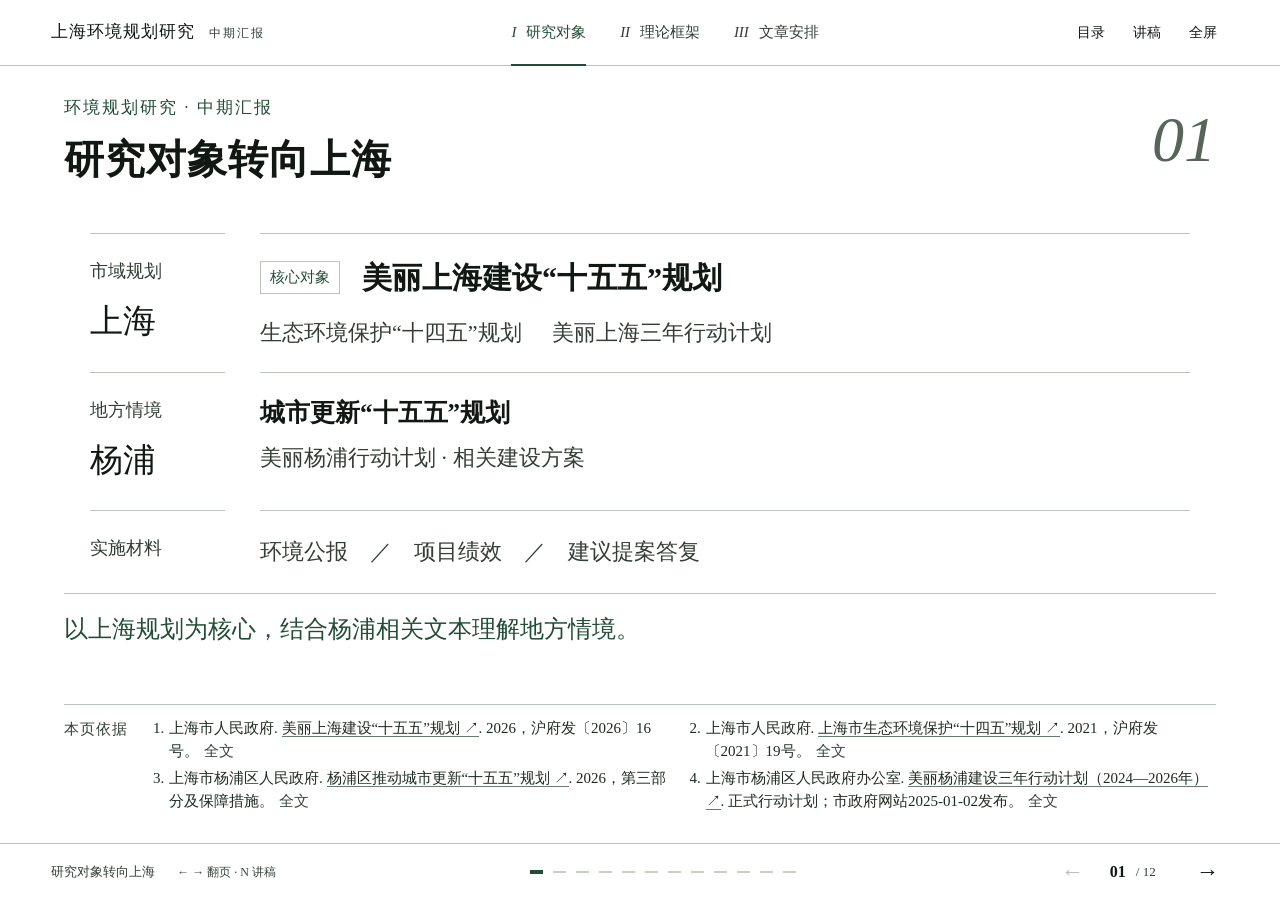
<file: index.html>
<!doctype html><html lang="zh-CN"><head><meta charset="utf-8"><meta name="viewport" content="width=device-width,initial-scale=1"><title>上海环境规划研究｜中期汇报</title><script>location.replace('shanghai/index.html'+location.search+location.hash)</script><meta http-equiv="refresh" content="0;url=shanghai/index.html"></head><body><a href="shanghai/index.html">进入上海环境规划研究中期汇报</a> · <a href="nanshan.html">此前南山汇报</a></body></html>
</file>
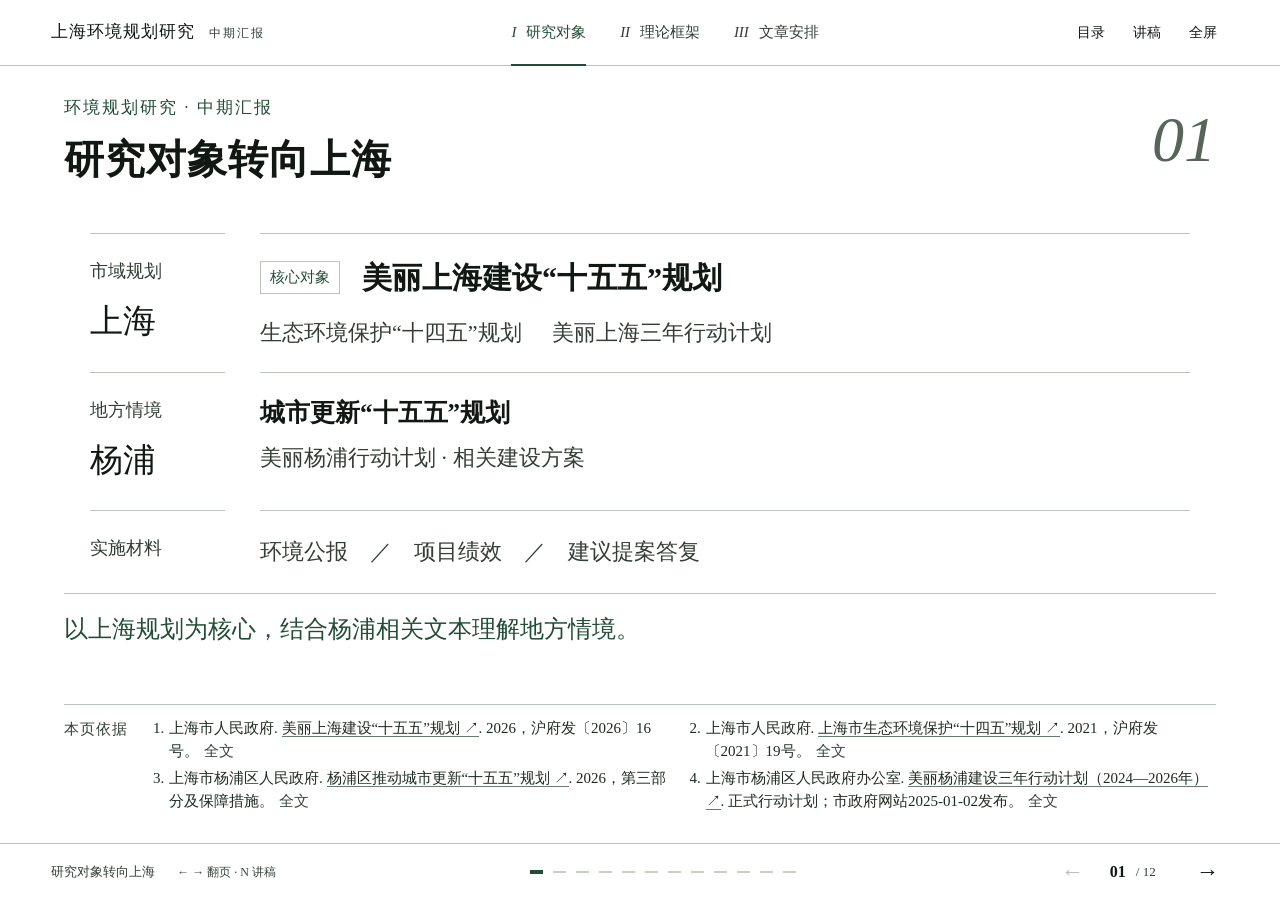
<file: shanghai/index.html>
<!doctype html>
<html lang="zh-CN"><head><meta charset="utf-8"><meta name="viewport" content="width=device-width,initial-scale=1"><meta name="description" content="上海环境规划研究中期汇报：研究对象、规划作用分析框架与文章安排。"><meta name="color-scheme" content="light"><link rel="icon" href="data:,"><title>上海环境规划研究｜中期汇报</title><link rel="stylesheet" href="style.css?v=20261118r2"></head>
<body><a class="skip-link" href="#main">跳到演示内容</a>
<header class="topbar"><a class="brand" href="#1">上海环境规划研究<span>中期汇报</span></a><nav class="chapter-nav" aria-label="汇报部分"><button data-chapter="0"><span>I</span> 研究对象</button><button data-chapter="1"><span>II</span> 理论框架</button><button data-chapter="2"><span>III</span> 文章安排</button></nav><div class="utilities"><button id="tocButton" aria-label="打开页面目录">目录</button><button id="noteButton" aria-label="打开本页讲稿">讲稿</button><button id="fullButton" aria-label="切换全屏">全屏</button></div></header>
<main id="main" tabindex="-1"></main>
<footer class="navigation"><div class="nav-left"><span id="chapterName"></span><span class="keyboard-hint">← → 翻页 · N 讲稿</span></div><div class="page-dots" id="dots" aria-label="页面导航"></div><div class="nav-controls"><button id="prev" aria-label="上一页">←</button><span id="counter" aria-live="polite"></span><button id="next" aria-label="下一页">→</button></div></footer>
<dialog id="notesDialog" class="notes-dialog"><div class="dialog-head"><div><span class="eyebrow" id="notePage"></span><h2 id="noteTitle"></h2></div><button data-close aria-label="关闭讲稿">关闭 ×</button></div><div id="noteContent" class="note-content"></div><div class="note-links"><a href="notes.html" target="_blank" rel="noopener">完整讲稿 ↗</a><a href="讲稿.md" download>下载 Markdown</a></div></dialog>
<dialog id="tocDialog" class="toc-dialog"><div class="dialog-head"><h2>汇报目录</h2><button data-close aria-label="关闭目录">关闭 ×</button></div><div id="tocItems"></div><div class="note-links"><a href="notes.html">完整讲稿 ↗</a><a href="../nanshan.html">此前南山汇报 ↗</a></div></dialog>
<dialog id="frameworkDialog" style="position:fixed;inset:0;margin:0;padding:0;border:0;width:100vw;max-width:none;height:100dvh;max-height:none;overflow:hidden"><iframe id="frameworkFrame" title="框架图全屏查看" allow="fullscreen" style="display:block;width:100%;height:100%;border:0"></iframe></dialog>
<script>
const slides=[{"chapter": 0, "title": "研究对象转向上海", "deck": "环境规划研究 · 中期汇报", "body": "\n<div class=\"material-map\"><div class=\"map-label\">市域规划<span>上海<\/span><\/div><div class=\"map-docs\"><div class=\"primary-doc\"><small>核心对象<\/small><h3>美丽上海建设“十五五”规划<\/h3><\/div><div class=\"doc-pair\"><span>生态环境保护“十四五”规划<\/span><span>美丽上海三年行动计划<\/span><\/div><\/div><div class=\"map-label\">地方情境<span>杨浦<\/span><\/div><div class=\"map-docs\"><h3>城市更新“十五五”规划<\/h3><p>美丽杨浦行动计划 · 相关建设方案<\/p><\/div><div class=\"map-label last\">实施材料<\/div><div class=\"map-docs last\"><p>环境公报　／　项目绩效　／　建议提案答复<\/p><\/div><\/div><p class=\"closing\">以上海规划为核心，结合杨浦相关文本理解地方情境。<\/p>", "note": "老师好。这次汇报主要介绍三个方面的进展：研究对象转向上海，规划理论框架的完善，以及文章的初步安排。\n\n现在主要研究《美丽上海建设“十五五”规划》。同时，我希望进一步结合杨浦的一些具体任务。杨浦离我们比较近，滨水空间、社区环境和城市更新都能在日常生活中接触到，相关规划可以帮助理解市域目标在地方层面的表达。\n\n目前收集的资料分成三个层次。第一层是上海市的规划和行动计划，用来理解总体目标及其变化。第二层是杨浦的城市更新规划和美丽建设相关文件，用来寻找具体任务。第三层是环境公报、项目绩效和建议提案答复，用来了解实施情况和实际问题。后面的分析会沿着具体任务，把这些材料联系起来。", "refs": [["s15", "全文"], ["s14", "全文"], ["yang", "全文"], ["yact", "全文"]], "cls": "", "citations": "<section class=\"page-sources\" aria-label=\"本页引用\"><div class=\"sources-label\">本页依据<\/div><ol><li><span>上海市人民政府.<\/span> <a href=\"https://www.shanghai.gov.cn/cmsres/70/7065921b1d0d41e5a661d9d580fee96b/15016b289b274acede3c83f797599f19.pdf\" target=\"_blank\" rel=\"noopener\">美丽上海建设“十五五”规划 ↗<\/a>. 2026，沪府发〔2026〕16号。<span class=\"ref-loc\">全文<\/span><\/li><li><span>上海市人民政府.<\/span> <a href=\"https://www.shanghai.gov.cn/cmsres/d3/d353ca821cbb41e89dd36062c0245e2b/b97fae2407e428add759fa5c7500fed2.pdf\" target=\"_blank\" rel=\"noopener\">上海市生态环境保护“十四五”规划 ↗<\/a>. 2021，沪府发〔2021〕19号。<span class=\"ref-loc\">全文<\/span><\/li><li><span>上海市杨浦区人民政府.<\/span> <a href=\"https://www.shyp.gov.cn/zhengwu/qfb-zfwj/2026/285/5444.html\" target=\"_blank\" rel=\"noopener\">杨浦区推动城市更新“十五五”规划 ↗<\/a>. 2026，第三部分及保障措施。<span class=\"ref-loc\">全文<\/span><\/li><li><span>上海市杨浦区人民政府办公室.<\/span> <a href=\"https://www.shanghai.gov.cn/nw12344/20250102/f5d52f61f0514b8c87c23b5d4f98a1ab.html\" target=\"_blank\" rel=\"noopener\">美丽杨浦建设三年行动计划（2024—2026年） ↗<\/a>. 正式行动计划；市政府网站2025-01-02发布。<span class=\"ref-loc\">全文<\/span><\/li><\/ol><\/section>", "number": 1}, {"chapter": 0, "title": "“两新、四高、一底线”", "deck": "美丽上海建设“十五五”规划 · 全市尺度", "body": "\n<div class=\"plan-meta\"><span><strong>18<\/strong> 项主要指标<\/span><span>城市 · 乡村 · 园区 · 河口海岸<\/span><\/div>\n<div class=\"two-new\"><div><span>两新 / 01<\/span><p>美丽上海建设新格局<\/p><\/div><div><span>两新 / 02<\/span><p>长三角生态环境共保联治新突破<\/p><\/div><\/div>\n<div class=\"four-high\"><div><span>01<\/span><h3>高质量发展<\/h3><p>绿色低碳转型<\/p><\/div><div><span>02<\/span><h3>高水平保护<\/h3><p>全域系统治理<\/p><\/div><div class=\"focus\"><span>03<\/span><h3>高品质生活<\/h3><p>生态资源与生活福祉<\/p><\/div><div class=\"focus\"><span>04<\/span><h3>高效能治理<\/h3><p>改革创新与多元支撑<\/p><\/div><\/div><div class=\"baseline\"><span>一底线<\/span><strong>守牢生态安全底线<\/strong><span class=\"focus-caption\">研究关注：生活品质与治理效能的联系<\/span><\/div>", "note": "这份规划覆盖上海全市，包含中心城区，也包含乡村、产业园区和河口海岸。它把绿色转型、环境质量、人居品质、生态保护、风险防控和治理体系放在同一个整体中。\n\n官方解读将重点任务概括为“两新、四高、一底线”。两新强调全域美丽建设和长三角共保联治；四高分别是高质量发展、高水平保护、高品质生活和高效能治理；底线是生态安全。\n\n我最关注后两个高。高品质生活提出我们希望获得什么样的生态环境，高效能治理涉及怎样组织和支持这些要求的实现。发展和保护仍然是重要基础，文章准备把分析重心放在生活品质与治理条件之间的联系上。\n\n规划本身提供了不少可以分析的内容，包括目标指标、社区和生态空间安排、人才培训、科技转化、监测质量以及评估反馈。这些内容能够与后面介绍的理论框架结合。", "refs": [["s15", "PDF第2—3页及各任务章"], ["interpret", "“两新、四高、一底线”"]], "cls": "", "citations": "<section class=\"page-sources\" aria-label=\"本页引用\"><div class=\"sources-label\">本页依据<\/div><ol><li><span>上海市人民政府.<\/span> <a href=\"https://www.shanghai.gov.cn/cmsres/70/7065921b1d0d41e5a661d9d580fee96b/15016b289b274acede3c83f797599f19.pdf\" target=\"_blank\" rel=\"noopener\">美丽上海建设“十五五”规划 ↗<\/a>. 2026，沪府发〔2026〕16号。<span class=\"ref-loc\">PDF第2—3页及各任务章<\/span><\/li><li><span>上海市政府办公厅.<\/span> <a href=\"https://www.shanghai.gov.cn/wzjd/20260910/ba787b1750d84db38eda988675dc85b2.html\" target=\"_blank\" rel=\"noopener\">《美丽上海建设“十五五”规划》解读 ↗<\/a>. 2026-09-10。<span class=\"ref-loc\">“两新、四高、一底线”<\/span><\/li><\/ol><\/section>", "number": 2}, {"chapter": 0, "title": "从既有目标，走向更具体的要求", "deck": "“十四五” → 三年行动 → “十五五”", "body": "\n<div class=\"timeline\"><div><time>2021—2025<\/time><h3>生态环境保护<\/h3><p>绿色发展、生态服务<br>现代环境治理<\/p><\/div><div><time>2024—2026<\/time><h3>“十美”共建<\/h3><p>33项重点任务<br>连接两轮五年规划<\/p><\/div><div><time>2026—2030<\/time><h3>美丽上海建设<\/h3><p>全域协同、主要指标重组<br>生活场景与治理工具细化<\/p><\/div><\/div>\n<div class=\"compare-list\"><div><span>声环境<\/span><p>已有噪声治理任务 <b>→<\/b> 夜间达标率进入主要指标<\/p><\/div><div><span>生态空间<\/span><p>贯通与开放共享 <b>→<\/b> 24小时开放率等要求量化<\/p><\/div><div><span>治理能力<\/span><p>数字化与队伍建设 <b>→<\/b> 应用场景、培训与质量要求细化<\/p><\/div><\/div>\n", "note": "为了判断十五五的变化，我把十四五规划和2024至2026年行动计划放在一起比较。十四五已经提出生活品质、绿色更新、公众参与和现代环境治理。三年行动计划以“十美”组织33项任务，把许多要求进一步细化，也跨越了两轮五年规划。\n\n目前比较清楚的变化有三组。第一，噪声本来就有治理任务，十五五把声环境功能区夜间达标率列入主要指标。第二，生态空间原来已经强调开放共享，十五五进一步提出公园24小时开放率等要求。第三，数字治理和人才建设继续细化，出现了具体应用场景和监测质量要求。\n\n因此，文章准备追踪这些要求的延续和具体化，研究它们如何进入实施过程。", "refs": [["s14", "PDF第9、14、31、37—40页"], ["act", "总体要求与重点任务"], ["s15", "PDF第3、13、17—19页"]], "cls": "", "citations": "<section class=\"page-sources\" aria-label=\"本页引用\"><div class=\"sources-label\">本页依据<\/div><ol><li><span>上海市人民政府.<\/span> <a href=\"https://www.shanghai.gov.cn/cmsres/d3/d353ca821cbb41e89dd36062c0245e2b/b97fae2407e428add759fa5c7500fed2.pdf\" target=\"_blank\" rel=\"noopener\">上海市生态环境保护“十四五”规划 ↗<\/a>. 2021，沪府发〔2021〕19号。<span class=\"ref-loc\">PDF第9、14、31、37—40页<\/span><\/li><li><span>上海市人民政府办公厅.<\/span> <a href=\"https://www.shanghai.gov.cn/cmsres/b0/b0a33eaa837443ccb487685de17789d8/151fce8db603f025c0ba158beac8000c.pdf\" target=\"_blank\" rel=\"noopener\">美丽上海建设三年行动计划（2024—2026年） ↗<\/a>. 2024，沪府办发〔2024〕16号。<span class=\"ref-loc\">总体要求与重点任务<\/span><\/li><li><span>上海市人民政府.<\/span> <a href=\"https://www.shanghai.gov.cn/cmsres/70/7065921b1d0d41e5a661d9d580fee96b/15016b289b274acede3c83f797599f19.pdf\" target=\"_blank\" rel=\"noopener\">美丽上海建设“十五五”规划 ↗<\/a>. 2026，沪府发〔2026〕16号。<span class=\"ref-loc\">PDF第3、13、17—19页<\/span><\/li><\/ol><\/section>", "number": 3}, {"chapter": 0, "title": "杨浦相关材料", "deck": "地方材料如何进入研究", "body": "\n<div class=\"columns three\"><article class=\"column\"><span class=\"ordinal\">01<\/span><h3>城市更新规划<\/h3><p>生态治理、滨水空间<br>完整社区、数智绿建<\/p><\/article><article class=\"column\"><span class=\"ordinal\">02<\/span><h3>美丽杨浦行动<\/h3><p>地方生态环境任务<br>部门协作与阶段安排<\/p><\/article><article class=\"column\"><span class=\"ordinal\">03<\/span><h3>实施过程材料<\/h3><p>项目绩效、提案答复<br>人员、维护与反馈记录<\/p><\/article><\/div>\n<div class=\"yangpu-scene\"><span class=\"scene-label\">相关任务情境<\/span><strong>滨水空间<\/strong><span>—<\/span><strong>社区环境<\/strong><span>—<\/span><strong>生态空间开放<\/strong><\/div>\n<p class=\"closing\">把市域目标放到具体场景中，追踪任务、主体和运行条件。<\/p>", "note": "杨浦材料主要承担把总体问题落到具体场景中的作用。\n\n城市更新十五五规划中，生态治理、滨水开放空间、完整社区、公园环境和数智绿建都有相应部署。例如，滨水空间既涉及生态环境，也涉及慢行、公共活动和日常管理；社区更新则把住房、服务、公共空间和绿色运行组织在一起。\n\n美丽杨浦三年行动计划可以补充地方生态环境任务。另有一份全面推进美丽杨浦建设行动方案，当前取得的是送审稿，引用时会保留版本说明。\n\n公报、项目绩效和提案答复提供另一类信息：谁在实施，投入了什么，运行中遇到了哪些问题，公众意见怎样处理。这些公开材料可以帮助理解规划中任务安排的具体含义。上海和杨浦两份规划之间的具体联系，也会在任务层面逐项核对。", "refs": [["yang", "第三部分：重点任务"], ["yact", "地方任务与实施安排"], ["ydraft", "送审稿"], ["proposal", "开放空间管理相关内容"]], "cls": "", "citations": "<section class=\"page-sources\" aria-label=\"本页引用\"><div class=\"sources-label\">本页依据<\/div><ol><li><span>上海市杨浦区人民政府.<\/span> <a href=\"https://www.shyp.gov.cn/zhengwu/qfb-zfwj/2026/285/5444.html\" target=\"_blank\" rel=\"noopener\">杨浦区推动城市更新“十五五”规划 ↗<\/a>. 2026，第三部分及保障措施。<span class=\"ref-loc\">第三部分：重点任务<\/span><\/li><li><span>上海市杨浦区人民政府办公室.<\/span> <a href=\"https://www.shanghai.gov.cn/nw12344/20250102/f5d52f61f0514b8c87c23b5d4f98a1ab.html\" target=\"_blank\" rel=\"noopener\">美丽杨浦建设三年行动计划（2024—2026年） ↗<\/a>. 正式行动计划；市政府网站2025-01-02发布。<span class=\"ref-loc\">地方任务与实施安排<\/span><\/li><li><span>杨浦区.<\/span> <a href=\"https://www.shyp.gov.cn/zhengwu/zwgk-zdjc2024/2025/219/bc94d453015bc206e88c53de58582af9/7cf9d7de5ee54649bf45358f429a8e64.pdf\" target=\"_blank\" rel=\"noopener\">全面推进美丽杨浦建设行动方案 ↗<\/a>. 送审稿，版本以公开材料标注为准。<span class=\"ref-loc\">送审稿<\/span><\/li><li><span>杨浦区相关部门.<\/span> <a href=\"https://www.shyp.gov.cn/oarest9/epointtemp/xxgkfile/data/nfsshare/BigFileUpLoadStorage/temp/2024-04-02/7eb2bf90-f38a-4c44-a05e-e6f58e077163/%E6%AD%A3%E5%BC%8F%E7%A8%BF.pdf\" target=\"_blank\" rel=\"noopener\">区政协0276号提案会办意见 ↗<\/a>. 2024，开放空间管理、人员与培训相关内容。<span class=\"ref-loc\">开放空间管理相关内容<\/span><\/li><\/ol><\/section>", "number": 4}, {"chapter": 1, "title": "规划怎样进入行动？", "deck": "从文本内容，进入规划作用过程", "body": "\n<div class=\"question-lead\">目标与指标提出之后，<br><em>行动需要怎样的条件？<\/em><\/div>\n<div class=\"process-band\"><div><small>规划表达<\/small><strong>提出要求<\/strong><\/div><i>→<\/i><div><small>空间 · 时间 · 关系<\/small><strong>组织任务<\/strong><\/div><i>→<\/i><div><small>主体条件与互动<\/small><strong>形成行动<\/strong><\/div><i>→<\/i><div><small>环境与生活<\/small><strong>观察结果<\/strong><\/div><\/div>\n<div class=\"feedback-line\">监测 · 执行信息 · 公众表达 <span>↶ 进入评价与调整<\/span><\/div>", "note": "接下来介绍理论框架。上次老师指出，可以围绕一个规划作用的总体框架来组织文章。我回去以后，重点梳理了规划实施、时空行为、主体互动和能力方面的研究。\n\n上海材料中可以看到，规划既提出目标，也安排空间、任务、部门协作、人才与科技支持，最后还有评估和公众反馈。把这些内容联系起来，就会遇到一个核心问题：目标提出之后，行动需要怎样的条件？\n\n我目前的理解是，可以先辨认规划表达了什么，再看任务怎样在空间、时间和关系上组织，以及主体是否具备相应的认识、意愿、能力和资源。随后，观察行动作用于哪些对象、产生什么结果，最后通过评价反馈进入下一轮调整。\n\n这页展示的是阅读规划的基本线索。后面的完整框架会进一步区分这些内容，并画出相互作用的关系。", "refs": [["hers", "规划意图、治理与土地变化的关系"], ["bao", "时间性、空间性、复杂性及制度—行动关系"]], "cls": "", "citations": "<section class=\"page-sources\" aria-label=\"本页引用\"><div class=\"sources-label\">本页依据<\/div><ol><li><span>Hersperger, A. M., et al..<\/span> <a href=\"https://doi.org/10.1016/j.gloenvcha.2018.05.001\" target=\"_blank\" rel=\"noopener\">Urban land-use change: The role of strategic spatial planning ↗<\/a>. Global Environmental Change, 2018, 51: 32–42；DOI: 10.1016/j.gloenvcha.2018.05.001。<span class=\"ref-loc\">规划意图、治理与土地变化的关系<\/span><\/li><li><span>包存宽.<\/span> <a href=\"https://doi.org/10.16619/j.cnki.rmltxsqy.2023.02.009\" target=\"_blank\" rel=\"noopener\">基于场域优化管控的风险治理新范式 ↗<\/a>. 人民论坛·学术前沿，2023（2）；DOI: 10.16619/j.cnki.rmltxsqy.2023.02.009。<span class=\"ref-loc\">时间性、空间性、复杂性及制度—行动关系<\/span><\/li><\/ol><\/section>", "number": 5}, {"chapter": 1, "title": "三组文献", "deck": "理论框架的主要依据", "body": "\n<div class=\"literature-rows\"><article><div class=\"lit-index\">01<\/div><div><h3>规划如何组织时空关系<\/h3><p>包存宽（2023） · 王德、胡杨（2022）<\/p><\/div><div class=\"lit-insight\">活动有空间联系，也有日常节律与实施周期。<\/div><\/article><article><div class=\"lit-index\">02<\/div><div><h3>主体为什么行动、能否行动<\/h3><p>Bressers（2009） · Wu et al.（2015）<\/p><\/div><div class=\"lit-insight\">认知与动机影响选择，能力、权限和资源支持行动。<\/div><\/article><article><div class=\"lit-index\">03<\/div><div><h3>需求怎样进入实施与调整<\/h3><p>谌丽等（2025）<\/p><\/div><div class=\"lit-insight\">公众信息经过分析、决策与反馈，形成行动依据。<\/div><\/article><\/div>\n<p class=\"small-observation\">据此综合形成分析框架：时空关系、主体条件与评价反馈相互联系。<\/p>", "note": "这里选了三组与框架最直接相关的文献。\n\n第一组帮助我理解规划的调控维度。包老师关于场域的文章讨论了时间性、空间性和复杂性，以及制度和行动的关系。王德、胡杨的时空行为规划研究，把空间、时间和行为联系起来。我结合老师的指导，把这一层组织为空间组织、时间统筹和关系协调，关注活动在哪里、何时发生，以及不同主体和任务怎样相互关联。\n\n第二组帮助我理解主体条件。Bressers的情境互动分析关注主体的认知、动机、能力与权力。Wu等人的政策能力研究进一步区分分析、运作和政治能力，以及个人、组织和系统层次。由此，我保留了理念与认知、动机与意愿、知识与能力、权限与资源四组观察内容。\n\n第三组是谌丽等关于数字化公众参与和城市体检的研究。它把公众需求、数据分析、更新行动和反馈联系起来，也启发我关注：信息被收集之后，怎样进入实际决策。\n\n这些研究分别帮助我解释框架中的不同联系，完整结构是结合研究问题作出的综合。", "refs": [["bao", "理论理解"], ["wang", "第2节及图3"], ["bressers", "第5节与主体互动图"], ["wu", "能力类型与层次"], ["chen", "第2、5节"]], "cls": "literature-slide", "citations": "<section class=\"page-sources\" aria-label=\"本页引用\"><div class=\"sources-label\">本页依据<\/div><ol><li><span>包存宽.<\/span> <a href=\"https://doi.org/10.16619/j.cnki.rmltxsqy.2023.02.009\" target=\"_blank\" rel=\"noopener\">基于场域优化管控的风险治理新范式 ↗<\/a>. 人民论坛·学术前沿，2023（2）；DOI: 10.16619/j.cnki.rmltxsqy.2023.02.009。<span class=\"ref-loc\">理论理解<\/span><\/li><li><span>王德，胡杨.<\/span> <a href=\"https://doi.org/10.16361/j.upf.202201006\" target=\"_blank\" rel=\"noopener\">城市时空行为规划：概念、框架与展望 ↗<\/a>. 城市规划学刊，2022（1）：44–50；DOI: 10.16361/j.upf.202201006。<span class=\"ref-loc\">第2节及图3<\/span><\/li><li><span>Bressers, H..<\/span> <a href=\"https://research.utwente.nl/en/publications/from-public-administration-to-policy-networks-contextual-interact/\" target=\"_blank\" rel=\"noopener\">From public administration to policy networks: Contextual interaction analysis ↗<\/a>. In Rediscovering Public Law and Public Administration in Comparative Policy Analysis, 2009: 123–142；专著章节。<span class=\"ref-loc\">第5节与主体互动图<\/span><\/li><li><span>Wu, X.; Ramesh, M.; Howlett, M..<\/span> <a href=\"https://doi.org/10.1016/j.polsoc.2015.09.001\" target=\"_blank\" rel=\"noopener\">Policy capacity: A conceptual framework for understanding policy competences and capabilities ↗<\/a>. Policy and Society, 2015, 34(3–4): 165–171；DOI: 10.1016/j.polsoc.2015.09.001。<span class=\"ref-loc\">能力类型与层次<\/span><\/li><li><span>谌丽，李杨，何炬.<\/span> <a href=\"https://doi.org/10.11821/dlyj020240888\" target=\"_blank\" rel=\"noopener\">数字化公众参与在城市体检中的理论与实践探索 ↗<\/a>. 地理研究，2025，44（5）：1189–1206；DOI: 10.11821/dlyj020240888。<span class=\"ref-loc\">第2、5节<\/span><\/li><\/ol><\/section>", "number": 6}, {"chapter": 1, "title": "环境规划作用分析框架", "deck": "从规划表达，到行动条件与评价反馈", "body": "\n<div class=\"framework-tools\"><div class=\"focus-buttons\" aria-label=\"框架阅读顺序\"><button class=\"selected\" data-focus=\"all\">完整框架<\/button><button data-focus=\"path\">作用过程<\/button><button data-focus=\"actor\">主体条件<\/button><button data-focus=\"feedback\">评价反馈<\/button><\/div><a id=\"openFramework\" href=\"framework.html\" target=\"_blank\" rel=\"noopener\">全屏放大框架 ↗<\/a><\/div>\n<div class=\"framework-scroll\"><div class=\"framework-canvas\"><svg xmlns=\"http://www.w3.org/2000/svg\" width=\"1520\" height=\"665\" viewBox=\"40 140 1520 665\"><title>环境规划作用分析框架 V5<\/title><defs><marker id=\"a\" viewBox=\"0 0 10 10\" refX=\"9\" refY=\"5\" markerWidth=\"6\" markerHeight=\"6\" orient=\"auto-start-reverse\"><path d=\"M0 0L10 5L0 10Z\" fill=\"#454545\"/><\/marker><\/defs><rect width=\"1520\" height=\"665\" fill=\"white\"/><g fill=\"#222\" font-family=\"Times New Roman, Songti SC, SimSun, serif\">\n<text x=\"800\" y=\"52\" text-anchor=\"middle\" font-size=\"32\" font-weight=\"600\">环境规划作用分析框架<\/text>\n<text x=\"800\" y=\"97\" text-anchor=\"middle\" font-size=\"23\" font-weight=\"400\">高质量发展  ·  高水平保护  ·  高品质生活  ·  高效能治理<\/text>\n<path d=\"M 65 123 H 1535\" fill=\"none\" stroke=\"#555\" stroke-width=\"1.7\"/>\n<text x=\"190\" y=\"265\" text-anchor=\"middle\" font-size=\"26\" font-weight=\"600\">规划表达<\/text>\n<rect x=\"70\" y=\"305\" width=\"240\" height=\"190\" rx=\"8\" fill=\"white\" stroke=\"#555\" stroke-width=\"1.5\"/>\n<text x=\"190\" y=\"350\" text-anchor=\"middle\" font-size=\"24\" font-weight=\"400\">理念与原则<\/text>\n<text x=\"190\" y=\"400\" text-anchor=\"middle\" font-size=\"24\" font-weight=\"400\">目标与指标<\/text>\n<text x=\"190\" y=\"450\" text-anchor=\"middle\" font-size=\"24\" font-weight=\"400\">实施安排<\/text>\n<text x=\"550\" y=\"205\" text-anchor=\"middle\" font-size=\"26\" font-weight=\"600\">规划调控维度<\/text>\n<rect x=\"350\" y=\"235\" width=\"400\" height=\"325\" rx=\"8\" fill=\"#fafafa\" stroke=\"#b7b7b7\" stroke-width=\"1.5\"/>\n<path d=\"M 519 352 L 467 424\" fill=\"none\" stroke=\"#555\" stroke-width=\"1.7\" marker-end=\"url(#a)\" marker-start=\"url(#a)\"/>\n<path d=\"M 581 352 L 633 424\" fill=\"none\" stroke=\"#555\" stroke-width=\"1.7\" marker-end=\"url(#a)\" marker-start=\"url(#a)\"/>\n<path d=\"M 495 475 L 605 475\" fill=\"none\" stroke=\"#555\" stroke-width=\"1.7\" marker-end=\"url(#a)\" marker-start=\"url(#a)\"/>\n<circle cx=\"550\" cy=\"300\" r=\"60\" fill=\"white\" stroke=\"#555\" stroke-width=\"1.5\"/>\n<text x=\"550\" y=\"308\" text-anchor=\"middle\" font-size=\"22\" font-weight=\"600\">空间组织<\/text>\n<circle cx=\"435\" cy=\"475\" r=\"60\" fill=\"white\" stroke=\"#555\" stroke-width=\"1.5\"/>\n<text x=\"435\" y=\"483\" text-anchor=\"middle\" font-size=\"22\" font-weight=\"600\">时间统筹<\/text>\n<circle cx=\"665\" cy=\"475\" r=\"60\" fill=\"white\" stroke=\"#555\" stroke-width=\"1.5\"/>\n<text x=\"665\" y=\"483\" text-anchor=\"middle\" font-size=\"22\" font-weight=\"600\">关系协调<\/text>\n<text x=\"1020\" y=\"205\" text-anchor=\"middle\" font-size=\"26\" font-weight=\"600\">规划作用过程<\/text>\n<rect x=\"810\" y=\"235\" width=\"420\" height=\"325\" rx=\"8\" fill=\"#fafafa\" stroke=\"#b7b7b7\" stroke-width=\"1.5\"/>\n<rect x=\"835\" y=\"270\" width=\"370\" height=\"140\" rx=\"8\" fill=\"white\" stroke=\"#555\" stroke-width=\"1.5\"/>\n<text x=\"1020\" y=\"304\" text-anchor=\"middle\" font-size=\"24\" font-weight=\"600\">主体条件<\/text>\n<text x=\"930\" y=\"348\" text-anchor=\"middle\" font-size=\"21\" font-weight=\"400\">理念与认知<\/text>\n<text x=\"1110\" y=\"348\" text-anchor=\"middle\" font-size=\"21\" font-weight=\"400\">动机与意愿<\/text>\n<text x=\"930\" y=\"385\" text-anchor=\"middle\" font-size=\"21\" font-weight=\"400\">知识与能力<\/text>\n<text x=\"1110\" y=\"385\" text-anchor=\"middle\" font-size=\"21\" font-weight=\"400\">权限与资源<\/text>\n<rect x=\"835\" y=\"455\" width=\"150\" height=\"70\" rx=\"8\" fill=\"white\" stroke=\"#555\" stroke-width=\"1.5\"/>\n<text x=\"910\" y=\"498\" text-anchor=\"middle\" font-size=\"24\" font-weight=\"600\">行动<\/text>\n<rect x=\"1045\" y=\"455\" width=\"160\" height=\"70\" rx=\"8\" fill=\"white\" stroke=\"#555\" stroke-width=\"1.5\"/>\n<text x=\"1125\" y=\"498\" text-anchor=\"middle\" font-size=\"24\" font-weight=\"600\">作用对象<\/text>\n<path d=\"M 910 410 V 455\" fill=\"none\" stroke=\"#555\" stroke-width=\"1.7\" marker-end=\"url(#a)\"/>\n<path d=\"M 985 490 H 1045\" fill=\"none\" stroke=\"#555\" stroke-width=\"1.7\" marker-end=\"url(#a)\" marker-start=\"url(#a)\"/>\n<text x=\"1440\" y=\"265\" text-anchor=\"middle\" font-size=\"26\" font-weight=\"600\">实施结果<\/text>\n<rect x=\"1340\" y=\"305\" width=\"200\" height=\"190\" rx=\"8\" fill=\"white\" stroke=\"#555\" stroke-width=\"1.5\"/>\n<text x=\"1440\" y=\"350\" text-anchor=\"middle\" font-size=\"22\" font-weight=\"400\">任务完成情况<\/text>\n<text x=\"1440\" y=\"400\" text-anchor=\"middle\" font-size=\"22\" font-weight=\"400\">环境与生态变化<\/text>\n<text x=\"1440\" y=\"450\" text-anchor=\"middle\" font-size=\"22\" font-weight=\"400\">发展与生活影响<\/text>\n<path d=\"M 310 400 H 350\" fill=\"none\" stroke=\"#555\" stroke-width=\"1.7\"/>\n<path d=\"M 750 400 H 810\" fill=\"none\" stroke=\"#555\" stroke-width=\"1.7\" marker-end=\"url(#a)\"/>\n<path d=\"M 1230 400 H 1340\" fill=\"none\" stroke=\"#555\" stroke-width=\"1.7\" marker-end=\"url(#a)\"/>\n<path d=\"M 90 305 V 160 H 1170 V 270\" fill=\"none\" stroke=\"#555\" stroke-width=\"1.7\" marker-end=\"url(#a)\"/>\n<text x=\"605\" y=\"151\" text-anchor=\"middle\" font-size=\"18\" font-weight=\"400\">直接作用<\/text>\n<rect x=\"610\" y=\"665\" width=\"500\" height=\"90\" rx=\"8\" fill=\"white\" stroke=\"#555\" stroke-width=\"1.5\"/>\n<text x=\"860\" y=\"702\" text-anchor=\"middle\" font-size=\"25\" font-weight=\"600\">监测 · 评价 · 反馈<\/text>\n<text x=\"860\" y=\"735\" text-anchor=\"middle\" font-size=\"19\" font-weight=\"400\">监测结果　执行信息　公众表达<\/text>\n<path d=\"M 1440 495 V 710 H 1110\" fill=\"none\" stroke=\"#555\" stroke-width=\"1.7\" marker-end=\"url(#a)\"/>\n<path d=\"M 860 665 V 610\" fill=\"none\" stroke=\"#555\" stroke-width=\"1.7\" stroke-dasharray=\"6 5\"/>\n<path d=\"M 190 610 H 1020\" fill=\"none\" stroke=\"#555\" stroke-width=\"1.7\" stroke-dasharray=\"6 5\"/>\n<path d=\"M 190 610 V 495\" fill=\"none\" stroke=\"#555\" stroke-width=\"1.7\" stroke-dasharray=\"6 5\" marker-end=\"url(#a)\"/>\n<path d=\"M 550 610 V 560\" fill=\"none\" stroke=\"#555\" stroke-width=\"1.7\" stroke-dasharray=\"6 5\" marker-end=\"url(#a)\"/>\n<path d=\"M 1020 610 V 560\" fill=\"none\" stroke=\"#555\" stroke-width=\"1.7\" stroke-dasharray=\"6 5\" marker-end=\"url(#a)\"/>\n<text x=\"720\" y=\"599\" text-anchor=\"middle\" font-size=\"18\" font-weight=\"400\">反馈调整<\/text>\n<path d=\"M 290 495 V 795 H 860 V 755\" fill=\"none\" stroke=\"#555\" stroke-width=\"1.7\" marker-end=\"url(#a)\"/>\n<text x=\"475\" y=\"786\" text-anchor=\"middle\" font-size=\"18\" font-weight=\"400\">目标对照<\/text>\n<text x=\"800\" y=\"838\" text-anchor=\"middle\" font-size=\"16\" font-weight=\"400\">V5 · 理论框架讨论稿<\/text>\n<\/g><rect class=\"focus-mask actor-mask\" x=\"815\" y=\"242\" width=\"410\" height=\"305\" fill=\"none\" stroke=\"#557565\" stroke-width=\"3\" rx=\"10\"/><path class=\"focus-mask feedback-mask\" d=\"M160 575H1125V815H270V495\" fill=\"none\" stroke=\"#557565\" stroke-width=\"3\" stroke-dasharray=\"8 8\"/><path class=\"focus-mask path-mask\" d=\"M70 225H1535V565H70Z\" fill=\"none\" stroke=\"#557565\" stroke-width=\"3\" stroke-dasharray=\"8 8\"/><\/svg><\/div><\/div><p class=\"framework-caption\" id=\"frameworkCaption\">规划表达提出要求；调控维度组织条件；主体行动作用于对象；评价反馈支持调整。<\/p>", "note": "这就是目前整理出的完整框架。\n\n第一框是规划表达，包括理念与原则、目标与指标、实施安排。它们共同说明规划追求什么、怎样组织落实。\n\n第二框是规划调控维度，用三角结构表示空间组织、时间统筹和关系协调。三者经常同时发生作用。比如开放空间的使用既涉及位置和连通，也涉及开放与维护时间，还涉及管理者、使用者和周边居民之间的关系。\n\n第三框是规划作用过程，包含主体条件、行动和作用对象。这里尤其关注主体是否理解任务、愿意投入、具备知识能力，并拥有相应权限和资源。规划中的培训、责任配置和支持政策也可以直接影响主体条件，所以保留了上方的直接作用路径。\n\n右侧把实施结果分为任务完成情况、环境与生态变化、发展与生活影响。下方通过目标对照，结合监测结果、执行信息和公众表达开展评价。反馈可以调整规划表达，也可以调整空间、时间和关系安排，以及主体行动的条件。\n\n下一步会用上海的具体任务，逐项分析这些联系。", "refs": [["hers", "规划作用过程"], ["bressers", "主体条件与互动"], ["wang", "时空行为联系"], ["chen", "公众信息与评价反馈"]], "cls": "framework-slide", "citations": "<section class=\"page-sources\" aria-label=\"本页引用\"><div class=\"sources-label\">本页依据<\/div><ol><li><span>Hersperger, A. M., et al..<\/span> <a href=\"https://doi.org/10.1016/j.gloenvcha.2018.05.001\" target=\"_blank\" rel=\"noopener\">Urban land-use change: The role of strategic spatial planning ↗<\/a>. Global Environmental Change, 2018, 51: 32–42；DOI: 10.1016/j.gloenvcha.2018.05.001。<span class=\"ref-loc\">规划作用过程<\/span><\/li><li><span>Bressers, H..<\/span> <a href=\"https://research.utwente.nl/en/publications/from-public-administration-to-policy-networks-contextual-interact/\" target=\"_blank\" rel=\"noopener\">From public administration to policy networks: Contextual interaction analysis ↗<\/a>. In Rediscovering Public Law and Public Administration in Comparative Policy Analysis, 2009: 123–142；专著章节。<span class=\"ref-loc\">主体条件与互动<\/span><\/li><li><span>王德，胡杨.<\/span> <a href=\"https://doi.org/10.16361/j.upf.202201006\" target=\"_blank\" rel=\"noopener\">城市时空行为规划：概念、框架与展望 ↗<\/a>. 城市规划学刊，2022（1）：44–50；DOI: 10.16361/j.upf.202201006。<span class=\"ref-loc\">时空行为联系<\/span><\/li><li><span>谌丽，李杨，何炬.<\/span> <a href=\"https://doi.org/10.11821/dlyj020240888\" target=\"_blank\" rel=\"noopener\">数字化公众参与在城市体检中的理论与实践探索 ↗<\/a>. 地理研究，2025，44（5）：1189–1206；DOI: 10.11821/dlyj020240888。<span class=\"ref-loc\">公众信息与评价反馈<\/span><\/li><\/ol><\/section>", "number": 7}, {"chapter": 1, "title": "用“生态空间开放共享”试读框架", "deck": "任务示例 · 美丽上海规划PDF第13页", "body": "\n<div class=\"example-target\"><span>规划中的明确要求<\/span><strong>公园24小时开放率提高到90%以上<\/strong><p>推进单位附属绿色空间开放共享<\/p><\/div>\n<div class=\"columns three example-columns\"><article class=\"column\"><span class=\"ordinal\">空间<\/span><h3>哪里开放<\/h3><p>入口、连通、服务范围<\/p><\/article><article class=\"column\"><span class=\"ordinal\">时间<\/span><h3>怎样持续使用<\/h3><p>开放时段、养护周期<\/p><\/article><article class=\"column\"><span class=\"ordinal\">关系<\/span><h3>谁共同参与<\/h3><p>管理单位、使用者、周边居民<\/p><\/article><\/div>\n<div class=\"example-bottom\"><div><small>进一步追踪主体条件<\/small><p>管理权限 · 维护人员 · 专业支持 · 经费来源<\/p><\/div><div><small>评价观察<\/small><p>开放完成 → 使用与环境变化 → 居民反馈<\/p><\/div><\/div>", "note": "这页用生态空间开放共享做一个试读。规划提出公园24小时开放率提高到90%以上，并进一步推动单位附属绿色空间开放共享。\n\n先看空间组织：开放哪些地方，入口和通行怎样安排，服务范围是什么。再看时间统筹：开放时段如何覆盖居民活动，日常养护和夜间管理怎样衔接。关系协调则涉及管理单位、使用者和周边居民，他们对公共使用、安全和安静可能有不同考虑。\n\n继续向下，就需要追踪主体条件：谁有权决定开放规则，谁承担维护，人员和经费如何安排，是否有专业支持。评价也可以分层观察，从开放任务是否完成，到使用和环境发生了什么变化，再到居民意见怎样进入管理调整。\n\n目前这项任务用于展示框架的用法。图中提出的人员、经费和使用情况，可以作为阅读相关规划和公开材料时的分析线索。", "refs": [["s15", "PDF第13页：建设生态宜居家园"], ["yang", "公园城市与完整社区相关任务"], ["proposal", "开放空间管理、人员与培训"]], "cls": "", "citations": "<section class=\"page-sources\" aria-label=\"本页引用\"><div class=\"sources-label\">本页依据<\/div><ol><li><span>上海市人民政府.<\/span> <a href=\"https://www.shanghai.gov.cn/cmsres/70/7065921b1d0d41e5a661d9d580fee96b/15016b289b274acede3c83f797599f19.pdf\" target=\"_blank\" rel=\"noopener\">美丽上海建设“十五五”规划 ↗<\/a>. 2026，沪府发〔2026〕16号。<span class=\"ref-loc\">PDF第13页：建设生态宜居家园<\/span><\/li><li><span>上海市杨浦区人民政府.<\/span> <a href=\"https://www.shyp.gov.cn/zhengwu/qfb-zfwj/2026/285/5444.html\" target=\"_blank\" rel=\"noopener\">杨浦区推动城市更新“十五五”规划 ↗<\/a>. 2026，第三部分及保障措施。<span class=\"ref-loc\">公园城市与完整社区相关任务<\/span><\/li><li><span>杨浦区相关部门.<\/span> <a href=\"https://www.shyp.gov.cn/oarest9/epointtemp/xxgkfile/data/nfsshare/BigFileUpLoadStorage/temp/2024-04-02/7eb2bf90-f38a-4c44-a05e-e6f58e077163/%E6%AD%A3%E5%BC%8F%E7%A8%BF.pdf\" target=\"_blank\" rel=\"noopener\">区政协0276号提案会办意见 ↗<\/a>. 2024，开放空间管理、人员与培训相关内容。<span class=\"ref-loc\">开放空间管理、人员与培训<\/span><\/li><\/ol><\/section>", "number": 8}, {"chapter": 2, "title": "生活品质要求，如何获得治理支持？", "deck": "初步研究构想", "body": "\n<p class=\"research-question\">在城市内涵式发展背景下，<br>上海环境规划如何回应高品质生活的生态环境需求，<br><em>并通过相应的治理安排推动其实现？<\/em><\/p>\n<div class=\"columns three research-questions\"><article class=\"column\"><span class=\"ordinal\">01<\/span><h3>需求进入规划<\/h3><p>怎样表达为目标、指标与任务？<\/p><\/article><article class=\"column\"><span class=\"ordinal\">02<\/span><h3>规划组织行动<\/h3><p>怎样形成主体行动的条件？<\/p><\/article><article class=\"column\"><span class=\"ordinal\">03<\/span><h3>评价支持调整<\/h3><p>怎样观察结果并回应反馈？<\/p><\/article><\/div><div class=\"context-strip\">城市内涵式发展 <span>／<\/span> 存量提质与持续运行 <span>／<\/span> 高品质生活 · 高效能治理<\/div>", "note": "基于前面的材料和框架，文章目前形成了这样一个初步构想：在城市内涵式发展背景下，上海环境规划如何回应高品质生活的生态环境需求，并通过相应的治理安排推动其实现？\n\n城市内涵式发展提供了研究情境。既有空间怎样更好地使用，设施怎样持续运行，不同功能和主体怎样协调，都与生活品质密切相关。国家十五五纲要和中央城市工作会议中的相关部署，也使这些问题更加突出。《国家发展规划法》和《生态环境法典》提供规划制度与生态环境治理的规范背景，正文会围绕具体问题使用相关条款。\n\n研究重点放在四高中的后两个高：生活品质说明要回应什么需要，治理效能要求我们分析实现这些目标的条件。\n\n具体分成三个问题。第一，生态环境需要怎样进入规划目标、指标与任务；第二，规划怎样组织行动，并支持主体具备相应条件；第三，怎样观察实施结果，让监测和公众反馈进入调整。这三个问题也构成文章的基本顺序。", "refs": [["national", "第三十一章"], ["city", "城市内涵式发展、治理投入与统筹协调"], ["ecode", "规划与生态环境分区管控"], ["plaw", "规划衔接、资源支持与监测评估"]], "cls": "", "citations": "<section class=\"page-sources\" aria-label=\"本页引用\"><div class=\"sources-label\">本页依据<\/div><ol><li><span>中华人民共和国.<\/span> <a href=\"https://www.moe.gov.cn/jyb_xwfb/xw_zt/moe_357/2026/2026_zt03/yw/202603/t20260314_1430877.html\" target=\"_blank\" rel=\"noopener\">国民经济和社会发展第十五个五年规划纲要 ↗<\/a>. 2026，第三十一章。<span class=\"ref-loc\">第三十一章<\/span><\/li><li><span>中央城市工作会议.<\/span> <a href=\"https://www.mee.gov.cn/ywdt/szyw/202507/t20250715_1123471.shtml\" target=\"_blank\" rel=\"noopener\">中央城市工作会议在北京举行 ↗<\/a>. 2025-07-15，新华社报道。<span class=\"ref-loc\">城市内涵式发展、治理投入与统筹协调<\/span><\/li><li><span>全国人民代表大会.<\/span> <a href=\"https://www.mee.gov.cn/ywgz/fgbz/fl/202603/t20260313_1146496.shtml\" target=\"_blank\" rel=\"noopener\">中华人民共和国生态环境法典 ↗<\/a>. 2026，第一编第三章。<span class=\"ref-loc\">规划与生态环境分区管控<\/span><\/li><li><span>全国人民代表大会.<\/span> <a href=\"https://qspfw.moe.gov.cn/html/sublaws/20260313/23924.html\" target=\"_blank\" rel=\"noopener\">中华人民共和国国家发展规划法 ↗<\/a>. 2026，第四条、第二十四条、第二十七至二十八条。<span class=\"ref-loc\">规划衔接、资源支持与监测评估<\/span><\/li><\/ol><\/section>", "number": 9}, {"chapter": 2, "title": "文章沿着问题展开", "deck": "预期章节安排", "body": "\n<div class=\"outline\"><div><span>01<\/span><h3>引言<\/h3><p>时代情境与研究问题<\/p><\/div><div><span>02<\/span><h3>理论基础与分析框架<\/h3><p>需求、主体条件与规划作用<\/p><\/div><div><span>03<\/span><h3>研究设计<\/h3><p>材料、任务选择与分析方法<\/p><\/div><div class=\"outline-main\"><span>04<\/span><h3>生活品质需求的表达与演变<\/h3><p>跨期比较目标、指标和任务<\/p><\/div><div class=\"outline-main\"><span>05<\/span><h3>行动组织与评价反馈<\/h3><p>空间时间关系、主体条件与调整<\/p><\/div><div><span>06<\/span><h3>讨论<\/h3><p>生活品质导向下的规划治理要求<\/p><\/div><div><span>07<\/span><h3>结论<\/h3><p>回应研究问题与后续研究<\/p><\/div><\/div>", "note": "文章准备按照这个顺序展开。\n\n引言提出问题，理论部分解释分析视角，研究设计交代材料和任务选择。正文重点是第四、第五章。\n\n第四章分析生活品质需求的表达与演变。通过十四五、三年行动和十五五的对读，辨认哪些要求延续下来，哪些变得更具体，再分析它们分别进入了什么指标和任务。\n\n第五章研究行动组织与评价反馈。选择几组具体任务，追踪空间、时间和关系安排怎样联系主体条件，以及实施结果如何被观察和反馈。最后的讨论，再从这些发现中提炼环境规划的治理要求。\n\n这个组织方式借鉴了几篇文章。谌丽等将理论框架接到参与方式、信息应用和反馈路径；张文忠从不同尺度的问题导向相应更新路径；田莉等通过主体关系和制度安排解释实施困难。我希望借鉴它们把理论与具体问题连接起来的写法，让正文分析成为文章的重心。", "refs": [["chen", "理论框架—实施方式—信息应用—反馈路径"], ["zhang", "尺度分析与更新路径"], ["tian", "理论逻辑、实施模式与案例分析"]], "cls": "", "citations": "<section class=\"page-sources\" aria-label=\"本页引用\"><div class=\"sources-label\">本页依据<\/div><ol><li><span>谌丽，李杨，何炬.<\/span> <a href=\"https://doi.org/10.11821/dlyj020240888\" target=\"_blank\" rel=\"noopener\">数字化公众参与在城市体检中的理论与实践探索 ↗<\/a>. 地理研究，2025，44（5）：1189–1206；DOI: 10.11821/dlyj020240888。<span class=\"ref-loc\">理论框架—实施方式—信息应用—反馈路径<\/span><\/li><li><span>张文忠.<\/span> <a href=\"https://doi.org/10.11821/dlyj020240909\" target=\"_blank\" rel=\"noopener\">基于多尺度城市体检的城市更新路径研究 ↗<\/a>. 地理研究，2025，44（5）：1175–1188；DOI: 10.11821/dlyj020240909。<span class=\"ref-loc\">尺度分析与更新路径<\/span><\/li><li><span>田莉，陶然，梁印龙.<\/span> <a href=\"https://upforum.wupen.org/Data/Download/816?type=z\" target=\"_blank\" rel=\"noopener\">城市更新困局下的实施模式转型：基于空间治理的视角 ↗<\/a>. 城市规划学刊，2020（3）：41–47。<span class=\"ref-loc\">理论逻辑、实施模式与案例分析<\/span><\/li><\/ol><\/section>", "number": 10}, {"chapter": 2, "title": "以理论框架分析规划文本", "deck": "研究方法与当前进展", "body": "\n<div class=\"status-row\"><span class=\"status-label\">已有基础<\/span><p>规划与政策材料　·　跨期对照　·　理论框架<\/p><\/div>\n<div class=\"work-flow\"><div><span>01<\/span><h3>比较规划表达<\/h3><p>生活品质要求怎样演变<\/p><\/div><i>→<\/i><div><span>02<\/span><h3>分析治理安排<\/h3><p>时空关系怎样联系主体条件<\/p><\/div><i>→<\/i><div><span>03<\/span><h3>讨论规划逻辑<\/h3><p>目标、行动与反馈怎样衔接<\/p><\/div><\/div>\n<div class=\"candidate-row\"><span>分析基础<\/span><p>上海规划文本为主<br>结合政策与理论文献<\/p><p class=\"candidate-aside\">杨浦相关文本与公开材料<br>作为理解具体安排的补充<\/p><\/div>\n<p class=\"closing\">当前重点：整理文本依据，形成理论分析与章节论证。<\/p>", "note": "目前已经收集了主要规划、政策文件和相关公开材料，做了十四五与十五五的初步对照，理论框架也形成了当前版本。\n\n文章可以先立足这些材料展开理论分析。第一步，比较生活品质要求在不同阶段怎样表达为目标、指标和任务。第二步，借助框架分析空间组织、时间统筹和关系协调，怎样联系主体条件及行动安排。第三步，讨论规划中的目标、行动与评价反馈如何衔接。\n\n上海规划文本是分析的主体，政策文件和理论文献共同提供解释依据。杨浦相关文本与公开材料，可以帮助理解某些具体安排在地方层面的表达。\n\n当前准备先把文本依据和理论解释组织起来，形成正文的章节论证。课程论文需要推进到什么深度，以及是否有必要进一步引入具体案例，希望听取老师的意见。", "refs": [["s15", "生活品质与现代环境治理相关任务"], ["s14", "跨期比较依据"], ["yang", "地方规划情境"]], "cls": "", "citations": "<section class=\"page-sources\" aria-label=\"本页引用\"><div class=\"sources-label\">本页依据<\/div><ol><li><span>上海市人民政府.<\/span> <a href=\"https://www.shanghai.gov.cn/cmsres/70/7065921b1d0d41e5a661d9d580fee96b/15016b289b274acede3c83f797599f19.pdf\" target=\"_blank\" rel=\"noopener\">美丽上海建设“十五五”规划 ↗<\/a>. 2026，沪府发〔2026〕16号。<span class=\"ref-loc\">生活品质与现代环境治理相关任务<\/span><\/li><li><span>上海市人民政府.<\/span> <a href=\"https://www.shanghai.gov.cn/cmsres/d3/d353ca821cbb41e89dd36062c0245e2b/b97fae2407e428add759fa5c7500fed2.pdf\" target=\"_blank\" rel=\"noopener\">上海市生态环境保护“十四五”规划 ↗<\/a>. 2021，沪府发〔2021〕19号。<span class=\"ref-loc\">跨期比较依据<\/span><\/li><li><span>上海市杨浦区人民政府.<\/span> <a href=\"https://www.shyp.gov.cn/zhengwu/qfb-zfwj/2026/285/5444.html\" target=\"_blank\" rel=\"noopener\">杨浦区推动城市更新“十五五”规划 ↗<\/a>. 2026，第三部分及保障措施。<span class=\"ref-loc\">地方规划情境<\/span><\/li><\/ol><\/section>", "number": 11}, {"chapter": 2, "title": "希望请老师指导的三个问题", "deck": "研究范围 · 理论分析 · 材料层次", "body": "\n<div class=\"discussion-list\"><article><span>01<\/span><div><h3>研究范围怎样收得更合适？<\/h3><p>围绕生活品质与治理安排展开，还是进一步聚焦一类任务？<\/p><\/div><\/article><article><span>02<\/span><div><h3>理论与文本分析能否构成论文主体？<\/h3><p>用框架解释规划内容及其联系，课程论文需要达到怎样的深度？<\/p><\/div><\/article><article><span>03<\/span><div><h3>杨浦材料需要用到什么程度？<\/h3><p>作为地方文本补充，还是需要具体案例？是否有必要增加其他材料？<\/p><\/div><\/article><\/div>\n<div class=\"closing-end\"><a href=\"notes.html\">查看完整讲稿 ↗<\/a><\/div>", "note": "最后，希望请老师指导三个问题。\n\n第一是研究范围。围绕高品质生活与高效能治理，分析生活品质要求怎样转化为治理安排，这条主线是否合适？是否还需要收窄到一类任务？\n\n第二是论文的分析深度。作为课程论文，以规划文本和政策材料为基础，用理论框架解释内容之间的联系，讨论规划的作用逻辑，是否可以构成文章主体？理论分析应当推进到什么程度，才能形成有价值的论证？\n\n第三是杨浦材料的使用层次。以上海规划为主，杨浦作为地方文本补充是否合适？是否需要进一步选择具体案例，或者补充其他类型的材料？如果确有必要，再考虑实施资料、实地观察或访谈的范围。\n\n以上是这次的研究进展，请老师指导。", "refs": [["liu", "理论框架与材料组织的参照"], ["zhang", "问题尺度与研究路径"]], "cls": "", "citations": "<section class=\"page-sources\" aria-label=\"本页引用\"><div class=\"sources-label\">本页依据<\/div><ol><li><span>刘佳燕，冉奥博.<\/span> <a href=\"https://tucsu.tsinghua.edu.cn/info/1042/2617.htm\" target=\"_blank\" rel=\"noopener\">社区更新中的空间治理：一个“空间—产权—制度”耦合分析框架 ↗<\/a>. 西部人居环境学刊，2026年第3期；本次依据作者机构转载正文。<span class=\"ref-loc\">理论框架与材料组织的参照<\/span><\/li><li><span>张文忠.<\/span> <a href=\"https://doi.org/10.11821/dlyj020240909\" target=\"_blank\" rel=\"noopener\">基于多尺度城市体检的城市更新路径研究 ↗<\/a>. 地理研究，2025，44（5）：1175–1188；DOI: 10.11821/dlyj020240909。<span class=\"ref-loc\">问题尺度与研究路径<\/span><\/li><\/ol><\/section>", "number": 12}];
const chapterNames=['研究对象转向上海','完善规划理论框架','文章的预期安排'];
const $=id=>document.getElementById(id),esc=s=>s.replaceAll('&','&amp;').replaceAll('<','&lt;').replaceAll('>','&gt;').replaceAll('"','&quot;');
let page=0;
function parsePage(){const n=Number(location.hash.slice(1));return Number.isInteger(n)&&n>=1&&n<=slides.length?n-1:0}
function slideHTML(s,i){return `<section class="slide ${s.cls}" data-page="${i+1}" aria-labelledby="title-${i}"><div class="slide-heading"><div><p class="eyebrow">${esc(s.deck)}</p><h1 id="title-${i}">${esc(s.title)}</h1></div><span class="page-watermark" aria-hidden="true">${String(i+1).padStart(2,'0')}</span></div><div class="slide-body">${s.body}</div>${s.citations}</section>`}
function notes(){const s=slides[page];$('notePage').textContent=`第 ${page+1} 页 / ${slides.length}`;$('noteTitle').textContent=s.title;$('noteContent').innerHTML=s.note.split('\n\n').map(p=>`<p>${esc(p)}</p>`).join('')}
function render(){const s=slides[page];$('main').innerHTML=slideHTML(s,page);$('counter').innerHTML=`<strong>${String(page+1).padStart(2,'0')}</strong><span>/ ${slides.length}</span>`;$('chapterName').textContent=chapterNames[s.chapter];$('prev').disabled=page===0;$('next').disabled=page===slides.length-1;document.querySelectorAll('[data-chapter]').forEach(b=>{b.classList.toggle('active',Number(b.dataset.chapter)===s.chapter);b.setAttribute('aria-current',Number(b.dataset.chapter)===s.chapter?'step':'false')});document.querySelectorAll('[data-page-button]').forEach(b=>{b.classList.toggle('active',Number(b.dataset.pageButton)===page);b.setAttribute('aria-current',Number(b.dataset.pageButton)===page?'page':'false')});document.title=`${page+1}. ${s.title}｜上海环境规划研究`;notes();initFramework()}
function go(n){const next=Math.max(0,Math.min(slides.length-1,n));page=next;history.replaceState(null,'','#'+(page+1));render();window.scrollTo({top:0,behavior:'instant'})}
function initFramework(){const opener=$("openFramework");if(opener)opener.onclick=e=>{e.preventDefault();$("frameworkFrame").src="framework.html";$("frameworkDialog").showModal();};document.querySelectorAll('[data-focus]').forEach(b=>b.onclick=()=>{const focus=b.dataset.focus;document.querySelectorAll('[data-focus]').forEach(x=>{x.classList.toggle('selected',x===b);x.setAttribute('aria-pressed',String(x===b))});document.querySelector('.framework-canvas').dataset.focus=focus;const text={all:'规划表达提出要求；调控维度组织条件；主体行动作用于对象；评价反馈支持调整。',path:'沿主轴阅读：规划表达 → 调控维度 → 主体行动与作用对象 → 实施结果。',actor:'主体条件：理念与认知、动机与意愿、知识与能力、权限与资源。',feedback:'以目标为参照，结合监测结果、执行信息和公众表达，调整规划与行动。'};$('frameworkCaption').textContent=text[focus]})}
$('dots').innerHTML=slides.map((s,i)=>`<button data-page-button="${i}" aria-label="第${i+1}页：${esc(s.title)}"></button>`).join('');
$('tocItems').innerHTML=chapterNames.map((ch,c)=>`<h3>${['I','II','III'][c]}　${ch}</h3><div class="toc-group">${slides.map((s,i)=>s.chapter===c?`<button data-jump="${i}"><span>${String(i+1).padStart(2,'0')}</span>${esc(s.title)}</button>`:'').join('')}</div>`).join('');
document.querySelectorAll('[data-page-button]').forEach(b=>b.onclick=()=>go(Number(b.dataset.pageButton)));
document.querySelectorAll('[data-jump]').forEach(b=>b.onclick=()=>{$('tocDialog').close();go(Number(b.dataset.jump))});
document.querySelectorAll('[data-chapter]').forEach(b=>b.onclick=()=>go(slides.findIndex(s=>s.chapter===Number(b.dataset.chapter))));
$('prev').onclick=()=>go(page-1);$('next').onclick=()=>go(page+1);$('noteButton').onclick=()=>{$('notesDialog').showModal();$('notesDialog').scrollTop=0};$('tocButton').onclick=()=>$('tocDialog').showModal();
document.querySelectorAll('[data-close]').forEach(b=>b.onclick=()=>b.closest('dialog').close());
document.querySelectorAll('dialog').forEach(d=>d.addEventListener('click',e=>{if(e.target===d){const r=d.getBoundingClientRect();if(e.clientX<r.left||e.clientX>r.right||e.clientY<r.top||e.clientY>r.bottom)d.close()}}));
$('fullButton').onclick=async()=>{try{if(document.fullscreenElement)await document.exitFullscreen();else await document.documentElement.requestFullscreen()}catch{$('fullButton').textContent='浏览器全屏'}};
document.addEventListener('keydown',e=>{if(document.querySelector('dialog[open]')||e.ctrlKey||e.altKey||e.metaKey||/INPUT|TEXTAREA|SELECT/.test(e.target.tagName))return;if(['ArrowRight','PageDown'].includes(e.key)){e.preventDefault();go(page+1)}else if(['ArrowLeft','PageUp'].includes(e.key)){e.preventDefault();go(page-1)}else if(e.key==='Home'){e.preventDefault();go(0)}else if(e.key==='End'){e.preventDefault();go(slides.length-1)}else if(e.key.toLowerCase()==='n')$('noteButton').click()});
window.addEventListener('hashchange',()=>{page=parsePage();render();window.scrollTo(0,0)});
let printMode=false;window.addEventListener('beforeprint',()=>{printMode=true;$('main').innerHTML=slides.map(slideHTML).join('')});window.addEventListener('afterprint',()=>{printMode=false;render()});
window.addEventListener('message',e=>{if(e.source===$('frameworkFrame').contentWindow&&e.data?.type==='close-framework')$('frameworkDialog').close()});
$('frameworkDialog').addEventListener('close',()=>{$('frameworkFrame').src='about:blank';$('openFramework')?.focus()});
page=parsePage();render();
</script></body></html>
</file>
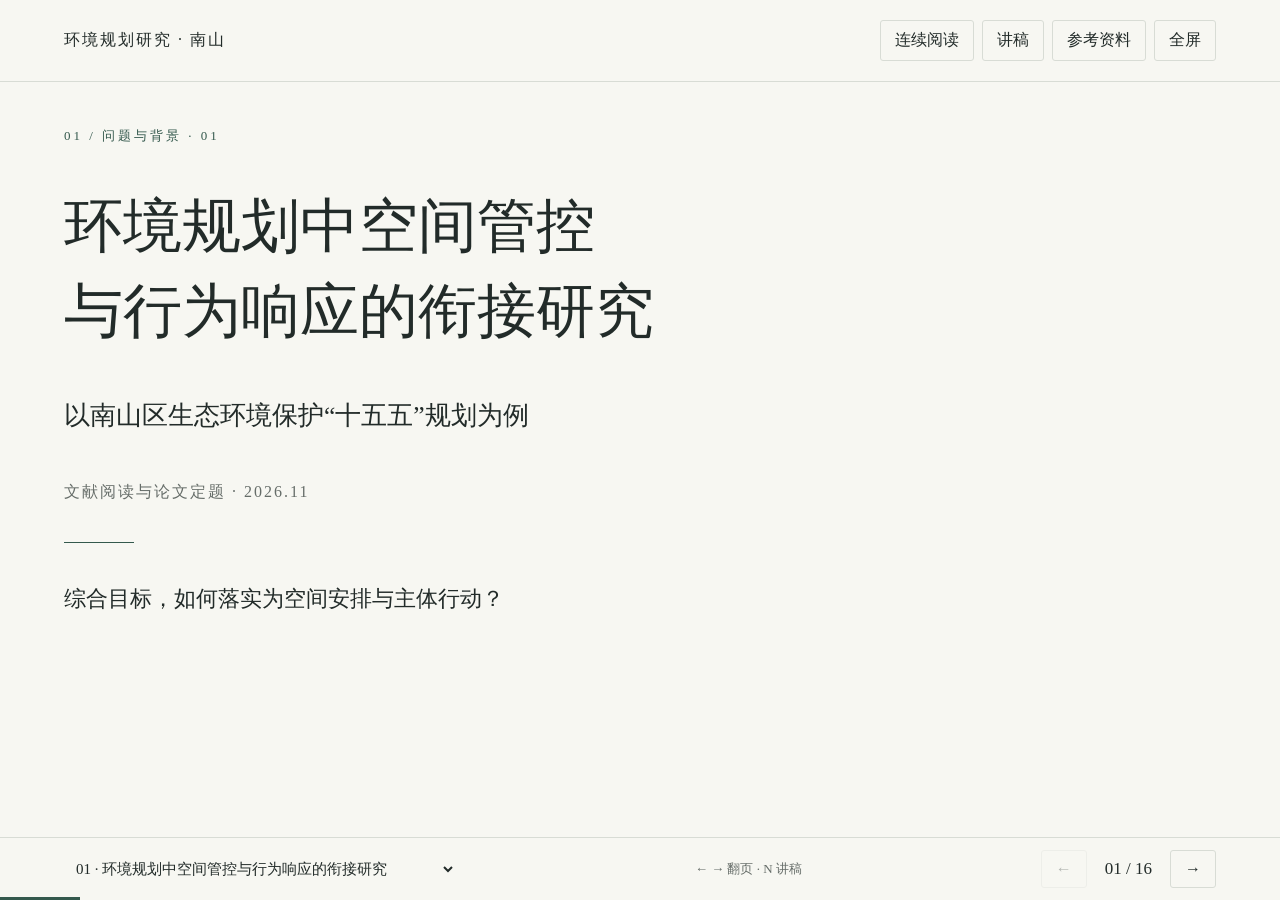
<file: nanshan.html>
<!doctype html><html lang="zh-CN"><head><meta charset="utf-8"><meta name="viewport" content="width=device-width,initial-scale=1"><link rel="icon" href="data:,"><title>空间管控与行为响应 · 南山</title><style>
:root{--ink:#222b29;--muted:#666d69;--line:#d8dcd5;--paper:#f7f7f2;--accent:#34594d}*{box-sizing:border-box}body{margin:0;background:var(--paper);color:var(--ink);font-family:"Times New Roman","Songti SC","SimSun","STSong",serif}button,select{font:inherit;color:inherit}button{cursor:pointer;background:transparent;border:1px solid var(--line);padding:9px 14px;border-radius:3px}button:hover{background:#e8ece5}button:focus-visible,select:focus-visible,a:focus-visible{outline:2px solid var(--accent);outline-offset:3px}button:disabled{opacity:.3;cursor:default}header{display:flex;justify-content:space-between;align-items:center;padding:20px 5vw;border-bottom:1px solid var(--line);gap:16px}.brand{font-size:16px;letter-spacing:2px}.tools{display:flex;gap:8px}main{max-width:1320px;margin:auto;padding:42px 5vw 100px;min-height:calc(100vh - 150px)}.eyebrow{font-size:13px;color:var(--accent);letter-spacing:3px;margin:0 0 22px}h1{font-weight:500;font-size:clamp(28px,3.3vw,48px);line-height:1.45;margin:0 0 38px;max-width:1040px}h3{font-size:clamp(21px,2vw,28px);font-weight:500;line-height:1.5;margin:12px 0}p{line-height:1.9}.cover h1{font-size:clamp(34px,4.6vw,65px);max-width:1100px;margin-top:35px}.subtitle{font-size:clamp(19px,2vw,28px)}.cover-meta{color:var(--muted);margin-top:36px;letter-spacing:2px}.cover-line{height:1px;background:var(--accent);width:70px;margin:35px 0}.cover-question{font-size:22px}.cards{display:grid;grid-template-columns:repeat(auto-fit,minmax(230px,1fr));gap:30px}.cards article{border-top:1px solid var(--ink);padding-top:18px}.num{font-size:18px;color:var(--accent)}.cards p{font-size:21px;color:var(--muted)}.takeaway{font-size:clamp(20px,2vw,26px);border-left:3px solid var(--accent);padding:12px 22px;margin:38px 0 18px}.quiet,.source{font-size:15px;color:var(--muted);line-height:1.8}.source{margin-top:30px}.flow{display:grid;grid-template-columns:repeat(4,1fr);gap:20px}.flow>div{border-top:1px solid var(--accent);padding-top:20px}.flow span{font-size:28px;color:var(--accent)}.tr{display:grid;grid-auto-flow:column;grid-auto-columns:1fr;border-bottom:1px solid var(--line)}.tr>div{font-size:20px;line-height:1.7;padding:18px 15px}.tr>div:first-child{padding-left:0}.th>div{font-size:15px;color:var(--muted);padding-top:8px;padding-bottom:10px}.research-table{border-top:1px solid var(--ink)}footer{position:fixed;bottom:0;left:0;right:0;background:var(--paper);border-top:1px solid var(--line);display:flex;justify-content:space-between;align-items:center;padding:12px 5vw;gap:12px;z-index:3}footer select{max-width:44vw;border:0;background:transparent;padding:8px;font-size:15px}.nav{display:flex;align-items:center;gap:18px}.count{font-size:17px;font-variant-numeric:tabular-nums}.progress{position:fixed;bottom:0;left:0;height:3px;background:var(--accent);transition:width .2s;z-index:4}dialog{border:1px solid var(--line);background:var(--paper);color:var(--ink);width:min(800px,94vw);max-height:85vh;padding:28px;font:inherit}dialog::backdrop{background:#14282070}.dialog-top{display:flex;align-items:center;justify-content:space-between;position:sticky;top:-28px;background:var(--paper);padding:12px 0;gap:15px}dialog h2{font-size:24px;font-weight:500}dialog p{font-size:19px;white-space:pre-line}dialog a{color:var(--accent);overflow-wrap:anywhere}#refs p{font-size:16px;overflow-wrap:anywhere}.hint{color:var(--muted);font-size:13px}.read main{padding-bottom:20px}.reading-section{padding:50px 0;border-bottom:1px solid var(--line)}@media(max-width:650px){header{padding:14px 6vw;flex-wrap:wrap}.brand{font-size:14px}.tools{gap:5px}button{padding:8px 10px;font-size:14px}main{padding:28px 6vw 110px}h1{margin-bottom:28px}.cards,.flow{grid-template-columns:1fr;gap:18px}.cards article{padding-top:10px}.cards p{font-size:18px;margin:8px 0}.takeaway{padding:8px 14px;margin-top:26px}.tr{grid-auto-flow:row;grid-template-columns:1fr;padding:12px 0}.tr>div{font-size:18px;padding:5px 0}.th{display:none}.tr>div:first-child{font-weight:bold;color:var(--accent)}footer{padding:12px 6vw}.nav{gap:9px}.hint{display:none}.cover h1{margin-top:18px}.source{font-size:13px}}@media print{header,footer,.progress,dialog{display:none!important}main{max-width:none;padding:0}.reading-section{break-after:page;padding:30px 0;border:0}.cards{grid-template-columns:repeat(3,1fr)}body{background:white}.takeaway{margin-top:20px}}
.page-references{margin-top:30px;padding-top:18px;border-top:1px solid var(--line)}.page-references h2{font-size:16px;font-weight:500;letter-spacing:1px;margin:0 0 12px}.page-references p{font-size:15px;line-height:1.7;margin:9px 0;color:var(--muted);overflow-wrap:anywhere;padding-left:2em;text-indent:-2em}.page-references a{color:var(--accent);text-underline-offset:3px}@media(max-width:650px){.page-references p{font-size:14px}}@media print{.page-references p{font-size:11px}.page-references{break-inside:avoid}}
</style></head><body><header><span class="brand">环境规划研究 · 南山</span><div class="tools"><button id="reading">连续阅读</button><button id="notes">讲稿</button><button id="sources">参考资料</button><button id="full" aria-label="切换全屏">全屏</button></div></header><main id="main"></main><footer><select id="toc" aria-label="跳转到页面"></select><span class="hint">← → 翻页 · N 讲稿</span><div class="nav"><button id="prev" aria-label="上一页">←</button><span class="count" id="count" aria-live="polite"></span><button id="next" aria-label="下一页">→</button></div></footer><div class="progress" id="progress"></div><dialog id="noteDialog"><div class="dialog-top"><h2>本页讲稿</h2><button data-close>关闭</button></div><p id="noteText"></p></dialog><dialog id="refDialog"><div class="dialog-top"><h2>参考资料</h2><button data-close>关闭</button></div><div id="refs"><p>
[1] 中华人民共和国国民经济和社会发展第十五个五年规划纲要[EB/OL]. 2026. https://www.moe.gov.cn/jyb_xwfb/xw_zt/moe_357/2026/2026_zt03/yw/202603/t20260314_1430877.html.</p><p>[2] 中华人民共和国生态环境法典[Z]. 2026. 第61、65—67条. https://www.mee.gov.cn/ywgz/fgbz/fl/202603/t20260313_1146496.shtml.</p><p>[3] 中华人民共和国国家发展规划法[Z]. 2026. 第4、6、24条. https://www.ggj.gov.cn/xwzx/szyw/202603/t20260313_49178.htm.</p><p>[4] 李晓晖, 詹美旭, 李飞, 鄢金明, 肖越. 面向实施的市级国土空间规划传导思路与技术方法[J]. 自然资源学报, 2022, 37(11):2789–2802. DOI:10.31497/zrzyxb.20221103.</p><p>[5] 周敏, 林凯旋, 王勇. 基于全链条治理的国土空间规划传导体系及路径[J]. 自然资源学报, 2022, 37(8):1975–1987. DOI:10.31497/zrzyxb.20220804.</p><p>[6] Hersperger, A. M., Oliveira, E., Pagliarin, S., et al. Urban land-use change: The role of strategic spatial planning[J]. Global Environmental Change, 2018, 51:32–42. DOI: 10.1016/j.gloenvcha.2018.05.001.</p><p>[7] Bild, E., Coler, M., Pfeffer, K., Bertolini, L. Considering Sound in Planning and Designing Public Spaces: A Review of Theory and Applications and a Proposed Framework for Integrating Research and Practice[J]. Journal of Planning Literature, 2016, 31(4):419–434. DOI: 10.1177/0885412216662001.</p><p>[8] 寇力容；罗苗；赵莹；徐红罡. 跨城居民的休闲行为、噪音环境与心理压力研究：基于时空行为视角[J]. 地理研究, 2024, 43(9):2493–2510.</p><p>[9] 张琳；周素红；关美宝. 活动空间地理环境对居民即时情绪的影响：活动特征的调节效应[J]. 地理研究, 2024, 43(9):2479–2492.</p><p>[10] Ansell, C., Gash, A. Collaborative Governance in Theory and Practice[J]. Journal of Public Administration Research and Theory, 2008, 18(4):543–571. DOI: 10.1093/jopart/mum032.</p><p>[11] Bello, J. P., Silva, C., Nov, O., et al. SONYC: A System for Monitoring, Analyzing, and Mitigating Urban Noise Pollution[J]. Communications of the ACM, 2019, 62(2):68–77. DOI: 10.1145/3224204.</p><p>[12] Berti Suman, A.; van Geenhuizen, M.. Not just noise monitoring: rethinking citizen sensing for risk-related problem-solving[J]. Journal of Environmental Planning and Management, 2020, 63(3):546–567.</p><p>[13] 孙家栋. SFIC模型视角下生态警务跨区域协同治理机制及其优化[J]. 江西警察学院学报，2026(3)：34–43.</p><p>[14] Liu, J.; Long, R.; Chen, H.; et al.. Topic-sentiment analysis of citizen environmental complaints in China: Using a Stacking-BERT model[J]. Journal of Environmental Management, 2024, 371:123112.</p><p>[15] 杜群，李若钰. 噪声污染法律认定的立法革新和实施路径[J]. 中国地质大学学报（社会科学版），2026，26(1)：34–44. DOI: 10.16493/j.cnki.42-1627/c.20260205.005.</p><p>[16] Riedel, N.; Köckler, H.; Scheiner, J.; Berger, K.. Objective exposure to road traffic noise, noise annoyance and self-rated poor health – framing the relationship between noise and health as a matter of multiple stressors and resources in urban neighbourhoods[J]. Journal of Environmental Planning and Management, 2015, 58(2):336–356.</p><p>[17] 美丽南山建设暨南山区生态环境保护“十五五”规划（征求意见稿）[R]. 2026:7–9.</p><p>[18] 肖皓，陈亚林，高洋，等. 产城融合趋势下工业园区环境社会风险特征及对策研究[J]. 中国环境管理，2024，16(4)：141–149，159. DOI: 10.16868/j.cnki.1674-6252.2024.04.141.
</p><h3>地方与比较案例来源</h3><p><a target="_blank" rel="noopener noreferrer" href="https://www.sz.gov.cn/szzt2010/wgkzl/jggk/lsqkgk/content/post_12631003.html">https://www.sz.gov.cn/szzt2010/wgkzl/jggk/lsqkgk/content/post_12631003.html</a></p><p><a target="_blank" rel="noopener noreferrer" href="https://meeb.sz.gov.cn/gkmlpt/content/12/12097/post_12097531.html">https://meeb.sz.gov.cn/gkmlpt/content/12/12097/post_12097531.html</a></p><p><a target="_blank" rel="noopener noreferrer" href="https://fgw.sz.gov.cn/ztzl/qtztzl/szscjmyjjfzzhfwpt/xwdt/qybh/content/post_12770562.html">https://fgw.sz.gov.cn/ztzl/qtztzl/szscjmyjjfzzhfwpt/xwdt/qybh/content/post_12770562.html</a></p><p><a target="_blank" rel="noopener noreferrer" href="https://meeb.sz.gov.cn/gkmlpt/content/12/12186/post_12186566.html">https://meeb.sz.gov.cn/gkmlpt/content/12/12186/post_12186566.html</a></p><p><a target="_blank" rel="noopener noreferrer" href="https://www.szns.gov.cn/ztzl/slh/tzgg/content/post_12993277.html">https://www.szns.gov.cn/ztzl/slh/tzgg/content/post_12993277.html</a></p><p><a target="_blank" rel="noopener noreferrer" href="https://zjnews.zjol.com.cn/zjnews/202512/t20251204_31380100.shtml?v=1.0">https://zjnews.zjol.com.cn/zjnews/202512/t20251204_31380100.shtml?v=1.0</a></p><p><a target="_blank" rel="noopener noreferrer" href="https://www.lg.gov.cn/xxgk/xwzx/lgyw/jddt/content/post_13013560.html">https://www.lg.gov.cn/xxgk/xwzx/lgyw/jddt/content/post_13013560.html</a></p></div></dialog><script>
const slides=[{"title": "环境规划中空间管控与行为响应的衔接研究", "body": "<p class=\"subtitle\">以南山区生态环境保护“十五五”规划为例<\/p><p class=\"cover-meta\">文献阅读与论文定题 · 2026.11<\/p><div class=\"cover-line\"><\/div><p class=\"cover-question\">综合目标，如何落实为空间安排与主体行动？<\/p>", "note": "老师、同学们好。今天汇报的题目是环境规划中空间管控与行为响应的衔接研究，以南山区生态环境保护“十五五”规划为例。\n这次主要汇报文献阅读形成的认识，以及据此提出的研究问题。我的出发点是：高质量发展、高水平保护和高品质生活如何通过环境规划落实到具体空间与主体行动？下面先交代背景，再比较相关研究，最后说明南山案例与研究设计。", "source": "", "citations": ""}, {"title": "“三个高”如何在同一规划任务中统筹？", "body": "<div class=\"cards\"><article><span class=\"num\">01<\/span><h3>高质量发展<\/h3><p>优化布局、运行方式与技术选择<\/p><\/article><article><span class=\"num\">02<\/span><h3>高水平保护<\/h3><p>源头预防、环境改善与责任落实<\/p><\/article><article><span class=\"num\">03<\/span><h3>高品质生活<\/h3><p>健康、空间使用与日常体验<\/p><\/article><\/div><p class=\"takeaway\">统筹发生在同一空间、同一任务与不同主体之间。<\/p>", "note": "统筹“三个高”，首先要明确三个目标分别要求什么。高质量发展涉及活动布局、运行方式和技术选择；高水平保护涉及源头预防和防控责任；高品质生活则关注环境改善能否落实到人的健康和日常体验。\n三者具有相互支持的可能，但需要通过具体安排实现。例如调整道路或活动时段，可能减少一处干扰，也可能把影响转移到另一处。因此，我们不仅要看活动是否继续运行、保护要求是否提出，还需要看谁从中受益、谁承担调整成本。\n环境规划的任务，就是在具体空间和活动中组织这些关系。这也构成后面讨论制度和文献的出发点。", "source": "引用[1][18]", "citations": "<aside class=\"page-references\" aria-label=\"本页引用\"><h2>本页引用文献<\/h2><p>[1] 中华人民共和国国民经济和社会发展第十五个五年规划纲要[EB/OL]. 2026. <a target=\"_blank\" rel=\"noopener noreferrer\" href=\"https://www.moe.gov.cn/jyb_xwfb/xw_zt/moe_357/2026/2026_zt03/yw/202603/t20260314_1430877.html\">原文来源<\/a>.<\/p><p>[18] 肖皓，陈亚林，高洋，等. 产城融合趋势下工业园区环境社会风险特征及对策研究[J]. 中国环境管理，2024，16(4)：141–149，159. DOI: <a target=\"_blank\" rel=\"noopener noreferrer\" href=\"https://doi.org/10.16868/j.cnki.1674-6252.2024.04.141\">10.16868/j.cnki.1674-6252.2024.04.141<\/a>.<\/p><\/aside>"}, {"title": "制度要求：从综合目标走向规划衔接与实施", "body": "<div class=\"cards\"><article><span class=\"num\">01<\/span><h3>“十五五”纲要<\/h3><p>环境质量、源头治理、协同与治理体系<\/p><\/article><article><span class=\"num\">02<\/span><h3>国家发展规划法<\/h3><p>战略引导、规划衔接与实施协调<\/p><\/article><article><span class=\"num\">03<\/span><h3>生态环境法典<\/h3><p>环境规划、监测评估与分区管控<\/p><\/article><\/div>", "note": "国家“十五五”纲要将环境质量改善、源头治理和治理体系建设共同部署，并强调分区管控与国土空间规划衔接。环境规划因此需要把保护要求嵌入发展活动和空间使用。\n两部法律进一步明确了制度基础。国家发展规划法关注战略引导、规划体系及实施协调；生态环境法典规定了生态环境规划、实施监测评估和分区管控。\n这些要求使我们能够进一步追问：综合目标如何进入地方任务，空间要求如何进入实际管理，实施结果又如何反馈。具体条款存在适用层级，不能把设区的市级以上主体承担的程序直接套用到南山区。本文关注的是这些要求之间的衔接关系。", "source": "引用[1]第48章；[3]第4、6、24条；[2]第61、65—67条", "citations": "<aside class=\"page-references\" aria-label=\"本页引用\"><h2>本页引用文献<\/h2><p>[1] 中华人民共和国国民经济和社会发展第十五个五年规划纲要[EB/OL]. 2026. <a target=\"_blank\" rel=\"noopener noreferrer\" href=\"https://www.moe.gov.cn/jyb_xwfb/xw_zt/moe_357/2026/2026_zt03/yw/202603/t20260314_1430877.html\">原文来源<\/a>.<\/p><p>[3] 中华人民共和国国家发展规划法[Z]. 2026. 第4、6、24条. <a target=\"_blank\" rel=\"noopener noreferrer\" href=\"https://www.ggj.gov.cn/xwzx/szyw/202603/t20260313_49178.htm\">原文来源<\/a>.<\/p><p>[2] 中华人民共和国生态环境法典[Z]. 2026. 第61、65—67条. <a target=\"_blank\" rel=\"noopener noreferrer\" href=\"https://www.mee.gov.cn/ywgz/fgbz/fl/202603/t20260313_1146496.shtml\">原文来源<\/a>.<\/p><\/aside>"}, {"title": "研究问题：目标如何成为空间安排与主体行动？", "body": "<div class=\"flow\"><div><span>01<\/span><h3>目标要求<\/h3><\/div><div><span>02<\/span><h3>空间与活动安排<\/h3><\/div><div><span>03<\/span><h3>主体行动<\/h3><\/div><div><span>04<\/span><h3>环境与生活反馈<\/h3><\/div><\/div><p class=\"quiet\">差异化转化 ／ 信息与职责条件 ／ 复查与公众反馈<\/p><p class=\"takeaway\">目标写入规划，仍需解释它如何进入行动。<\/p>", "note": "目标进入规划文本，是研究的起点。接下来还需要说明，它对应哪些空间与活动要求，由谁落实，以及实施后产生什么结果。\n例如，一项保护任务可以体现为敏感空间布局，也可以体现为活动时段、设备工艺或主体责任。但这些规定是否进入后续管理和实际行动，需要另外的过程证据；行动发生之后，还需要区分环境指标和生活体验是否改善。\n因此，我将研究组织为目标要求、空间与活动安排、主体行动和结果反馈四个环节。这是一条待分析的关系，不是预先认定已经形成的治理闭环。", "source": "本页为基于下列文献与材料形成的研究框架或拟开展研究，不是单篇文献的原有模型或已验证结论。", "citations": "<aside class=\"page-references\" aria-label=\"本页引用\"><h2>本页引用文献<\/h2><p>[4] 李晓晖, 詹美旭, 李飞, 鄢金明, 肖越. 面向实施的市级国土空间规划传导思路与技术方法[J]. 自然资源学报, 2022, 37(11):2789–2802. DOI:<a target=\"_blank\" rel=\"noopener noreferrer\" href=\"https://doi.org/10.31497/zrzyxb.20221103\">10.31497/zrzyxb.20221103<\/a>.<\/p><p>[5] 周敏, 林凯旋, 王勇. 基于全链条治理的国土空间规划传导体系及路径[J]. 自然资源学报, 2022, 37(8):1975–1987. DOI:<a target=\"_blank\" rel=\"noopener noreferrer\" href=\"https://doi.org/10.31497/zrzyxb.20220804\">10.31497/zrzyxb.20220804<\/a>.<\/p><p>[6] Hersperger, A. M., Oliveira, E., Pagliarin, S., et al. Urban land-use change: The role of strategic spatial planning[J]. Global Environmental Change, 2018, 51:32–42. DOI: <a target=\"_blank\" rel=\"noopener noreferrer\" href=\"https://doi.org/10.1016/j.gloenvcha.2018.05.001\">10.1016/j.gloenvcha.2018.05.001<\/a>.<\/p><p>[10] Ansell, C., Gash, A. Collaborative Governance in Theory and Practice[J]. Journal of Public Administration Research and Theory, 2008, 18(4):543–571. DOI: <a target=\"_blank\" rel=\"noopener noreferrer\" href=\"https://doi.org/10.1093/jopart/mum032\">10.1093/jopart/mum032<\/a>.<\/p><p>[11] Bello, J. P., Silva, C., Nov, O., et al. SONYC: A System for Monitoring, Analyzing, and Mitigating Urban Noise Pollution[J]. Communications of the ACM, 2019, 62(2):68–77. DOI: <a target=\"_blank\" rel=\"noopener noreferrer\" href=\"https://doi.org/10.1145/3224204\">10.1145/3224204<\/a>.<\/p><p>[12] Berti Suman, A.; van Geenhuizen, M.. Not just noise monitoring: rethinking citizen sensing for risk-related problem-solving[J]. Journal of Environmental Planning and Management, 2020, 63(3):546–567.<\/p><\/aside>"}, {"title": "南山实际情况：发展任务与环境要求如何相遇？", "body": "<div class=\"cards\"><article><span class=\"num\">01<\/span><h3>发展纲要已正式发布；生态环境专项规划采用征求意见稿。<\/h3><\/article><article><span class=\"num\">02<\/span><h3>西丽湖区域环评与清单承诺制<\/h3><p>项目发展与环境要求衔接。<\/p><\/article><article><span class=\"num\">03<\/span><h3>生态天眼<\/h3><p>敏感建筑与工地关系进入数字监管。<\/p><\/article><article><span class=\"num\">04<\/span><h3>隔音屏养护<\/h3><p>空间措施需要持续运维。<\/p><\/article><\/div><p class=\"takeaway\">准入、运行与运维，共同构成地方实践基础。<\/p>", "note": "南山的地方基础需要先放回发展与保护的关系中理解。发展纲要已经正式发布，生态环境专项规划目前采用征求意见稿。既有实践中，南山2025年法治政府建设报告记载了西丽湖国际科教城区域环评和清单承诺制改革，这为环境要求与项目发展如何衔接提供了具体线索。\n\n在日常治理层面，生态天眼以城市信息模型呈现工地与敏感建筑关系，并用于非现场监管。道路隔音设施也涉及后续养护。由此，南山并非只有先进产业这一背景，还存在准入、监管和运维等不同环节的地方材料。\n\n这些材料支持我们提出规划问题，但还不足以证明三个目标已经同时实现。下面通过文献分析，明确应当怎样解释和检验这些关系。", "source": "地方材料用于说明实践线索；报道、会议部署与采购记录不等同于效果评价。", "citations": "<aside class=\"page-references\" aria-label=\"本页引用\"><h2>本页引用与资料来源<\/h2><p>[L1] 深圳市生态环境局南山管理局. 2025年法治政府建设年度报告[EB/OL]. 2026-02-04. <a target=\"_blank\" rel=\"noopener noreferrer\" href=\"https://www.sz.gov.cn/szzt2010/wgkzl/jggk/lsqkgk/content/post_12631003.html\">原文来源<\/a><\/p><p>[L2] 深圳市生态环境局. 南山“生态天眼”数字监管相关报道[EB/OL]. 2025-03-31（资料内容描述）. <a target=\"_blank\" rel=\"noopener noreferrer\" href=\"https://meeb.sz.gov.cn/gkmlpt/content/12/12097/post_12097531.html\">原文来源<\/a><\/p><p>[L3] 深圳市发展和改革委员会网站转载. 南山涉企检查与“生态天眼”监管流程报道[EB/OL]. 2026（资料内容描述）. <a target=\"_blank\" rel=\"noopener noreferrer\" href=\"https://fgw.sz.gov.cn/ztzl/qtztzl/szscjmyjjfzzhfwpt/xwdt/qybh/content/post_12770562.html\">原文来源<\/a><\/p><p>[L5] 深圳市南山区政府网站. 月亮湾大道隔音屏养护采购成交公告[EB/OL]. 2026（资料内容描述）. <a target=\"_blank\" rel=\"noopener noreferrer\" href=\"https://www.szns.gov.cn/ztzl/slh/tzgg/content/post_12993277.html\">原文来源<\/a><\/p><\/aside>"}, {"title": "文献分析：三组研究分别解释什么？", "body": "<div class=\"cards\"><article><span class=\"num\">01<\/span><h3>规划传导与多目标协调<\/h3><p>目标怎样落实？<\/p><\/article><article><span class=\"num\">02<\/span><h3>空间活动与差异化管控<\/h3><p>为何需要不同安排？<\/p><\/article><article><span class=\"num\">03<\/span><h3>信息与协作<\/h3><p>安排怎样转化为行动？<\/p><\/article><\/div>", "note": "文献按照三个问题组织。第一组是规划传导、实施和多目标协调，解释目标如何进入后续安排。第二组是空间与活动关系，解释为什么不同空间、时段和使用者需要差异化管控。第三组是信息与协作，解释相关要求转化为行动还需要什么条件。\n下面不仅介绍研究观点，也比较研究对象、方法和证据范围。这样可以明确哪些认识能够支持我们的分析，哪些结论还不能直接移用于南山。", "source": "以下文献对应本页三组研究线索；后续各页分别展开比较。", "citations": "<aside class=\"page-references\" aria-label=\"本页引用\"><h2>本页引用文献<\/h2><p>[4] 李晓晖, 詹美旭, 李飞, 鄢金明, 肖越. 面向实施的市级国土空间规划传导思路与技术方法[J]. 自然资源学报, 2022, 37(11):2789–2802. DOI:<a target=\"_blank\" rel=\"noopener noreferrer\" href=\"https://doi.org/10.31497/zrzyxb.20221103\">10.31497/zrzyxb.20221103<\/a>.<\/p><p>[5] 周敏, 林凯旋, 王勇. 基于全链条治理的国土空间规划传导体系及路径[J]. 自然资源学报, 2022, 37(8):1975–1987. DOI:<a target=\"_blank\" rel=\"noopener noreferrer\" href=\"https://doi.org/10.31497/zrzyxb.20220804\">10.31497/zrzyxb.20220804<\/a>.<\/p><p>[6] Hersperger, A. M., Oliveira, E., Pagliarin, S., et al. Urban land-use change: The role of strategic spatial planning[J]. Global Environmental Change, 2018, 51:32–42. DOI: <a target=\"_blank\" rel=\"noopener noreferrer\" href=\"https://doi.org/10.1016/j.gloenvcha.2018.05.001\">10.1016/j.gloenvcha.2018.05.001<\/a>.<\/p><p>[18] 肖皓，陈亚林，高洋，等. 产城融合趋势下工业园区环境社会风险特征及对策研究[J]. 中国环境管理，2024，16(4)：141–149，159. DOI: <a target=\"_blank\" rel=\"noopener noreferrer\" href=\"https://doi.org/10.16868/j.cnki.1674-6252.2024.04.141\">10.16868/j.cnki.1674-6252.2024.04.141<\/a>.<\/p><p>[7] Bild, E., Coler, M., Pfeffer, K., Bertolini, L. Considering Sound in Planning and Designing Public Spaces: A Review of Theory and Applications and a Proposed Framework for Integrating Research and Practice[J]. Journal of Planning Literature, 2016, 31(4):419–434. DOI: <a target=\"_blank\" rel=\"noopener noreferrer\" href=\"https://doi.org/10.1177/0885412216662001\">10.1177/0885412216662001<\/a>.<\/p><p>[8] 寇力容；罗苗；赵莹；徐红罡. 跨城居民的休闲行为、噪音环境与心理压力研究：基于时空行为视角[J]. 地理研究, 2024, 43(9):2493–2510.<\/p><p>[9] 张琳；周素红；关美宝. 活动空间地理环境对居民即时情绪的影响：活动特征的调节效应[J]. 地理研究, 2024, 43(9):2479–2492.<\/p><p>[10] Ansell, C., Gash, A. Collaborative Governance in Theory and Practice[J]. Journal of Public Administration Research and Theory, 2008, 18(4):543–571. DOI: <a target=\"_blank\" rel=\"noopener noreferrer\" href=\"https://doi.org/10.1093/jopart/mum032\">10.1093/jopart/mum032<\/a>.<\/p><p>[11] Bello, J. P., Silva, C., Nov, O., et al. SONYC: A System for Monitoring, Analyzing, and Mitigating Urban Noise Pollution[J]. Communications of the ACM, 2019, 62(2):68–77. DOI: <a target=\"_blank\" rel=\"noopener noreferrer\" href=\"https://doi.org/10.1145/3224204\">10.1145/3224204<\/a>.<\/p><p>[12] Berti Suman, A.; van Geenhuizen, M.. Not just noise monitoring: rethinking citizen sensing for risk-related problem-solving[J]. Journal of Environmental Planning and Management, 2020, 63(3):546–567.<\/p><p>[13] 孙家栋. SFIC模型视角下生态警务跨区域协同治理机制及其优化[J]. 江西警察学院学报，2026(3)：34–43.<\/p><\/aside>"}, {"title": "规划传导不仅是指标分解", "body": "<div class=\"research-table\"><div class=\"tr th\"><div>研究<\/div><div>方法与对象<\/div><div>主要认识<\/div><\/div><div class=\"tr \"><div>李晓晖等 · 2022<\/div><div>框架分析／广州实践<\/div><div>事权、内容与控制精度匹配<\/div><\/div><div class=\"tr \"><div>周敏等 · 2022<\/div><div>全链条传导体系<\/div><div>连接编制、实施与监督反馈<\/div><\/div><div class=\"tr \"><div>Hersperger et al. · 2018<\/div><div>规划与土地变化概念综合<\/div><div>意图、治理和外部条件共同作用<\/div><\/div><\/div><p class=\"takeaway\">目标落实需要同时分析内容、权限与实施过程。<\/p><p class=\"quiet\">文献结论用于建立分析视角；不同研究对象与方法的证据不能直接等同。<\/p>", "note": "李晓晖等以市级规划传导为对象，结合广州实践，讨论事权、规划内容和控制精度之间的匹配。其价值是将传导的技术问题与管理权限联系起来。\n周敏等从全链条治理出发，把研究范围扩展到编制、实施和监督反馈，强调不仅要看上下级规划怎样衔接，还要看实施过程怎样得到反馈。\nHersperger等则从规划意图、地域治理和外部条件分析规划与土地变化的关系，提醒我们不能把规划内容直接等同于实际变化。\n三篇研究各有侧重，也有边界：体系和框架的提出并不等于已经证明实施有效，国土空间规划的规则也不能原样套用到环境治理。但它们共同支持我们把目标、安排、行动和结果分别记录。", "source": "引用[4—6]", "citations": "<aside class=\"page-references\" aria-label=\"本页引用\"><h2>本页引用文献<\/h2><p>[4] 李晓晖, 詹美旭, 李飞, 鄢金明, 肖越. 面向实施的市级国土空间规划传导思路与技术方法[J]. 自然资源学报, 2022, 37(11):2789–2802. DOI:<a target=\"_blank\" rel=\"noopener noreferrer\" href=\"https://doi.org/10.31497/zrzyxb.20221103\">10.31497/zrzyxb.20221103<\/a>.<\/p><p>[5] 周敏, 林凯旋, 王勇. 基于全链条治理的国土空间规划传导体系及路径[J]. 自然资源学报, 2022, 37(8):1975–1987. DOI:<a target=\"_blank\" rel=\"noopener noreferrer\" href=\"https://doi.org/10.31497/zrzyxb.20220804\">10.31497/zrzyxb.20220804<\/a>.<\/p><p>[6] Hersperger, A. M., Oliveira, E., Pagliarin, S., et al. Urban land-use change: The role of strategic spatial planning[J]. Global Environmental Change, 2018, 51:32–42. DOI: <a target=\"_blank\" rel=\"noopener noreferrer\" href=\"https://doi.org/10.1016/j.gloenvcha.2018.05.001\">10.1016/j.gloenvcha.2018.05.001<\/a>.<\/p><\/aside>"}, {"title": "多目标协调还涉及利益关系与调整成本", "body": "<div class=\"cards\"><article><span class=\"num\">01<\/span><h3>规划传导<\/h3><p>任务与权限如何匹配？<\/p><\/article><article><span class=\"num\">02<\/span><h3>产城关系<\/h3><p>哪些主体承担影响与成本？<\/p><\/article><article><span class=\"num\">03<\/span><h3>本文追问<\/h3><p>同一任务如何协调运行、保护与生活需要？<\/p><\/article><\/div><p class=\"takeaway\">协调目标，也要识别调整成本由谁承担。<\/p>", "note": "规划传导解释了任务和权限怎样匹配，但多目标协调还涉及具体利益关系。肖皓等研究产城融合趋势下的工业园区环境社会风险，将空间形成过程、利益诉求和监管问题联系起来。\n这补充了一个重要视角：发展与生活空间接近之后，环境治理既涉及技术，也涉及不同主体如何承担影响和调整成本。\n该研究不能直接代表南山全区的情况，但它提示我们，统筹“三个高”不能只检查目标表述是否一致，还需要观察同一措施如何影响活动运行、保护责任与居民需要。由此，研究进一步进入具体空间和活动。", "source": "引用[18]，并参照[4—6]", "citations": "<aside class=\"page-references\" aria-label=\"本页引用\"><h2>本页引用文献<\/h2><p>[18] 肖皓，陈亚林，高洋，等. 产城融合趋势下工业园区环境社会风险特征及对策研究[J]. 中国环境管理，2024，16(4)：141–149，159. DOI: <a target=\"_blank\" rel=\"noopener noreferrer\" href=\"https://doi.org/10.16868/j.cnki.1674-6252.2024.04.141\">10.16868/j.cnki.1674-6252.2024.04.141<\/a>.<\/p><p>[4] 李晓晖, 詹美旭, 李飞, 鄢金明, 肖越. 面向实施的市级国土空间规划传导思路与技术方法[J]. 自然资源学报, 2022, 37(11):2789–2802. DOI:<a target=\"_blank\" rel=\"noopener noreferrer\" href=\"https://doi.org/10.31497/zrzyxb.20221103\">10.31497/zrzyxb.20221103<\/a>.<\/p><p>[5] 周敏, 林凯旋, 王勇. 基于全链条治理的国土空间规划传导体系及路径[J]. 自然资源学报, 2022, 37(8):1975–1987. DOI:<a target=\"_blank\" rel=\"noopener noreferrer\" href=\"https://doi.org/10.31497/zrzyxb.20220804\">10.31497/zrzyxb.20220804<\/a>.<\/p><p>[6] Hersperger, A. M., Oliveira, E., Pagliarin, S., et al. Urban land-use change: The role of strategic spatial planning[J]. Global Environmental Change, 2018, 51:32–42. DOI: <a target=\"_blank\" rel=\"noopener noreferrer\" href=\"https://doi.org/10.1016/j.gloenvcha.2018.05.001\">10.1016/j.gloenvcha.2018.05.001<\/a>.<\/p><\/aside>"}, {"title": "差异化管控：从固定空间走向活动情境", "body": "<div class=\"research-table\"><div class=\"tr th\"><div>研究<\/div><div>证据<\/div><div>对规划的启发<\/div><\/div><div class=\"tr \"><div>Bild et al. · 2016<\/div><div>理论与应用综述<\/div><div>声音与活动双向作用<\/div><\/div><div class=\"tr \"><div>寇力容等 · 2024<\/div><div>活动日志、监测、访谈<\/div><div>关注选择能力与时空约束<\/div><\/div><div class=\"tr \"><div>张琳等 · 2024<\/div><div>实时环境与即时评价<\/div><div>活动特征影响环境体验<\/div><\/div><\/div><p class=\"takeaway\">在哪里、何时、保护什么活动、谁能够调整？<\/p><p class=\"quiet\">文献结论用于建立分析视角；不同研究对象与方法的证据不能直接等同。<\/p>", "note": "Bild等从公共空间活动出发，提出使用者既感知声音，也参与声音的产生。这意味着空间用途和活动组织共同影响环境要求。\n寇力容等结合活动日志、环境监测与访谈，研究跨城居民的休闲情境，揭示活动选择与时空约束的重要性。张琳等利用实时环境和即时评价资料，进一步考察活动特征在环境与情绪之间的调节作用。\n三项研究从概念框架推进到具体活动资料，但短期观测和特定群体的结果仍不能直接推为普遍因果关系。对规划的启示是，差异化需要同时关注位置、时段、活动目的和调整条件，而不能只按静态空间边界理解。", "source": "引用[7—9]", "citations": "<aside class=\"page-references\" aria-label=\"本页引用\"><h2>本页引用文献<\/h2><p>[7] Bild, E., Coler, M., Pfeffer, K., Bertolini, L. Considering Sound in Planning and Designing Public Spaces: A Review of Theory and Applications and a Proposed Framework for Integrating Research and Practice[J]. Journal of Planning Literature, 2016, 31(4):419–434. DOI: <a target=\"_blank\" rel=\"noopener noreferrer\" href=\"https://doi.org/10.1177/0885412216662001\">10.1177/0885412216662001<\/a>.<\/p><p>[8] 寇力容；罗苗；赵莹；徐红罡. 跨城居民的休闲行为、噪音环境与心理压力研究：基于时空行为视角[J]. 地理研究, 2024, 43(9):2493–2510.<\/p><p>[9] 张琳；周素红；关美宝. 活动空间地理环境对居民即时情绪的影响：活动特征的调节效应[J]. 地理研究, 2024, 43(9):2479–2492.<\/p><\/aside>"}, {"title": "保护要求怎样转化为高品质生活？", "body": "<div class=\"cards\"><article><span class=\"num\">01<\/span><h3>声学评价<\/h3><p>测量地点、时段与指标<\/p><\/article><article><span class=\"num\">02<\/span><h3>规范判断<\/h3><p>适用标准、防控义务与干扰事实<\/p><\/article><article><span class=\"num\">03<\/span><h3>生活体验<\/h3><p>实际受扰、选择约束与应对负担<\/p><\/article><\/div><p class=\"takeaway\">活动主体减少影响，与居民被迫回避，具有不同的生活后果。<\/p>", "note": "生活品质不能由某一项平均指标完全代表。相关研究区分客观暴露和主观烦恼，法律研究则进一步讨论标准、措施义务与干扰事实之间的关系。因此，达标评价与生活干扰需要相互参照，但主观烦恼不能直接等同违法。\n这里可以比较两种假设情形：一种是活动主体调整工艺或时段，减少对周边的影响；另一种是居民长期关窗、减少户外活动来回避干扰。两者都发生了行为变化，却可能具有完全不同的生活后果。\n因此，评价规划时不仅要看有没有行动，还要区分谁在调整、调整是否降低影响，以及是否将成本转移给居民。这使高品质生活成为具体可问的问题。", "source": "引用[15—16]，结合[8—9]", "citations": "<aside class=\"page-references\" aria-label=\"本页引用\"><h2>本页引用文献<\/h2><p>[15] 杜群，李若钰. 噪声污染法律认定的立法革新和实施路径[J]. 中国地质大学学报（社会科学版），2026，26(1)：34–44. DOI: <a target=\"_blank\" rel=\"noopener noreferrer\" href=\"https://doi.org/10.16493/j.cnki.42-1627/c.20260205.005\">10.16493/j.cnki.42-1627/c.20260205.005<\/a>.<\/p><p>[16] Riedel, N.; Köckler, H.; Scheiner, J.; Berger, K.. Objective exposure to road traffic noise, noise annoyance and self-rated poor health – framing the relationship between noise and health as a matter of multiple stressors and resources in urban neighbourhoods[J]. Journal of Environmental Planning and Management, 2015, 58(2):336–356.<\/p><p>[8] 寇力容；罗苗；赵莹；徐红罡. 跨城居民的休闲行为、噪音环境与心理压力研究：基于时空行为视角[J]. 地理研究, 2024, 43(9):2493–2510.<\/p><p>[9] 张琳；周素红；关美宝. 活动空间地理环境对居民即时情绪的影响：活动特征的调节效应[J]. 地理研究, 2024, 43(9):2479–2492.<\/p><\/aside>"}, {"title": "数智化：信息能力与治理效果之间还有哪些环节？", "body": "<div class=\"research-table\"><div class=\"tr th\"><div>研究<\/div><div>信息环节<\/div><div>证据边界<\/div><\/div><div class=\"tr \"><div>Bello et al. · 2019<\/div><div>感知、声源识别与监管应用<\/div><div>系统能力不等于生活改善<\/div><\/div><div class=\"tr \"><div>Liu et al. · 2024<\/div><div>环境投诉主题与情绪分类<\/div><div>分类性能不等于处置效果<\/div><\/div><div class=\"tr \"><div>Berti Suman et al. · 2020<\/div><div>公民监测与机构接纳<\/div><div>案例比较不独立证明因果<\/div><\/div><\/div><p class=\"takeaway\">信息能力 → 行动条件 → 结果证据<\/p><p class=\"quiet\">文献结论用于建立分析视角；不同研究对象与方法的证据不能直接等同。<\/p>", "note": "数智化研究主要提供三个层面的认识。SONYC系统将传感和声源识别连接到监管应用，回应短时事件与人工检查之间的时间差。环境投诉文本研究则展示了诉求分类的可能性，但其样本并非全部是噪声，分类性能也不是处置效果。\n公民监测案例比较进一步提示，机构是否接纳数据、是否形成可信对话，会影响信息进入行动的可能性。这类比较也不能单独证明监测造成了环境改善。\n因此，对南山高新产业赋能的研究，应查技术提供什么能力、谁实际使用、如何进入业务，以及行动后有没有复查。产业或设备条件需要通过这些过程才能与规划落实建立联系。", "source": "引用[11—12][14]", "citations": "<aside class=\"page-references\" aria-label=\"本页引用\"><h2>本页引用文献<\/h2><p>[11] Bello, J. P., Silva, C., Nov, O., et al. SONYC: A System for Monitoring, Analyzing, and Mitigating Urban Noise Pollution[J]. Communications of the ACM, 2019, 62(2):68–77. DOI: <a target=\"_blank\" rel=\"noopener noreferrer\" href=\"https://doi.org/10.1145/3224204\">10.1145/3224204<\/a>.<\/p><p>[14] Liu, J.; Long, R.; Chen, H.; et al.. Topic-sentiment analysis of citizen environmental complaints in China: Using a Stacking-BERT model[J]. Journal of Environmental Management, 2024, 371:123112.<\/p><p>[12] Berti Suman, A.; van Geenhuizen, M.. Not just noise monitoring: rethinking citizen sensing for risk-related problem-solving[J]. Journal of Environmental Planning and Management, 2020, 63(3):546–567.<\/p><\/aside>"}, {"title": "协作与生态警务：明确适用条件和职责接口", "body": "<div class=\"research-table\"><div class=\"tr th\"><div>研究<\/div><div>可借鉴内容<\/div><div>适用边界<\/div><\/div><div class=\"tr \"><div>Ansell &amp; Gash · 2008<\/div><div>资源、规则、信任与共同理解<\/div><div>协作治理不等于一般部门转办<\/div><\/div><div class=\"tr \"><div>孙家栋 · 2026<\/div><div>管辖、证据与协作安排<\/div><div>跨区域生态案件不同于日常噪声事项<\/div><\/div><\/div><p class=\"takeaway\">先核对职责，再讨论协作；不预设公安统领全部噪声事务。<\/p>", "note": "Ansell和Gash的案例综合强调协作的初始条件、制度设计和互动过程，其理论包含公共机构与非政府主体参与，不能把普通部门转办直接视为完整协作。\n孙家栋的研究将SFIC用于跨区域生态警务，提供了管辖、证据和资源衔接方面的线索。但跨区域生态案件与区内日常噪声事项有不同的职责和程序，不能直接移用模式。\n因此，生态警务在本文中是一个需要核对的协作切口。应当先查具体事项由谁处理，再分析线索如何共享、行动如何协调、结果如何反馈。没有地方证据时，只能讨论实施条件，不能预写南山已经形成专门模式。", "source": "引用[10][13]", "citations": "<aside class=\"page-references\" aria-label=\"本页引用\"><h2>本页引用文献<\/h2><p>[10] Ansell, C., Gash, A. Collaborative Governance in Theory and Practice[J]. Journal of Public Administration Research and Theory, 2008, 18(4):543–571. DOI: <a target=\"_blank\" rel=\"noopener noreferrer\" href=\"https://doi.org/10.1093/jopart/mum032\">10.1093/jopart/mum032<\/a>.<\/p><p>[13] 孙家栋. SFIC模型视角下生态警务跨区域协同治理机制及其优化[J]. 江西警察学院学报，2026(3)：34–43.<\/p><\/aside>"}, {"title": "外地生态警务：借鉴行动接口，检验适用条件", "body": "<div class=\"research-table\"><div class=\"tr th\"><div>比较维度<\/div><div>南山<\/div><div>浙江上虞<\/div><\/div><div class=\"tr \"><div>信息<\/div><div>工地与敏感建筑、数字监管<\/div><div>噪声感知与投诉信息<\/div><\/div><div class=\"tr \"><div>行动<\/div><div>监管整改流程的报道<\/div><div>预警后公安与综合执法联合到场<\/div><\/div><div class=\"tr \"><div>反馈<\/div><div>社区叙述，缺连续记录<\/div><div>个案叙述，缺长期评估<\/div><\/div><\/div><p class=\"takeaway\">借鉴分类分流、职责衔接和复查反馈。<\/p>", "note": "外地实践可以帮助我们把生态警务从概念落实到具体过程。浙江日报报道，上虞把噪声感知与投诉信息用于识别问题，平台预警后，公安和综合行政执法人员联合上门处理商铺噪声。这个案例提供了信息触发协作的过程线索，但报道本身不能证明长期效果。\n\n与南山比较，值得借鉴的是如何分类问题、确定处置主体并跟进调整，而不是直接复制公安牵头的全部组织形式。施工、交通和生活事项仍需分别核对深圳的职责规定。\n\n南山已有数字监管和多部门部署，外地案例进一步提示我们追问：信息怎样触发具体行动，谁负责复查，居民反馈如何进入后续调整。这些问题共同服务于三个高的统筹。", "source": "地方材料用于说明实践线索；报道、会议部署与采购记录不等同于效果评价。", "citations": "<aside class=\"page-references\" aria-label=\"本页引用\"><h2>本页引用与资料来源<\/h2><p>[L2] 深圳市生态环境局. 南山“生态天眼”数字监管相关报道[EB/OL]. 2025-03-31（资料内容描述）. <a target=\"_blank\" rel=\"noopener noreferrer\" href=\"https://meeb.sz.gov.cn/gkmlpt/content/12/12097/post_12097531.html\">原文来源<\/a><\/p><p>[L3] 深圳市发展和改革委员会网站转载. 南山涉企检查与“生态天眼”监管流程报道[EB/OL]. 2026（资料内容描述）. <a target=\"_blank\" rel=\"noopener noreferrer\" href=\"https://fgw.sz.gov.cn/ztzl/qtztzl/szscjmyjjfzzhfwpt/xwdt/qybh/content/post_12770562.html\">原文来源<\/a><\/p><p>[L6] 王逸群, 张范. “警察蓝”守护“生态绿”[N/OL]. 浙江日报, 2025-12-04. <a target=\"_blank\" rel=\"noopener noreferrer\" href=\"https://zjnews.zjol.com.cn/zjnews/202512/t20251204_31380100.shtml?v=1.0\">原文来源<\/a><\/p><\/aside>"}, {"title": "文献综合：在同一任务中检验“三个高”", "body": "<div class=\"cards\"><article><span class=\"num\">01<\/span><h3>高质量发展<\/h3><p>活动是否得到合理组织与低影响调整？<\/p><\/article><article><span class=\"num\">02<\/span><h3>高水平保护<\/h3><p>保护对象、措施义务与执行是否明确？<\/p><\/article><article><span class=\"num\">03<\/span><h3>高品质生活<\/h3><p>实际干扰是否被回应，负担是否被转移？<\/p><\/article><\/div><p class=\"takeaway\">空间安排、主体行动与生活后果需要共同考察。<\/p>", "note": "综合这些研究，规划实施文献帮助我们解释目标怎样进入安排；空间活动文献帮助识别不同保护需要；信息协作文献则解释行动形成的条件。\n将它们联系起来，三个目标可以进入同一任务的分析。对高质量发展，考察活动布局、运行方式和低影响替代条件；对高水平保护，考察敏感对象、预防措施和责任是否明确并得到执行；对高品质生活，考察实际干扰和居民反馈，以及改善是否通过转移负担实现。\n这些维度是本文的综合组织，不是已经验证的评分量表。其作用在于避免分别写发展、保护和生活三张清单，而是在同一安排中分析三者的联系。", "source": "本页为基于下列文献与材料形成的研究框架或拟开展研究，不是单篇文献的原有模型或已验证结论。", "citations": "<aside class=\"page-references\" aria-label=\"本页引用\"><h2>本页引用文献<\/h2><p>[1] 中华人民共和国国民经济和社会发展第十五个五年规划纲要[EB/OL]. 2026. <a target=\"_blank\" rel=\"noopener noreferrer\" href=\"https://www.moe.gov.cn/jyb_xwfb/xw_zt/moe_357/2026/2026_zt03/yw/202603/t20260314_1430877.html\">原文来源<\/a>.<\/p><p>[4] 李晓晖, 詹美旭, 李飞, 鄢金明, 肖越. 面向实施的市级国土空间规划传导思路与技术方法[J]. 自然资源学报, 2022, 37(11):2789–2802. DOI:<a target=\"_blank\" rel=\"noopener noreferrer\" href=\"https://doi.org/10.31497/zrzyxb.20221103\">10.31497/zrzyxb.20221103<\/a>.<\/p><p>[18] 肖皓，陈亚林，高洋，等. 产城融合趋势下工业园区环境社会风险特征及对策研究[J]. 中国环境管理，2024，16(4)：141–149，159. DOI: <a target=\"_blank\" rel=\"noopener noreferrer\" href=\"https://doi.org/10.16868/j.cnki.1674-6252.2024.04.141\">10.16868/j.cnki.1674-6252.2024.04.141<\/a>.<\/p><p>[8] 寇力容；罗苗；赵莹；徐红罡. 跨城居民的休闲行为、噪音环境与心理压力研究：基于时空行为视角[J]. 地理研究, 2024, 43(9):2493–2510.<\/p><p>[15] 杜群，李若钰. 噪声污染法律认定的立法革新和实施路径[J]. 中国地质大学学报（社会科学版），2026，26(1)：34–44. DOI: <a target=\"_blank\" rel=\"noopener noreferrer\" href=\"https://doi.org/10.16493/j.cnki.42-1627/c.20260205.005\">10.16493/j.cnki.42-1627/c.20260205.005<\/a>.<\/p><p>[10] Ansell, C., Gash, A. Collaborative Governance in Theory and Practice[J]. Journal of Public Administration Research and Theory, 2008, 18(4):543–571. DOI: <a target=\"_blank\" rel=\"noopener noreferrer\" href=\"https://doi.org/10.1093/jopart/mum032\">10.1093/jopart/mum032<\/a>.<\/p><p>[12] Berti Suman, A.; van Geenhuizen, M.. Not just noise monitoring: rethinking citizen sensing for risk-related problem-solving[J]. Journal of Environmental Planning and Management, 2020, 63(3):546–567.<\/p><\/aside>"}, {"title": "南山任务：规划安排、已有行动和结果证据", "body": "<div class=\"research-table\"><div class=\"tr th\"><div>场景<\/div><div>规划安排<\/div><div>已有线索<\/div><div>待补证据<\/div><\/div><div class=\"tr \"><div>施工<\/div><div>低噪工艺、智慧监管<\/div><div>生态天眼及部门部署<\/div><div>具体整改、复查、重复受扰<\/div><\/div><div class=\"tr \"><div>交通<\/div><div>敏感建筑与道路防护<\/div><div>月亮湾隔音屏养护采购<\/div><div>验收与受益对象<\/div><\/div><div class=\"tr \"><div>生活<\/div><div>经营时段与设施管理<\/div><div>深圳指南可作规范参照<\/div><div>南山小区运行与居民反馈<\/div><\/div><\/div><p class=\"takeaway\">规划承接既有实践，实施与效果分别核查。<\/p>", "note": "南山可以按三个层次分析。第一层是规划安排，交通、施工和生活噪声分别提出空间与活动要求。第二层是已有行动，生态天眼提供数字监管的运行线索，部门专题会提出责任和共享要求，月亮湾隔音屏养护则对应设施运维。第三层是结果证据，目前还缺连续的复查和居民评价。\n\n这里尤其要注意时间：部分数字监管实践在2025年已经存在，早于现有十五五征求意见稿。因此，我们研究的是新规划怎样承接已有实践并完善实施条件，不能把既有行动称为新规划的成果。\n\n结合材料完整性，施工噪声适合作为深入对象，交通和生活任务用于比较。后续重点追踪主体实际怎样调整，以及保护措施是否改善生活干扰。", "source": "地方材料用于说明实践线索；报道、会议部署与采购记录不等同于效果评价。", "citations": "<aside class=\"page-references\" aria-label=\"本页引用\"><h2>本页引用与资料来源<\/h2><p>[17] 美丽南山建设暨南山区生态环境保护“十五五”规划（征求意见稿）[R]. 2026:7–9.<\/p><p>[L2] 深圳市生态环境局. 南山“生态天眼”数字监管相关报道[EB/OL]. 2025-03-31（资料内容描述）. <a target=\"_blank\" rel=\"noopener noreferrer\" href=\"https://meeb.sz.gov.cn/gkmlpt/content/12/12097/post_12097531.html\">原文来源<\/a><\/p><p>[L3] 深圳市发展和改革委员会网站转载. 南山涉企检查与“生态天眼”监管流程报道[EB/OL]. 2026（资料内容描述）. <a target=\"_blank\" rel=\"noopener noreferrer\" href=\"https://fgw.sz.gov.cn/ztzl/qtztzl/szscjmyjjfzzhfwpt/xwdt/qybh/content/post_12770562.html\">原文来源<\/a><\/p><p>[L4] 深圳市生态环境局. 南山扬尘和噪声污染防治专题会相关报道[EB/OL]. 2025-05（资料内容描述）. <a target=\"_blank\" rel=\"noopener noreferrer\" href=\"https://meeb.sz.gov.cn/gkmlpt/content/12/12186/post_12186566.html\">原文来源<\/a><\/p><p>[L5] 深圳市南山区政府网站. 月亮湾大道隔音屏养护采购成交公告[EB/OL]. 2026（资料内容描述）. <a target=\"_blank\" rel=\"noopener noreferrer\" href=\"https://www.szns.gov.cn/ztzl/slh/tzgg/content/post_12993277.html\">原文来源<\/a><\/p><\/aside>"}, {"title": "论文定题：从规划安排追踪到行动与反馈", "body": "<div class=\"cards\"><article><span class=\"num\">01<\/span><h3>问题一<\/h3><p>综合目标如何成为差异化管控要求？<\/p><\/article><article><span class=\"num\">02<\/span><h3>问题二<\/h3><p>信息、职责与协作如何支持主体调整？<\/p><\/article><article><span class=\"num\">03<\/span><h3>问题三<\/h3><p>反馈能否共同反映运行、保护和生活需要？<\/p><\/article><\/div><p class=\"takeaway\">以具体任务检验综合目标，以过程材料解释行动。<\/p><p class=\"takeaway\"><a href=\"paper.html\" style=\"color:inherit\">阅读全文：引言与文献综述 →<\/a><\/p>", "note": "最终，论文仍以环境规划中空间管控与行为响应的衔接为主线，以南山区规划中的噪声治理安排为具体对象。\n研究首先分析综合目标如何转化为差异化要求，再考察数智化、职责和协作如何支持主体调整，最后分析反馈能否同时观察活动运行、环境保护和生活需要。\n方法上，先编码规划任务，再横向比较交通、施工和生活噪声；根据材料完整性，选择具体事件追踪过程。现阶段还需补充规划版本、职责依据和处理复查材料。如果资料不能支持效果判断，结论就限定在设计和公开过程分析。\n这次文献阅读的核心收获，是让“三个高”从背景表述进入具体任务分析，并找到连接空间安排、主体行动与生活后果的研究路径。", "source": "本页为基于下列文献与材料形成的研究框架或拟开展研究，不是单篇文献的原有模型或已验证结论。", "citations": "<aside class=\"page-references\" aria-label=\"本页引用\"><h2>本页引用文献<\/h2><p>[17] 美丽南山建设暨南山区生态环境保护“十五五”规划（征求意见稿）[R]. 2026:7–9.<\/p><p>[4] 李晓晖, 詹美旭, 李飞, 鄢金明, 肖越. 面向实施的市级国土空间规划传导思路与技术方法[J]. 自然资源学报, 2022, 37(11):2789–2802. DOI:<a target=\"_blank\" rel=\"noopener noreferrer\" href=\"https://doi.org/10.31497/zrzyxb.20221103\">10.31497/zrzyxb.20221103<\/a>.<\/p><p>[5] 周敏, 林凯旋, 王勇. 基于全链条治理的国土空间规划传导体系及路径[J]. 自然资源学报, 2022, 37(8):1975–1987. DOI:<a target=\"_blank\" rel=\"noopener noreferrer\" href=\"https://doi.org/10.31497/zrzyxb.20220804\">10.31497/zrzyxb.20220804<\/a>.<\/p><p>[10] Ansell, C., Gash, A. Collaborative Governance in Theory and Practice[J]. Journal of Public Administration Research and Theory, 2008, 18(4):543–571. DOI: <a target=\"_blank\" rel=\"noopener noreferrer\" href=\"https://doi.org/10.1093/jopart/mum032\">10.1093/jopart/mum032<\/a>.<\/p><p>[12] Berti Suman, A.; van Geenhuizen, M.. Not just noise monitoring: rethinking citizen sensing for risk-related problem-solving[J]. Journal of Environmental Planning and Management, 2020, 63(3):546–567.<\/p><\/aside>"}];
let page=Math.max(0,Math.min(slides.length-1,(parseInt(location.hash.slice(1))||1)-1)), reading=false;
const $=id=>document.getElementById(id),esc=s=>s.replaceAll('&','&amp;').replaceAll('<','&lt;').replaceAll('>','&gt;');
const chapters=i=>i<4?'01 / 问题与背景':i===4?'02 / 南山实践':i<13?'03 / 文献与比较':'04 / 综合与定题';
function section(s,i){return `<section class="${i===0?'cover ':''}${reading?'reading-section':''}" id="s${i}"><p class="eyebrow">${chapters(i)} · ${String(i+1).padStart(2,'0')}</p><h1>${i===0?"环境规划中空间管控<br>与行为响应的衔接研究":esc(s.title)}</h1>${s.body}<p class="source">${esc(s.source)}</p>${s.citations||''}</section>`}
slides.forEach((s,i)=>{let o=document.createElement('option');o.value=i;o.textContent=`${String(i+1).padStart(2,'0')} · ${s.title}`;$('toc').append(o)});
function render(){ $('main').innerHTML=reading?slides.map(section).join(''):section(slides[page],page);$('count').textContent=`${String(page+1).padStart(2,'0')} / ${slides.length}`;$('toc').value=page;$('prev').disabled=page===0;$('next').disabled=page===slides.length-1;$('progress').style.width=(page+1)/slides.length*100+'%';$('noteText').textContent=slides[page].note;$('reading').textContent=reading?'分页演示':'连续阅读';$('notes').textContent=reading?'第'+(page+1)+'页讲稿':'讲稿';document.title=slides[page].title+' · 南山';}
function go(n){page=Math.max(0,Math.min(slides.length-1,n));history.replaceState(null,'','#'+(page+1));render();if(reading)$('s'+page).scrollIntoView();else window.scrollTo(0,0)}
$('prev').onclick=()=>go(page-1);$('next').onclick=()=>go(page+1);$('toc').onchange=e=>go(Number(e.target.value));$('reading').onclick=()=>{reading=!reading;render();window.scrollTo(0,0)};$('notes').onclick=()=>$('noteDialog').showModal();$('sources').onclick=()=>$('refDialog').showModal();document.querySelectorAll('[data-close]').forEach(b=>b.onclick=()=>b.closest('dialog').close());$('full').onclick=async()=>{try{if(document.fullscreenElement)await document.exitFullscreen();else await document.documentElement.requestFullscreen()}catch(e){$('full').textContent='请使用浏览器全屏'}};document.addEventListener('keydown',e=>{if(document.querySelector('dialog[open]')||/SELECT|INPUT|TEXTAREA/.test(e.target.tagName))return;if(e.key==='ArrowRight'||e.key==='PageDown'){e.preventDefault();go(page+1)}if(e.key==='ArrowLeft'||e.key==='PageUp'){e.preventDefault();go(page-1)}if(e.key.toLowerCase()==='n')$('noteDialog').showModal();if(e.key==='Home')go(0);if(e.key==='End')go(slides.length-1)});window.addEventListener('hashchange',()=>go((parseInt(location.hash.slice(1))||1)-1));let wasReading=false;window.addEventListener('beforeprint',()=>{wasReading=reading;reading=true;render()});window.addEventListener('afterprint',()=>{reading=wasReading;render()});render();
</script></body></html>
</file>
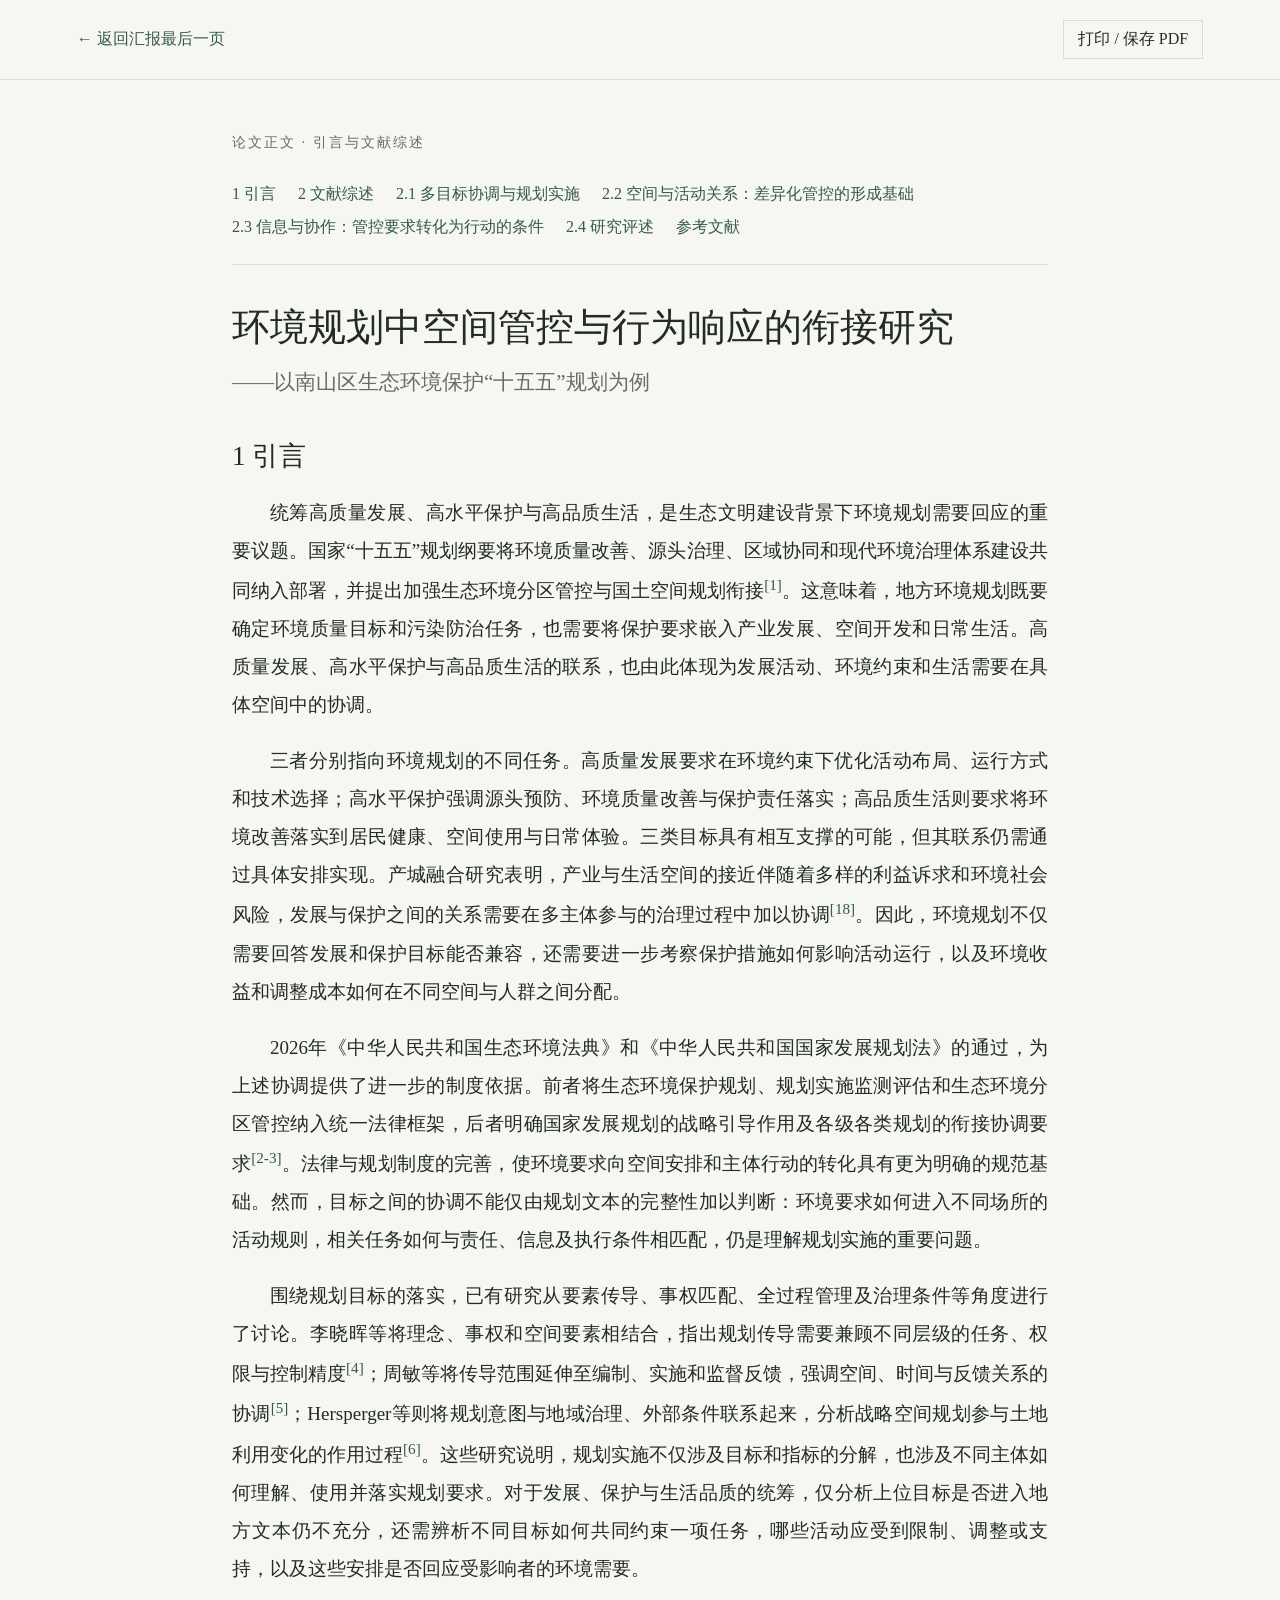
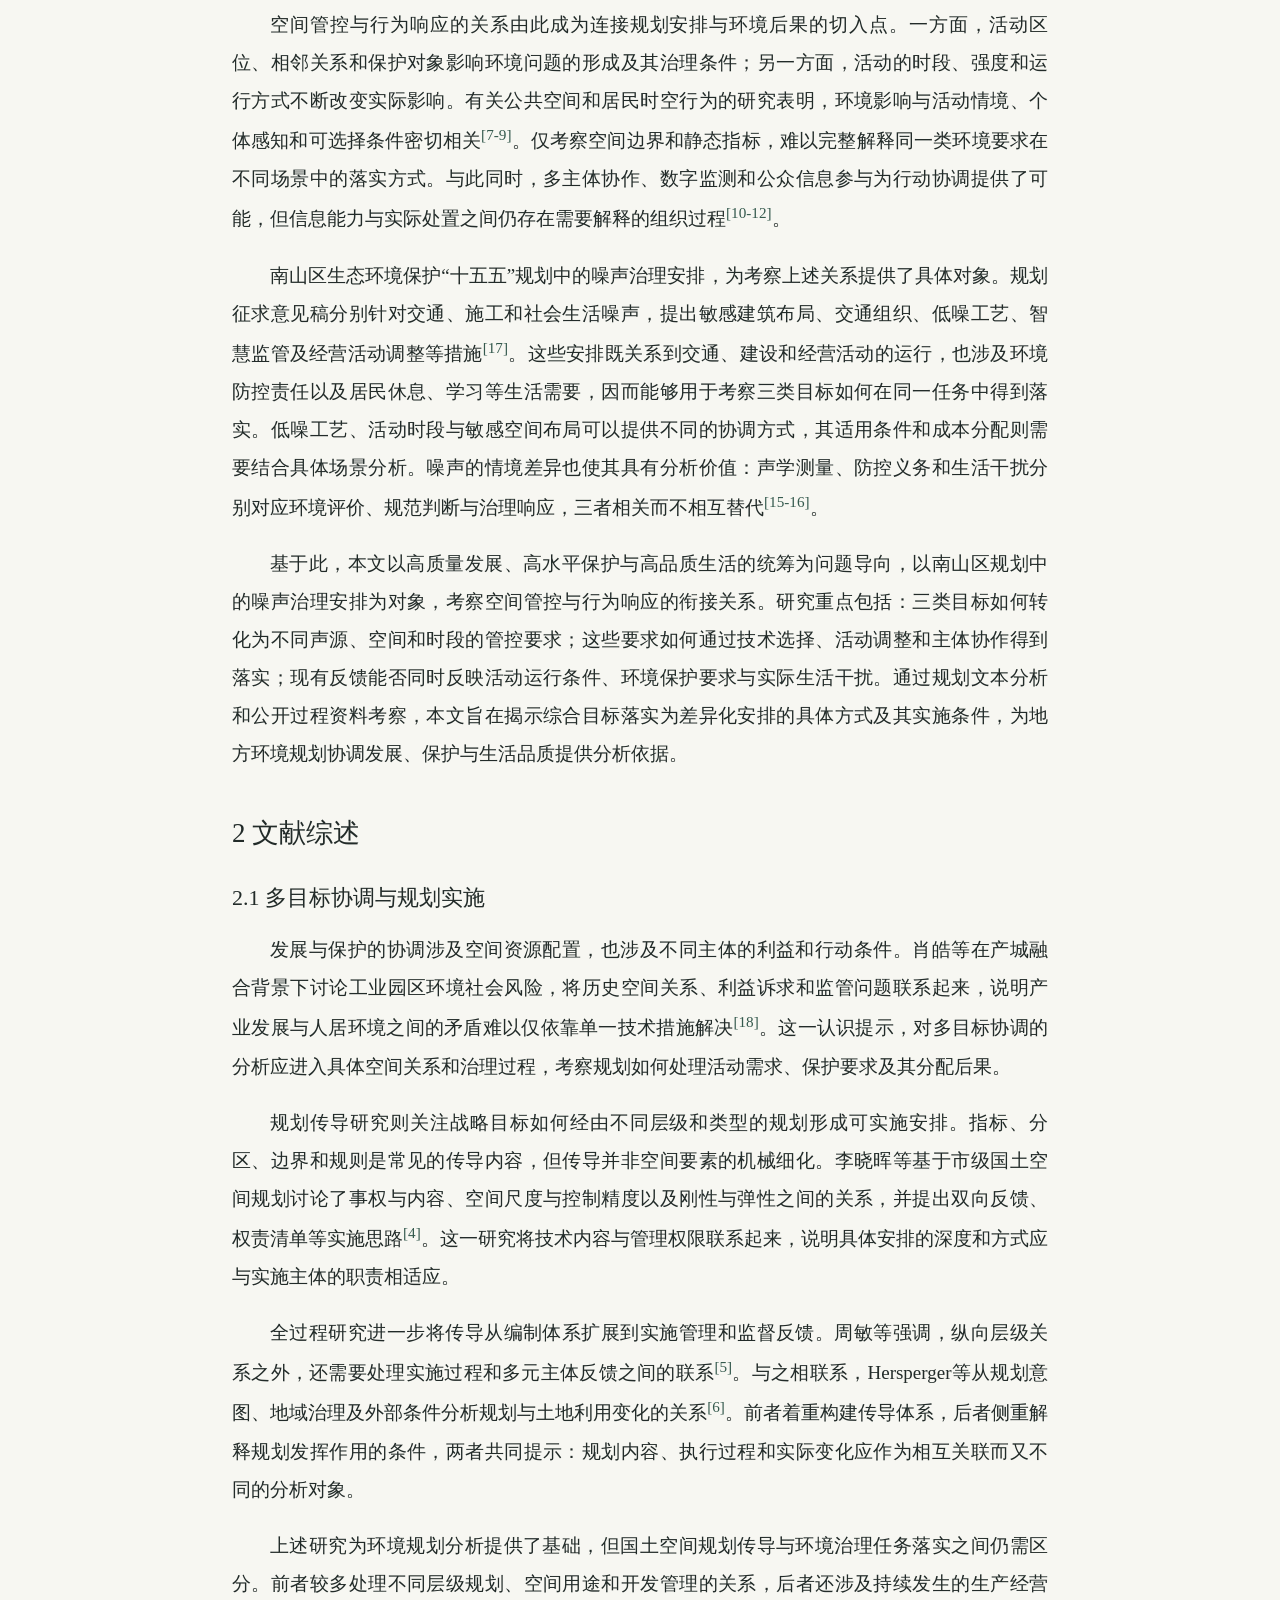
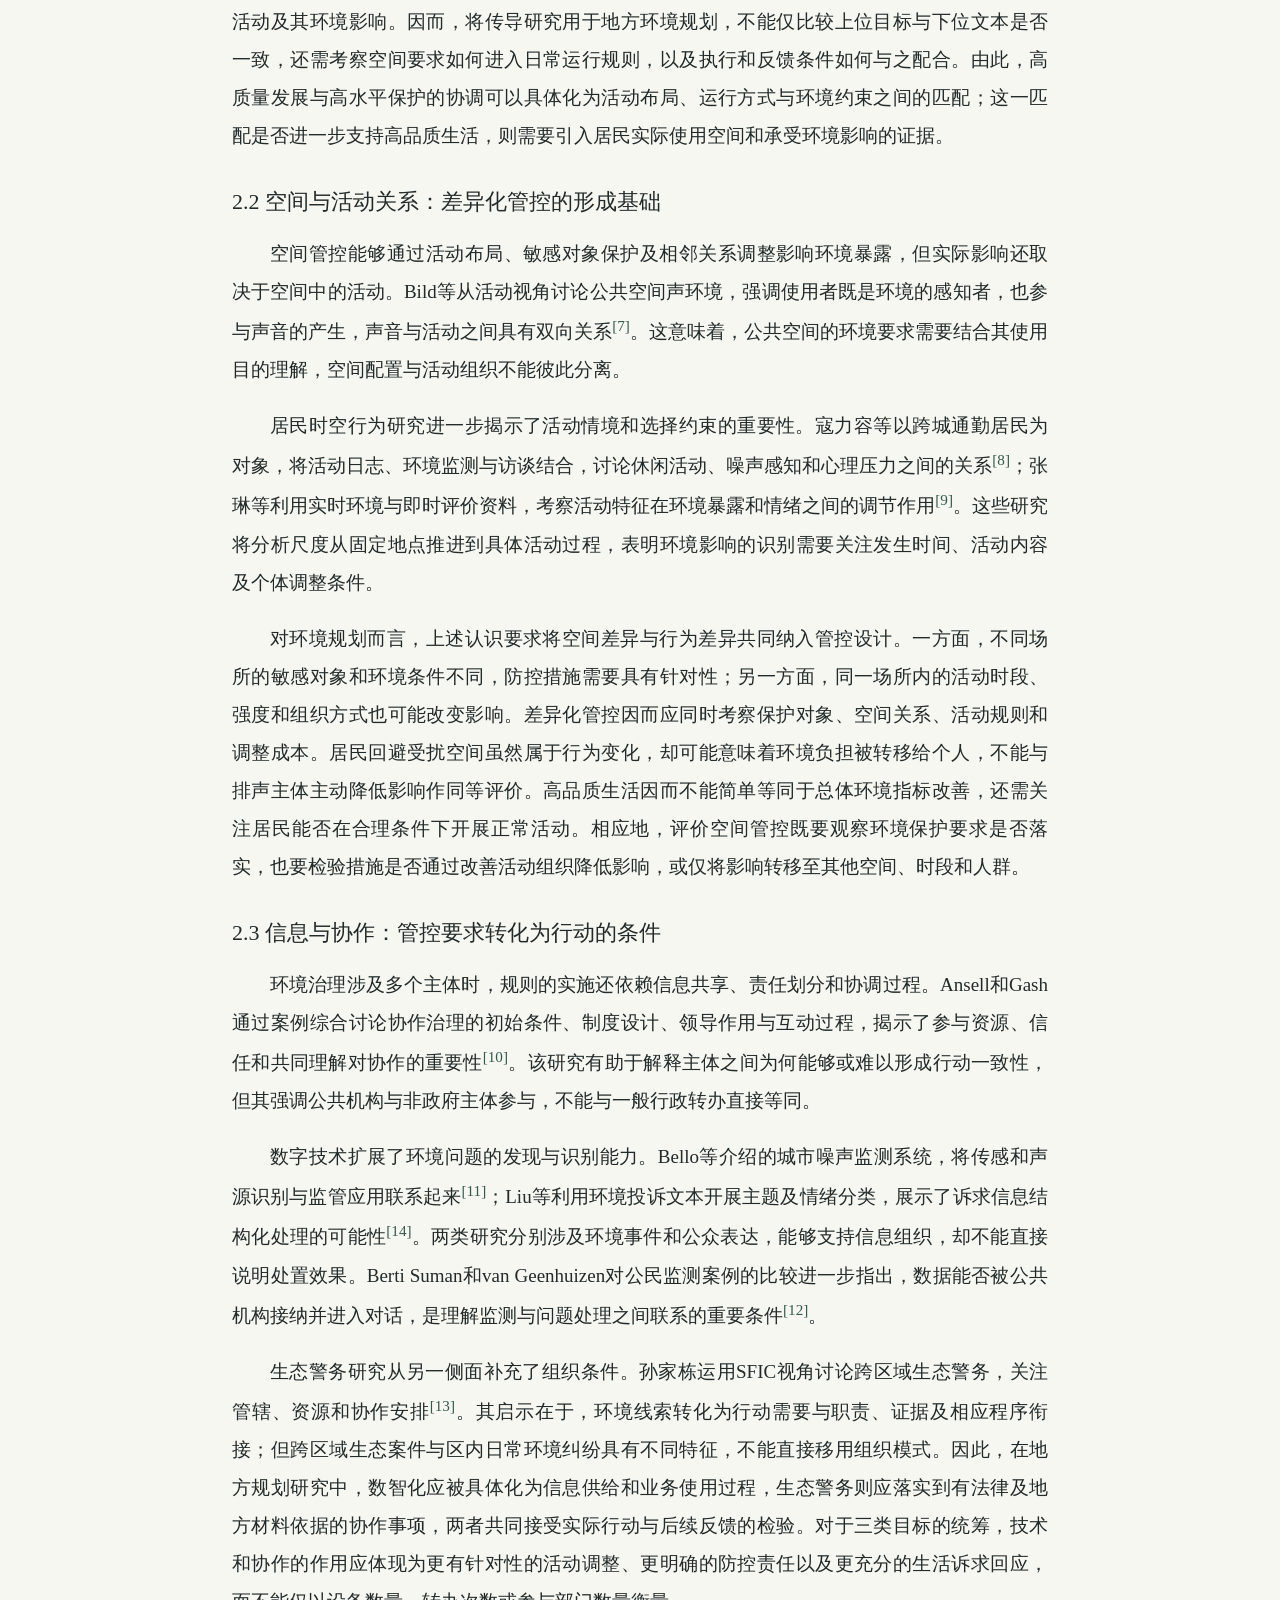
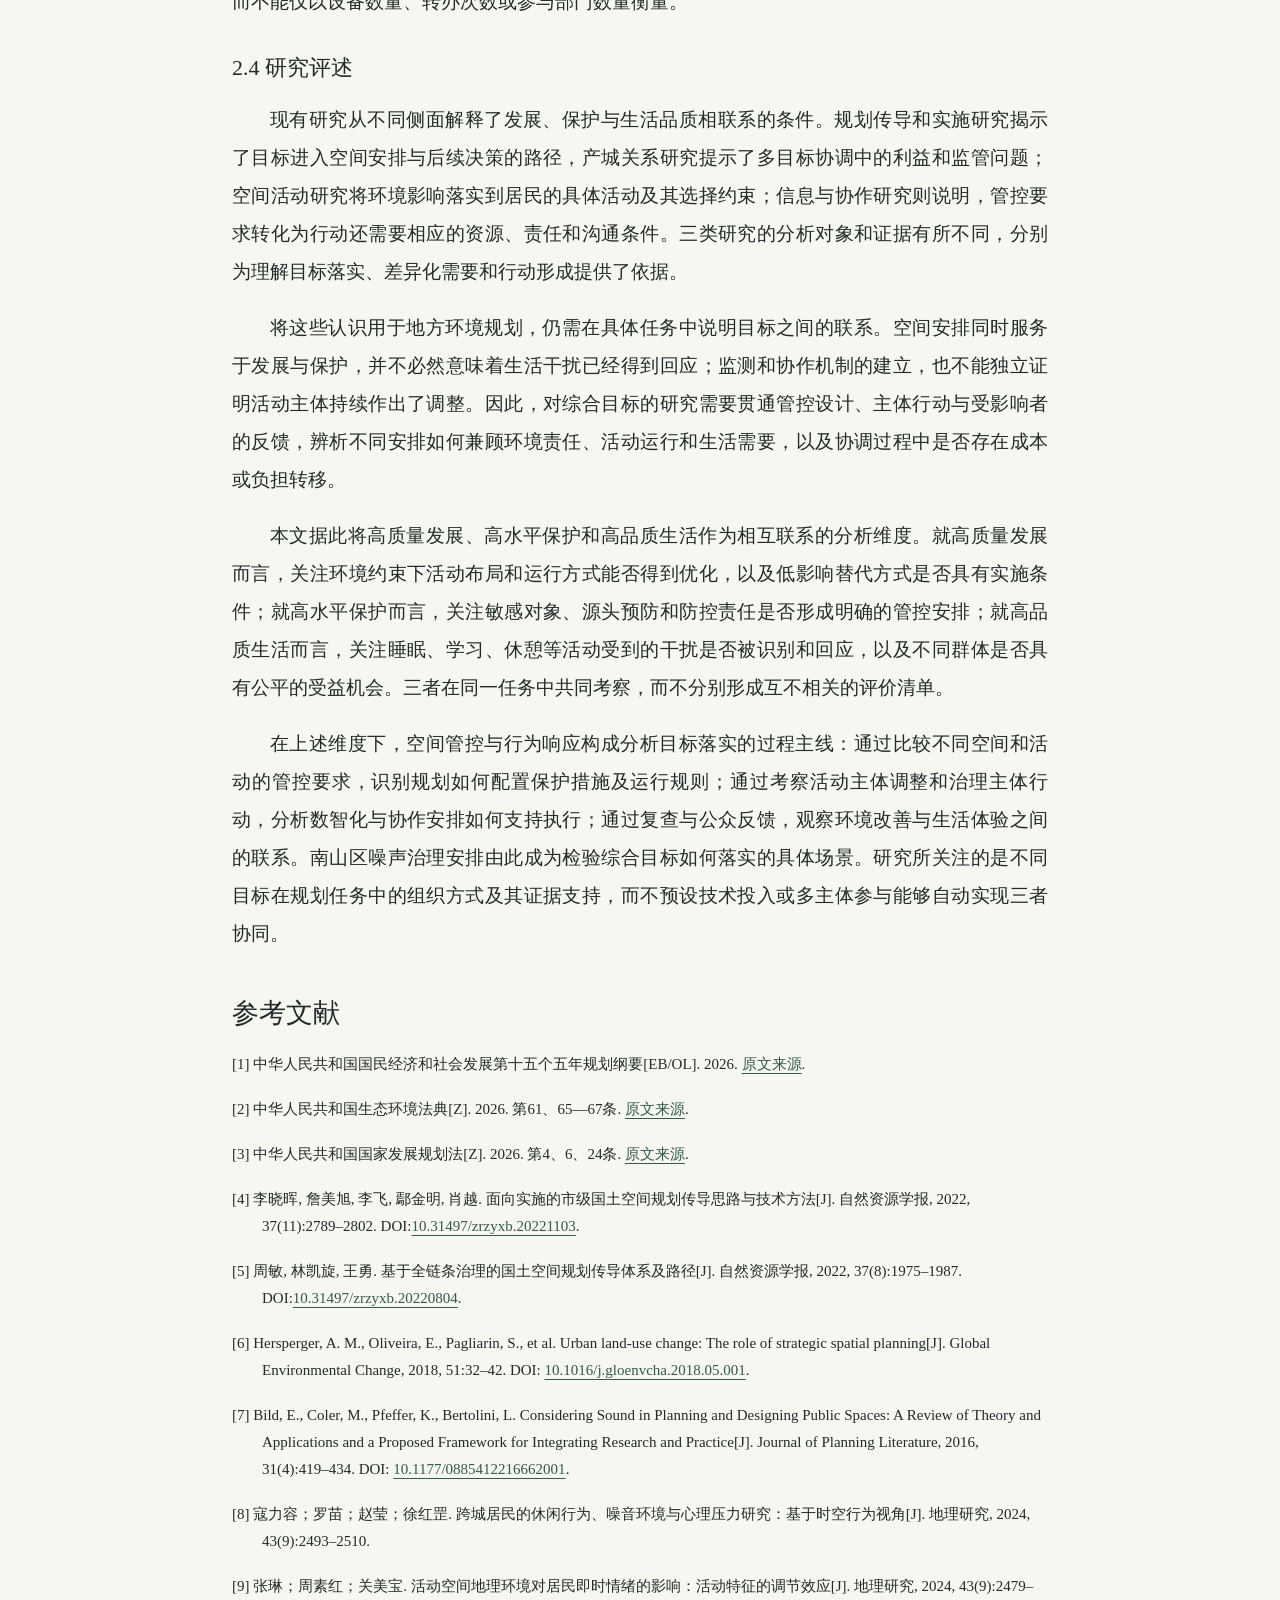
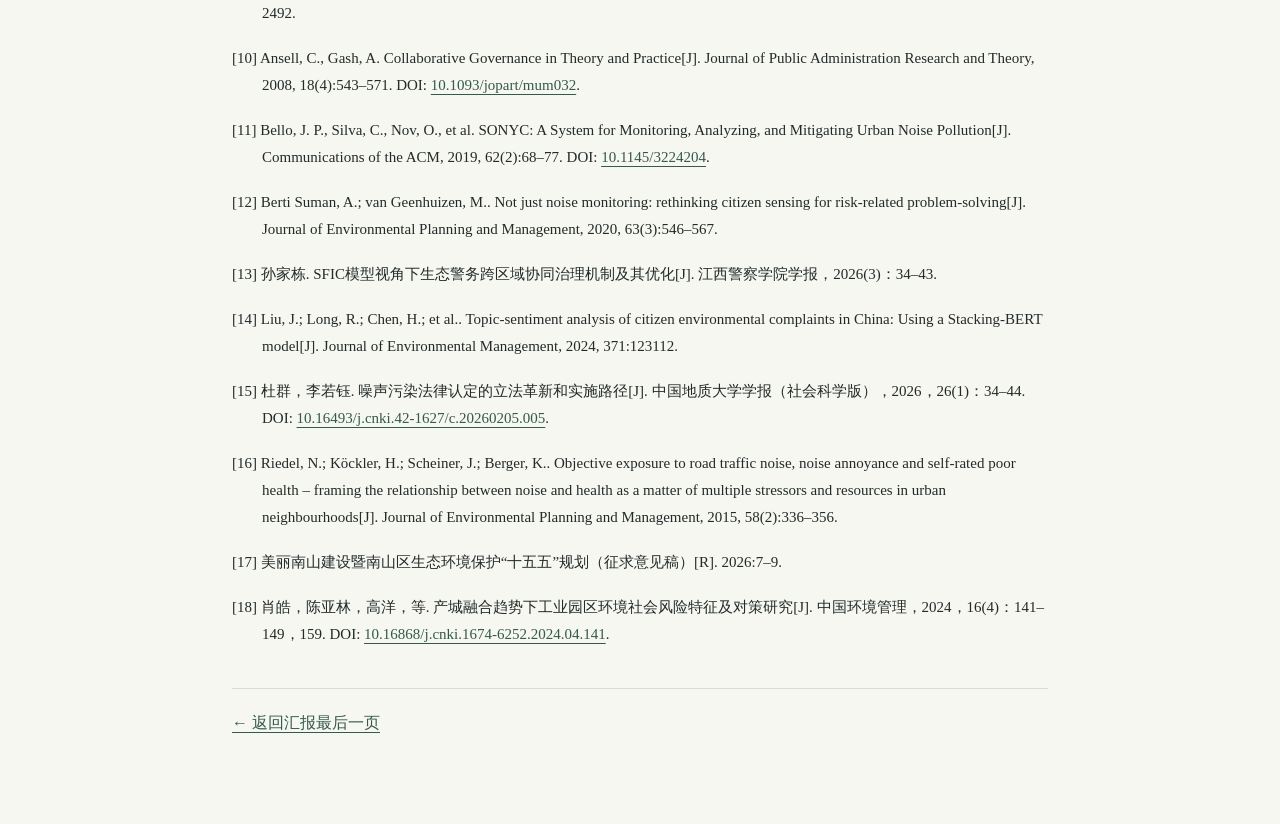
<file: paper.html>
<!doctype html>
<html lang="zh-CN">
<head>
<meta charset="utf-8"><meta name="viewport" content="width=device-width,initial-scale=1">
<link rel="icon" href="data:,"><title>引言与文献综述 · 南山环境规划研究</title>
<style>
:root{--ink:#222b29;--muted:#666d69;--line:#d8dcd5;--paper:#f7f7f2;--accent:#34594d}
*{box-sizing:border-box}html{scroll-behavior:smooth}body{margin:0;background:var(--paper);color:var(--ink);font-family:"Times New Roman","Songti SC","SimSun","STSong",serif}a{color:var(--accent);text-underline-offset:4px}a:focus-visible,button:focus-visible{outline:2px solid var(--accent);outline-offset:4px}header{border-bottom:1px solid var(--line);padding:20px max(6vw,20px);display:flex;justify-content:space-between;align-items:center;gap:18px}header a{text-decoration:none}button{font:inherit;color:inherit;background:transparent;border:1px solid var(--line);padding:8px 14px;cursor:pointer}main{max-width:880px;margin:auto;padding:40px 32px 90px}.label{font-size:14px;color:var(--muted);letter-spacing:2px}nav{display:flex;flex-wrap:wrap;gap:12px 22px;padding:18px 0 26px;margin-bottom:34px;border-bottom:1px solid var(--line);font-size:16px}nav a{text-decoration:none}h1{font-size:clamp(28px,4vw,38px);font-weight:500;line-height:1.5;margin:0 0 12px}h2{font-size:27px;font-weight:500;margin:42px 0 20px}h1+h2{font-size:21px;margin:0 0 36px;color:var(--muted)}h3{font-size:22px;font-weight:500;margin:32px 0 14px}article p{font-size:19px;line-height:2;text-align:justify;text-indent:2em;margin:18px 0;overflow-wrap:anywhere}.cite{font-size:.8em;vertical-align:super;text-decoration:none}article .reference{font-size:15px;line-height:1.8;text-indent:-2em;padding-left:2em;text-align:left}h2,h3,.reference{scroll-margin-top:24px}:target{outline:1px solid var(--line);outline-offset:8px}footer{border-top:1px solid var(--line);padding-top:24px;margin-top:40px;font-size:16px}@media(max-width:600px){main{padding:28px 6vw 60px}header{padding:16px 6vw}article p{font-size:18px;line-height:1.95}nav{gap:12px 16px}h2{font-size:24px}h3{font-size:21px}}@media print{header,nav,.label,footer{display:none}body{background:white}main{max-width:none;padding:0}article p{font-size:12pt}article .reference{font-size:10pt}h2,h3{break-after:avoid}a{color:inherit;text-decoration:none}}
</style>
</head>
<body>
<header><a href="./#16">← 返回汇报最后一页</a><button onclick="window.print()">打印 / 保存 PDF</button></header>
<main><p class="label">论文正文 · 引言与文献综述</p><nav aria-label="文章目录"><a href="#heading-2">1 引言</a><a href="#heading-3">2 文献综述</a><a href="#heading-4">2.1 多目标协调与规划实施</a><a href="#heading-5">2.2 空间与活动关系：差异化管控的形成基础</a><a href="#heading-6">2.3 信息与协作：管控要求转化为行动的条件</a><a href="#heading-7">2.4 研究评述</a><a href="#heading-8">参考文献</a></nav><article><h1 id="heading-0">环境规划中空间管控与行为响应的衔接研究</h1>
<h2 id="heading-1">——以南山区生态环境保护“十五五”规划为例</h2>
<h2 id="heading-2">1 引言</h2>
<p>统筹高质量发展、高水平保护与高品质生活，是生态文明建设背景下环境规划需要回应的重要议题。国家“十五五”规划纲要将环境质量改善、源头治理、区域协同和现代环境治理体系建设共同纳入部署，并提出加强生态环境分区管控与国土空间规划衔接<a class="cite" href="#ref-1">[1]</a>。这意味着，地方环境规划既要确定环境质量目标和污染防治任务，也需要将保护要求嵌入产业发展、空间开发和日常生活。高质量发展、高水平保护与高品质生活的联系，也由此体现为发展活动、环境约束和生活需要在具体空间中的协调。</p>
<p>三者分别指向环境规划的不同任务。高质量发展要求在环境约束下优化活动布局、运行方式和技术选择；高水平保护强调源头预防、环境质量改善与保护责任落实；高品质生活则要求将环境改善落实到居民健康、空间使用与日常体验。三类目标具有相互支撑的可能，但其联系仍需通过具体安排实现。产城融合研究表明，产业与生活空间的接近伴随着多样的利益诉求和环境社会风险，发展与保护之间的关系需要在多主体参与的治理过程中加以协调<a class="cite" href="#ref-18">[18]</a>。因此，环境规划不仅需要回答发展和保护目标能否兼容，还需要进一步考察保护措施如何影响活动运行，以及环境收益和调整成本如何在不同空间与人群之间分配。</p>
<p>2026年《中华人民共和国生态环境法典》和《中华人民共和国国家发展规划法》的通过，为上述协调提供了进一步的制度依据。前者将生态环境保护规划、规划实施监测评估和生态环境分区管控纳入统一法律框架，后者明确国家发展规划的战略引导作用及各级各类规划的衔接协调要求<a class="cite" href="#ref-2">[2-3]</a>。法律与规划制度的完善，使环境要求向空间安排和主体行动的转化具有更为明确的规范基础。然而，目标之间的协调不能仅由规划文本的完整性加以判断：环境要求如何进入不同场所的活动规则，相关任务如何与责任、信息及执行条件相匹配，仍是理解规划实施的重要问题。</p>
<p>围绕规划目标的落实，已有研究从要素传导、事权匹配、全过程管理及治理条件等角度进行了讨论。李晓晖等将理念、事权和空间要素相结合，指出规划传导需要兼顾不同层级的任务、权限与控制精度<a class="cite" href="#ref-4">[4]</a>；周敏等将传导范围延伸至编制、实施和监督反馈，强调空间、时间与反馈关系的协调<a class="cite" href="#ref-5">[5]</a>；Hersperger等则将规划意图与地域治理、外部条件联系起来，分析战略空间规划参与土地利用变化的作用过程<a class="cite" href="#ref-6">[6]</a>。这些研究说明，规划实施不仅涉及目标和指标的分解，也涉及不同主体如何理解、使用并落实规划要求。对于发展、保护与生活品质的统筹，仅分析上位目标是否进入地方文本仍不充分，还需辨析不同目标如何共同约束一项任务，哪些活动应受到限制、调整或支持，以及这些安排是否回应受影响者的环境需要。</p>
<p>空间管控与行为响应的关系由此成为连接规划安排与环境后果的切入点。一方面，活动区位、相邻关系和保护对象影响环境问题的形成及其治理条件；另一方面，活动的时段、强度和运行方式不断改变实际影响。有关公共空间和居民时空行为的研究表明，环境影响与活动情境、个体感知和可选择条件密切相关<a class="cite" href="#ref-7">[7-9]</a>。仅考察空间边界和静态指标，难以完整解释同一类环境要求在不同场景中的落实方式。与此同时，多主体协作、数字监测和公众信息参与为行动协调提供了可能，但信息能力与实际处置之间仍存在需要解释的组织过程<a class="cite" href="#ref-10">[10-12]</a>。</p>
<p>南山区生态环境保护“十五五”规划中的噪声治理安排，为考察上述关系提供了具体对象。规划征求意见稿分别针对交通、施工和社会生活噪声，提出敏感建筑布局、交通组织、低噪工艺、智慧监管及经营活动调整等措施<a class="cite" href="#ref-17">[17]</a>。这些安排既关系到交通、建设和经营活动的运行，也涉及环境防控责任以及居民休息、学习等生活需要，因而能够用于考察三类目标如何在同一任务中得到落实。低噪工艺、活动时段与敏感空间布局可以提供不同的协调方式，其适用条件和成本分配则需要结合具体场景分析。噪声的情境差异也使其具有分析价值：声学测量、防控义务和生活干扰分别对应环境评价、规范判断与治理响应，三者相关而不相互替代<a class="cite" href="#ref-15">[15-16]</a>。</p>
<p>基于此，本文以高质量发展、高水平保护与高品质生活的统筹为问题导向，以南山区规划中的噪声治理安排为对象，考察空间管控与行为响应的衔接关系。研究重点包括：三类目标如何转化为不同声源、空间和时段的管控要求；这些要求如何通过技术选择、活动调整和主体协作得到落实；现有反馈能否同时反映活动运行条件、环境保护要求与实际生活干扰。通过规划文本分析和公开过程资料考察，本文旨在揭示综合目标落实为差异化安排的具体方式及其实施条件，为地方环境规划协调发展、保护与生活品质提供分析依据。</p>
<h2 id="heading-3">2 文献综述</h2>
<h3 id="heading-4">2.1 多目标协调与规划实施</h3>
<p>发展与保护的协调涉及空间资源配置，也涉及不同主体的利益和行动条件。肖皓等在产城融合背景下讨论工业园区环境社会风险，将历史空间关系、利益诉求和监管问题联系起来，说明产业发展与人居环境之间的矛盾难以仅依靠单一技术措施解决<a class="cite" href="#ref-18">[18]</a>。这一认识提示，对多目标协调的分析应进入具体空间关系和治理过程，考察规划如何处理活动需求、保护要求及其分配后果。</p>
<p>规划传导研究则关注战略目标如何经由不同层级和类型的规划形成可实施安排。指标、分区、边界和规则是常见的传导内容，但传导并非空间要素的机械细化。李晓晖等基于市级国土空间规划讨论了事权与内容、空间尺度与控制精度以及刚性与弹性之间的关系，并提出双向反馈、权责清单等实施思路<a class="cite" href="#ref-4">[4]</a>。这一研究将技术内容与管理权限联系起来，说明具体安排的深度和方式应与实施主体的职责相适应。</p>
<p>全过程研究进一步将传导从编制体系扩展到实施管理和监督反馈。周敏等强调，纵向层级关系之外，还需要处理实施过程和多元主体反馈之间的联系<a class="cite" href="#ref-5">[5]</a>。与之相联系，Hersperger等从规划意图、地域治理及外部条件分析规划与土地利用变化的关系<a class="cite" href="#ref-6">[6]</a>。前者着重构建传导体系，后者侧重解释规划发挥作用的条件，两者共同提示：规划内容、执行过程和实际变化应作为相互关联而又不同的分析对象。</p>
<p>上述研究为环境规划分析提供了基础，但国土空间规划传导与环境治理任务落实之间仍需区分。前者较多处理不同层级规划、空间用途和开发管理的关系，后者还涉及持续发生的生产经营活动及其环境影响。因而，将传导研究用于地方环境规划，不能仅比较上位目标与下位文本是否一致，还需考察空间要求如何进入日常运行规则，以及执行和反馈条件如何与之配合。由此，高质量发展与高水平保护的协调可以具体化为活动布局、运行方式与环境约束之间的匹配；这一匹配是否进一步支持高品质生活，则需要引入居民实际使用空间和承受环境影响的证据。</p>
<h3 id="heading-5">2.2 空间与活动关系：差异化管控的形成基础</h3>
<p>空间管控能够通过活动布局、敏感对象保护及相邻关系调整影响环境暴露，但实际影响还取决于空间中的活动。Bild等从活动视角讨论公共空间声环境，强调使用者既是环境的感知者，也参与声音的产生，声音与活动之间具有双向关系<a class="cite" href="#ref-7">[7]</a>。这意味着，公共空间的环境要求需要结合其使用目的理解，空间配置与活动组织不能彼此分离。</p>
<p>居民时空行为研究进一步揭示了活动情境和选择约束的重要性。寇力容等以跨城通勤居民为对象，将活动日志、环境监测与访谈结合，讨论休闲活动、噪声感知和心理压力之间的关系<a class="cite" href="#ref-8">[8]</a>；张琳等利用实时环境与即时评价资料，考察活动特征在环境暴露和情绪之间的调节作用<a class="cite" href="#ref-9">[9]</a>。这些研究将分析尺度从固定地点推进到具体活动过程，表明环境影响的识别需要关注发生时间、活动内容及个体调整条件。</p>
<p>对环境规划而言，上述认识要求将空间差异与行为差异共同纳入管控设计。一方面，不同场所的敏感对象和环境条件不同，防控措施需要具有针对性；另一方面，同一场所内的活动时段、强度和组织方式也可能改变影响。差异化管控因而应同时考察保护对象、空间关系、活动规则和调整成本。居民回避受扰空间虽然属于行为变化，却可能意味着环境负担被转移给个人，不能与排声主体主动降低影响作同等评价。高品质生活因而不能简单等同于总体环境指标改善，还需关注居民能否在合理条件下开展正常活动。相应地，评价空间管控既要观察环境保护要求是否落实，也要检验措施是否通过改善活动组织降低影响，或仅将影响转移至其他空间、时段和人群。</p>
<h3 id="heading-6">2.3 信息与协作：管控要求转化为行动的条件</h3>
<p>环境治理涉及多个主体时，规则的实施还依赖信息共享、责任划分和协调过程。Ansell和Gash通过案例综合讨论协作治理的初始条件、制度设计、领导作用与互动过程，揭示了参与资源、信任和共同理解对协作的重要性<a class="cite" href="#ref-10">[10]</a>。该研究有助于解释主体之间为何能够或难以形成行动一致性，但其强调公共机构与非政府主体参与，不能与一般行政转办直接等同。</p>
<p>数字技术扩展了环境问题的发现与识别能力。Bello等介绍的城市噪声监测系统，将传感和声源识别与监管应用联系起来<a class="cite" href="#ref-11">[11]</a>；Liu等利用环境投诉文本开展主题及情绪分类，展示了诉求信息结构化处理的可能性<a class="cite" href="#ref-14">[14]</a>。两类研究分别涉及环境事件和公众表达，能够支持信息组织，却不能直接说明处置效果。Berti Suman和van Geenhuizen对公民监测案例的比较进一步指出，数据能否被公共机构接纳并进入对话，是理解监测与问题处理之间联系的重要条件<a class="cite" href="#ref-12">[12]</a>。</p>
<p>生态警务研究从另一侧面补充了组织条件。孙家栋运用SFIC视角讨论跨区域生态警务，关注管辖、资源和协作安排<a class="cite" href="#ref-13">[13]</a>。其启示在于，环境线索转化为行动需要与职责、证据及相应程序衔接；但跨区域生态案件与区内日常环境纠纷具有不同特征，不能直接移用组织模式。因此，在地方规划研究中，数智化应被具体化为信息供给和业务使用过程，生态警务则应落实到有法律及地方材料依据的协作事项，两者共同接受实际行动与后续反馈的检验。对于三类目标的统筹，技术和协作的作用应体现为更有针对性的活动调整、更明确的防控责任以及更充分的生活诉求回应，而不能仅以设备数量、转办次数或参与部门数量衡量。</p>
<h3 id="heading-7">2.4 研究评述</h3>
<p>现有研究从不同侧面解释了发展、保护与生活品质相联系的条件。规划传导和实施研究揭示了目标进入空间安排与后续决策的路径，产城关系研究提示了多目标协调中的利益和监管问题；空间活动研究将环境影响落实到居民的具体活动及其选择约束；信息与协作研究则说明，管控要求转化为行动还需要相应的资源、责任和沟通条件。三类研究的分析对象和证据有所不同，分别为理解目标落实、差异化需要和行动形成提供了依据。</p>
<p>将这些认识用于地方环境规划，仍需在具体任务中说明目标之间的联系。空间安排同时服务于发展与保护，并不必然意味着生活干扰已经得到回应；监测和协作机制的建立，也不能独立证明活动主体持续作出了调整。因此，对综合目标的研究需要贯通管控设计、主体行动与受影响者的反馈，辨析不同安排如何兼顾环境责任、活动运行和生活需要，以及协调过程中是否存在成本或负担转移。</p>
<p>本文据此将高质量发展、高水平保护和高品质生活作为相互联系的分析维度。就高质量发展而言，关注环境约束下活动布局和运行方式能否得到优化，以及低影响替代方式是否具有实施条件；就高水平保护而言，关注敏感对象、源头预防和防控责任是否形成明确的管控安排；就高品质生活而言，关注睡眠、学习、休憩等活动受到的干扰是否被识别和回应，以及不同群体是否具有公平的受益机会。三者在同一任务中共同考察，而不分别形成互不相关的评价清单。</p>
<p>在上述维度下，空间管控与行为响应构成分析目标落实的过程主线：通过比较不同空间和活动的管控要求，识别规划如何配置保护措施及运行规则；通过考察活动主体调整和治理主体行动，分析数智化与协作安排如何支持执行；通过复查与公众反馈，观察环境改善与生活体验之间的联系。南山区噪声治理安排由此成为检验综合目标如何落实的具体场景。研究所关注的是不同目标在规划任务中的组织方式及其证据支持，而不预设技术投入或多主体参与能够自动实现三者协同。</p>
<h2 id="heading-8">参考文献</h2>
<p class="reference" id="ref-1">[1] 中华人民共和国国民经济和社会发展第十五个五年规划纲要[EB/OL]. 2026. <a target="_blank" rel="noopener noreferrer" href="https://www.moe.gov.cn/jyb_xwfb/xw_zt/moe_357/2026/2026_zt03/yw/202603/t20260314_1430877.html">原文来源</a>.</p>
<p class="reference" id="ref-2">[2] 中华人民共和国生态环境法典[Z]. 2026. 第61、65—67条. <a target="_blank" rel="noopener noreferrer" href="https://www.mee.gov.cn/ywgz/fgbz/fl/202603/t20260313_1146496.shtml">原文来源</a>.</p>
<p class="reference" id="ref-3">[3] 中华人民共和国国家发展规划法[Z]. 2026. 第4、6、24条. <a target="_blank" rel="noopener noreferrer" href="https://www.ggj.gov.cn/xwzx/szyw/202603/t20260313_49178.htm">原文来源</a>.</p>
<p class="reference" id="ref-4">[4] 李晓晖, 詹美旭, 李飞, 鄢金明, 肖越. 面向实施的市级国土空间规划传导思路与技术方法[J]. 自然资源学报, 2022, 37(11):2789–2802. DOI:<a target="_blank" rel="noopener noreferrer" href="https://doi.org/10.31497/zrzyxb.20221103">10.31497/zrzyxb.20221103</a>.</p>
<p class="reference" id="ref-5">[5] 周敏, 林凯旋, 王勇. 基于全链条治理的国土空间规划传导体系及路径[J]. 自然资源学报, 2022, 37(8):1975–1987. DOI:<a target="_blank" rel="noopener noreferrer" href="https://doi.org/10.31497/zrzyxb.20220804">10.31497/zrzyxb.20220804</a>.</p>
<p class="reference" id="ref-6">[6] Hersperger, A. M., Oliveira, E., Pagliarin, S., et al. Urban land-use change: The role of strategic spatial planning[J]. Global Environmental Change, 2018, 51:32–42. DOI: <a target="_blank" rel="noopener noreferrer" href="https://doi.org/10.1016/j.gloenvcha.2018.05.001">10.1016/j.gloenvcha.2018.05.001</a>.</p>
<p class="reference" id="ref-7">[7] Bild, E., Coler, M., Pfeffer, K., Bertolini, L. Considering Sound in Planning and Designing Public Spaces: A Review of Theory and Applications and a Proposed Framework for Integrating Research and Practice[J]. Journal of Planning Literature, 2016, 31(4):419–434. DOI: <a target="_blank" rel="noopener noreferrer" href="https://doi.org/10.1177/0885412216662001">10.1177/0885412216662001</a>.</p>
<p class="reference" id="ref-8">[8] 寇力容；罗苗；赵莹；徐红罡. 跨城居民的休闲行为、噪音环境与心理压力研究：基于时空行为视角[J]. 地理研究, 2024, 43(9):2493–2510.</p>
<p class="reference" id="ref-9">[9] 张琳；周素红；关美宝. 活动空间地理环境对居民即时情绪的影响：活动特征的调节效应[J]. 地理研究, 2024, 43(9):2479–2492.</p>
<p class="reference" id="ref-10">[10] Ansell, C., Gash, A. Collaborative Governance in Theory and Practice[J]. Journal of Public Administration Research and Theory, 2008, 18(4):543–571. DOI: <a target="_blank" rel="noopener noreferrer" href="https://doi.org/10.1093/jopart/mum032">10.1093/jopart/mum032</a>.</p>
<p class="reference" id="ref-11">[11] Bello, J. P., Silva, C., Nov, O., et al. SONYC: A System for Monitoring, Analyzing, and Mitigating Urban Noise Pollution[J]. Communications of the ACM, 2019, 62(2):68–77. DOI: <a target="_blank" rel="noopener noreferrer" href="https://doi.org/10.1145/3224204">10.1145/3224204</a>.</p>
<p class="reference" id="ref-12">[12] Berti Suman, A.; van Geenhuizen, M.. Not just noise monitoring: rethinking citizen sensing for risk-related problem-solving[J]. Journal of Environmental Planning and Management, 2020, 63(3):546–567.</p>
<p class="reference" id="ref-13">[13] 孙家栋. SFIC模型视角下生态警务跨区域协同治理机制及其优化[J]. 江西警察学院学报，2026(3)：34–43.</p>
<p class="reference" id="ref-14">[14] Liu, J.; Long, R.; Chen, H.; et al.. Topic-sentiment analysis of citizen environmental complaints in China: Using a Stacking-BERT model[J]. Journal of Environmental Management, 2024, 371:123112.</p>
<p class="reference" id="ref-15">[15] 杜群，李若钰. 噪声污染法律认定的立法革新和实施路径[J]. 中国地质大学学报（社会科学版），2026，26(1)：34–44. DOI: <a target="_blank" rel="noopener noreferrer" href="https://doi.org/10.16493/j.cnki.42-1627/c.20260205.005">10.16493/j.cnki.42-1627/c.20260205.005</a>.</p>
<p class="reference" id="ref-16">[16] Riedel, N.; Köckler, H.; Scheiner, J.; Berger, K.. Objective exposure to road traffic noise, noise annoyance and self-rated poor health – framing the relationship between noise and health as a matter of multiple stressors and resources in urban neighbourhoods[J]. Journal of Environmental Planning and Management, 2015, 58(2):336–356.</p>
<p class="reference" id="ref-17">[17] 美丽南山建设暨南山区生态环境保护“十五五”规划（征求意见稿）[R]. 2026:7–9.</p>
<p class="reference" id="ref-18">[18] 肖皓，陈亚林，高洋，等. 产城融合趋势下工业园区环境社会风险特征及对策研究[J]. 中国环境管理，2024，16(4)：141–149，159. DOI: <a target="_blank" rel="noopener noreferrer" href="https://doi.org/10.16868/j.cnki.1674-6252.2024.04.141">10.16868/j.cnki.1674-6252.2024.04.141</a>.</p></article><footer><a href="./#16">← 返回汇报最后一页</a></footer></main>
</body></html>
</file>
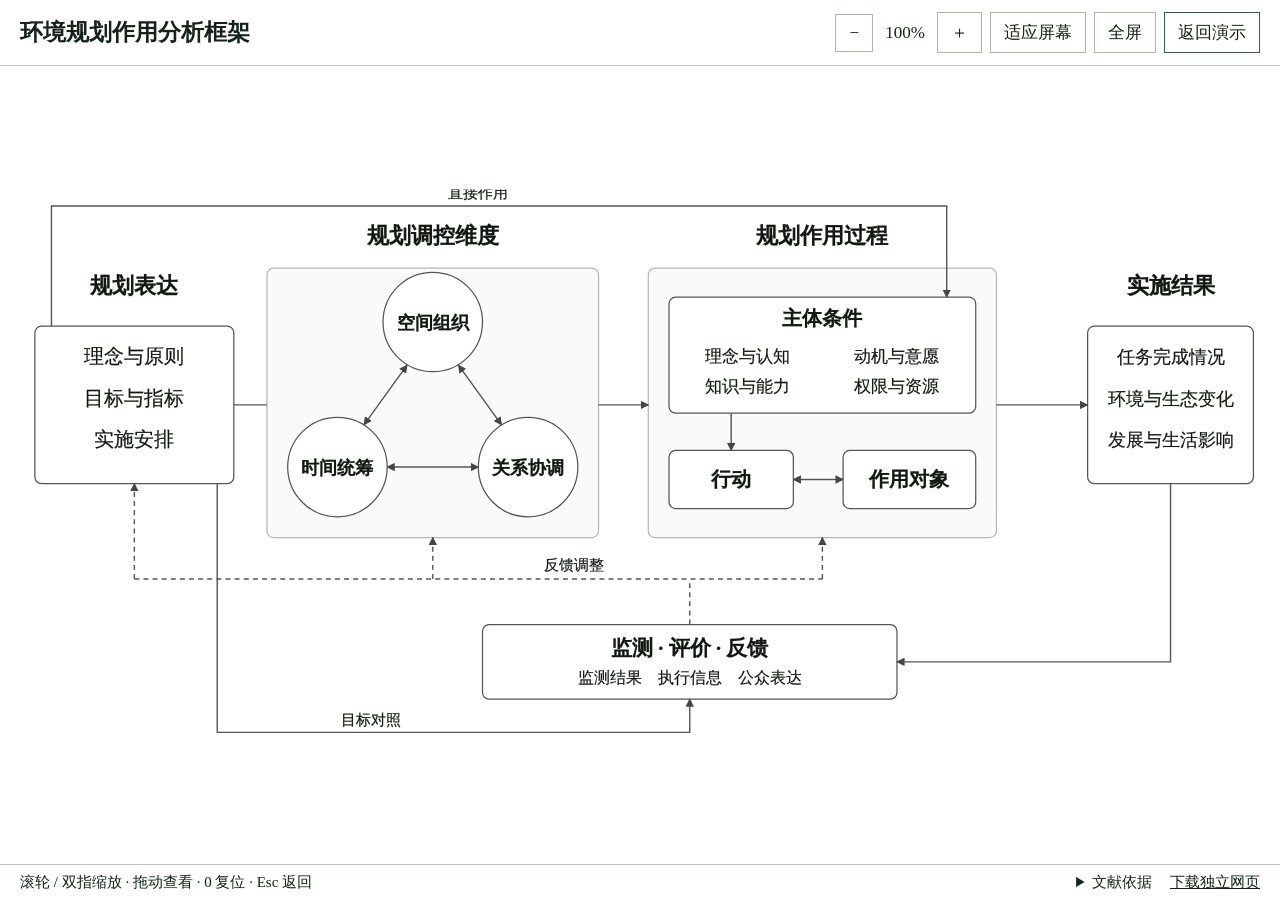
<file: shanghai/framework.html>
<!doctype html><html lang="zh-CN"><head><meta charset="utf-8"><meta name="viewport" content="width=device-width,initial-scale=1"><title>环境规划作用分析框架｜放大查看</title><link rel="icon" href="data:,"><style>
*{box-sizing:border-box}body{margin:0;background:white;color:#152219;font-family:"Times New Roman","Songti SC","SimSun",serif}button,a{font:inherit;color:inherit}button{background:white;border:1px solid #a9b8ad;padding:8px 13px;cursor:pointer;font-size:17px}button:hover{background:#edf3ed}button:focus-visible,a:focus-visible{outline:3px solid #296341;outline-offset:2px}header{display:flex;align-items:center;justify-content:space-between;gap:16px;padding:12px 20px;border-bottom:1px solid #bcc8bd}h1{font-size:23px;margin:0}nav{display:flex;align-items:center;gap:8px;flex-wrap:wrap}output{min-width:48px;text-align:center;font-size:17px}#stage{position:relative;overflow:hidden;touch-action:none;cursor:grab;flex:1;min-height:0;background:#fff;outline:none}#stage:active{cursor:grabbing}#drawing{position:absolute;left:0;top:0;transform-origin:0 0;width:1520px;height:665px;user-select:none;pointer-events:none}#drawing svg{width:100%;height:100%;display:block}#drawing text{fill:#101810;stroke:#101810;stroke-width:.2px;paint-order:stroke fill}body{height:100vh;height:100dvh;display:flex;flex-direction:column}footer{padding:8px 20px;border-top:1px solid #bcc8bd;font-size:15px;display:flex;gap:18px;align-items:center;flex-wrap:wrap}.hint{margin-right:auto}details{max-height:30vh;overflow:auto}details ol{padding-left:22px;max-width:1200px;font-size:15px;line-height:1.6}details summary{cursor:pointer}.sources-label{display:none}.page-sources a{color:inherit}#exit{border-color:#385b44}#reset{white-space:nowrap}@media(max-width:650px){header{padding:8px 10px;gap:8px;flex-wrap:wrap}h1{font-size:19px;width:100%}nav{gap:6px}button{font-size:15px;padding:8px 10px}footer{padding:8px 10px;font-size:13px}.hint{width:100%}}@media print{header nav,footer .hint,footer>a{display:none}body{height:auto}#stage{height:70vh;flex:none}#drawing{position:static;transform:none!important;width:100%;height:auto}}
</style></head><body><header><h1>环境规划作用分析框架</h1><nav aria-label="框架缩放"><button id="out" aria-label="缩小">−</button><output id="scale" aria-live="polite">100%</output><button id="in" aria-label="放大">＋</button><button id="reset">适应屏幕</button><button id="fullscreen">全屏</button><button id="exit">返回演示</button></nav></header><main id="stage" tabindex="0" aria-label="可缩放框架图；加减键缩放，方向键移动，0键复位"><div id="drawing"><svg xmlns="http://www.w3.org/2000/svg" width="1520" height="665" viewBox="40 140 1520 665"><title>环境规划作用分析框架 V5</title><defs><marker id="a" viewBox="0 0 10 10" refX="9" refY="5" markerWidth="6" markerHeight="6" orient="auto-start-reverse"><path d="M0 0L10 5L0 10Z" fill="#454545"/></marker></defs><rect width="1520" height="665" fill="white"/><g fill="#222" font-family="Times New Roman, Songti SC, SimSun, serif">
<text x="800" y="52" text-anchor="middle" font-size="32" font-weight="600">环境规划作用分析框架</text>
<text x="800" y="97" text-anchor="middle" font-size="23" font-weight="400">高质量发展  ·  高水平保护  ·  高品质生活  ·  高效能治理</text>
<path d="M 65 123 H 1535" fill="none" stroke="#555" stroke-width="1.7"/>
<text x="190" y="265" text-anchor="middle" font-size="26" font-weight="600">规划表达</text>
<rect x="70" y="305" width="240" height="190" rx="8" fill="white" stroke="#555" stroke-width="1.5"/>
<text x="190" y="350" text-anchor="middle" font-size="24" font-weight="400">理念与原则</text>
<text x="190" y="400" text-anchor="middle" font-size="24" font-weight="400">目标与指标</text>
<text x="190" y="450" text-anchor="middle" font-size="24" font-weight="400">实施安排</text>
<text x="550" y="205" text-anchor="middle" font-size="26" font-weight="600">规划调控维度</text>
<rect x="350" y="235" width="400" height="325" rx="8" fill="#fafafa" stroke="#b7b7b7" stroke-width="1.5"/>
<path d="M 519 352 L 467 424" fill="none" stroke="#555" stroke-width="1.7" marker-end="url(#a)" marker-start="url(#a)"/>
<path d="M 581 352 L 633 424" fill="none" stroke="#555" stroke-width="1.7" marker-end="url(#a)" marker-start="url(#a)"/>
<path d="M 495 475 L 605 475" fill="none" stroke="#555" stroke-width="1.7" marker-end="url(#a)" marker-start="url(#a)"/>
<circle cx="550" cy="300" r="60" fill="white" stroke="#555" stroke-width="1.5"/>
<text x="550" y="308" text-anchor="middle" font-size="22" font-weight="600">空间组织</text>
<circle cx="435" cy="475" r="60" fill="white" stroke="#555" stroke-width="1.5"/>
<text x="435" y="483" text-anchor="middle" font-size="22" font-weight="600">时间统筹</text>
<circle cx="665" cy="475" r="60" fill="white" stroke="#555" stroke-width="1.5"/>
<text x="665" y="483" text-anchor="middle" font-size="22" font-weight="600">关系协调</text>
<text x="1020" y="205" text-anchor="middle" font-size="26" font-weight="600">规划作用过程</text>
<rect x="810" y="235" width="420" height="325" rx="8" fill="#fafafa" stroke="#b7b7b7" stroke-width="1.5"/>
<rect x="835" y="270" width="370" height="140" rx="8" fill="white" stroke="#555" stroke-width="1.5"/>
<text x="1020" y="304" text-anchor="middle" font-size="24" font-weight="600">主体条件</text>
<text x="930" y="348" text-anchor="middle" font-size="21" font-weight="400">理念与认知</text>
<text x="1110" y="348" text-anchor="middle" font-size="21" font-weight="400">动机与意愿</text>
<text x="930" y="385" text-anchor="middle" font-size="21" font-weight="400">知识与能力</text>
<text x="1110" y="385" text-anchor="middle" font-size="21" font-weight="400">权限与资源</text>
<rect x="835" y="455" width="150" height="70" rx="8" fill="white" stroke="#555" stroke-width="1.5"/>
<text x="910" y="498" text-anchor="middle" font-size="24" font-weight="600">行动</text>
<rect x="1045" y="455" width="160" height="70" rx="8" fill="white" stroke="#555" stroke-width="1.5"/>
<text x="1125" y="498" text-anchor="middle" font-size="24" font-weight="600">作用对象</text>
<path d="M 910 410 V 455" fill="none" stroke="#555" stroke-width="1.7" marker-end="url(#a)"/>
<path d="M 985 490 H 1045" fill="none" stroke="#555" stroke-width="1.7" marker-end="url(#a)" marker-start="url(#a)"/>
<text x="1440" y="265" text-anchor="middle" font-size="26" font-weight="600">实施结果</text>
<rect x="1340" y="305" width="200" height="190" rx="8" fill="white" stroke="#555" stroke-width="1.5"/>
<text x="1440" y="350" text-anchor="middle" font-size="22" font-weight="400">任务完成情况</text>
<text x="1440" y="400" text-anchor="middle" font-size="22" font-weight="400">环境与生态变化</text>
<text x="1440" y="450" text-anchor="middle" font-size="22" font-weight="400">发展与生活影响</text>
<path d="M 310 400 H 350" fill="none" stroke="#555" stroke-width="1.7"/>
<path d="M 750 400 H 810" fill="none" stroke="#555" stroke-width="1.7" marker-end="url(#a)"/>
<path d="M 1230 400 H 1340" fill="none" stroke="#555" stroke-width="1.7" marker-end="url(#a)"/>
<path d="M 90 305 V 160 H 1170 V 270" fill="none" stroke="#555" stroke-width="1.7" marker-end="url(#a)"/>
<text x="605" y="151" text-anchor="middle" font-size="18" font-weight="400">直接作用</text>
<rect x="610" y="665" width="500" height="90" rx="8" fill="white" stroke="#555" stroke-width="1.5"/>
<text x="860" y="702" text-anchor="middle" font-size="25" font-weight="600">监测 · 评价 · 反馈</text>
<text x="860" y="735" text-anchor="middle" font-size="19" font-weight="400">监测结果　执行信息　公众表达</text>
<path d="M 1440 495 V 710 H 1110" fill="none" stroke="#555" stroke-width="1.7" marker-end="url(#a)"/>
<path d="M 860 665 V 610" fill="none" stroke="#555" stroke-width="1.7" stroke-dasharray="6 5"/>
<path d="M 190 610 H 1020" fill="none" stroke="#555" stroke-width="1.7" stroke-dasharray="6 5"/>
<path d="M 190 610 V 495" fill="none" stroke="#555" stroke-width="1.7" stroke-dasharray="6 5" marker-end="url(#a)"/>
<path d="M 550 610 V 560" fill="none" stroke="#555" stroke-width="1.7" stroke-dasharray="6 5" marker-end="url(#a)"/>
<path d="M 1020 610 V 560" fill="none" stroke="#555" stroke-width="1.7" stroke-dasharray="6 5" marker-end="url(#a)"/>
<text x="720" y="599" text-anchor="middle" font-size="18" font-weight="400">反馈调整</text>
<path d="M 290 495 V 795 H 860 V 755" fill="none" stroke="#555" stroke-width="1.7" marker-end="url(#a)"/>
<text x="475" y="786" text-anchor="middle" font-size="18" font-weight="400">目标对照</text>
<text x="800" y="838" text-anchor="middle" font-size="16" font-weight="400">V5 · 理论框架讨论稿</text>
</g></svg></div></main><footer><span class="hint">滚轮 / 双指缩放 · 拖动查看 · 0 复位 · Esc 返回</span><details id="refs"><summary>文献依据</summary><section class="page-sources" aria-label="本页引用"><div class="sources-label">本页依据</div><ol><li><span>Hersperger, A. M., et al..</span> <a href="https://doi.org/10.1016/j.gloenvcha.2018.05.001" target="_blank" rel="noopener">Urban land-use change: The role of strategic spatial planning ↗</a>. Global Environmental Change, 2018, 51: 32–42；DOI: 10.1016/j.gloenvcha.2018.05.001。<span class="ref-loc">规划作用过程</span></li><li><span>Bressers, H..</span> <a href="https://research.utwente.nl/en/publications/from-public-administration-to-policy-networks-contextual-interact/" target="_blank" rel="noopener">From public administration to policy networks: Contextual interaction analysis ↗</a>. In Rediscovering Public Law and Public Administration in Comparative Policy Analysis, 2009: 123–142；专著章节。<span class="ref-loc">主体条件与互动</span></li><li><span>王德，胡杨.</span> <a href="https://doi.org/10.16361/j.upf.202201006" target="_blank" rel="noopener">城市时空行为规划：概念、框架与展望 ↗</a>. 城市规划学刊，2022（1）：44–50；DOI: 10.16361/j.upf.202201006。<span class="ref-loc">时空行为联系</span></li><li><span>谌丽，李杨，何炬.</span> <a href="https://doi.org/10.11821/dlyj020240888" target="_blank" rel="noopener">数字化公众参与在城市体检中的理论与实践探索 ↗</a>. 地理研究，2025，44（5）：1189–1206；DOI: 10.11821/dlyj020240888。<span class="ref-loc">公众信息与评价反馈</span></li></ol></section></details><a id="download" href="#" download="环境规划分析框架.html">下载独立网页</a></footer><script>
const stage=document.getElementById('stage'),drawing=document.getElementById('drawing');let base=1,z=1,x=0,y=0;const points=new Map();let last=null;
function paint(){drawing.style.transform=`translate(${x}px,${y}px) scale(${base*z})`;document.getElementById('scale').textContent=Math.round(z*100)+'%'}
function fit(){base=Math.min((stage.clientWidth-20)/1520,(stage.clientHeight-20)/665);base=Math.max(.05,base);z=1;x=(stage.clientWidth-1520*base)/2;y=(stage.clientHeight-665*base)/2;paint()}
function zoom(next,cx=stage.clientWidth/2,cy=stage.clientHeight/2){next=Math.max(1,Math.min(8,next));const ratio=next/z;x=cx-(cx-x)*ratio;y=cy-(cy-y)*ratio;z=next;paint()}
function back(){if(window.parent!==window){window.parent.postMessage({type:'close-framework'},'*')}else{location.href='index.html#7'}}
document.getElementById('in').onclick=()=>zoom(z*1.3);document.getElementById('out').onclick=()=>zoom(z/1.3);document.getElementById('reset').onclick=fit;document.getElementById('exit').onclick=back;
document.getElementById('fullscreen').onclick=async()=>{try{if(document.fullscreenElement)await document.exitFullscreen();else if(document.documentElement.requestFullscreen)await document.documentElement.requestFullscreen();else document.getElementById('fullscreen').textContent='已铺满页面'}catch{document.getElementById('fullscreen').textContent='已铺满页面'}};
stage.addEventListener('wheel',e=>{e.preventDefault();const r=stage.getBoundingClientRect();zoom(z*Math.exp(-e.deltaY*.002),e.clientX-r.left,e.clientY-r.top)},{passive:false});
function gesture(){const ps=[...points.values()];if(!ps.length)return null;return {x:ps.reduce((s,p)=>s+p.x,0)/ps.length,y:ps.reduce((s,p)=>s+p.y,0)/ps.length,d:ps.length>1?Math.hypot(ps[1].x-ps[0].x,ps[1].y-ps[0].y):0}}
stage.onpointerdown=e=>{if(e.pointerType==='mouse'&&e.button!==0)return;stage.setPointerCapture(e.pointerId);points.set(e.pointerId,{x:e.clientX,y:e.clientY});last=gesture()};stage.onpointermove=e=>{if(!points.has(e.pointerId))return;points.set(e.pointerId,{x:e.clientX,y:e.clientY});const g=gesture();if(last){x+=g.x-last.x;y+=g.y-last.y;if(g.d&&last.d){const r=stage.getBoundingClientRect();zoom(z*g.d/last.d,g.x-r.left,g.y-r.top)}else paint()}last=g};function release(e){points.delete(e.pointerId);last=gesture()}stage.onpointerup=release;stage.onpointercancel=release;stage.onlostpointercapture=release;
document.addEventListener('keydown',e=>{if(e.key==='Escape'){e.preventDefault();back()}else if(['+','=','-','0','ArrowLeft','ArrowRight','ArrowUp','ArrowDown'].includes(e.key)){e.preventDefault();if(e.key==='0')fit();else if(e.key==='+'||e.key==='=')zoom(z*1.3);else if(e.key==='-')zoom(z/1.3);else{x+=e.key==='ArrowLeft'?50:e.key==='ArrowRight'?-50:0;y+=e.key==='ArrowUp'?50:e.key==='ArrowDown'?-50:0;paint()}}});
document.getElementById('download').onclick=e=>{e.preventDefault();const url=URL.createObjectURL(new Blob(['<!doctype html>'+document.documentElement.outerHTML],{type:'text/html;charset=utf-8'}));const a=document.createElement('a');a.href=url;a.download='环境规划分析框架.html';a.click();setTimeout(()=>URL.revokeObjectURL(url),1000)};
new ResizeObserver(fit).observe(stage);document.fonts.ready.then(fit);fit();
</script></body></html>
</file>
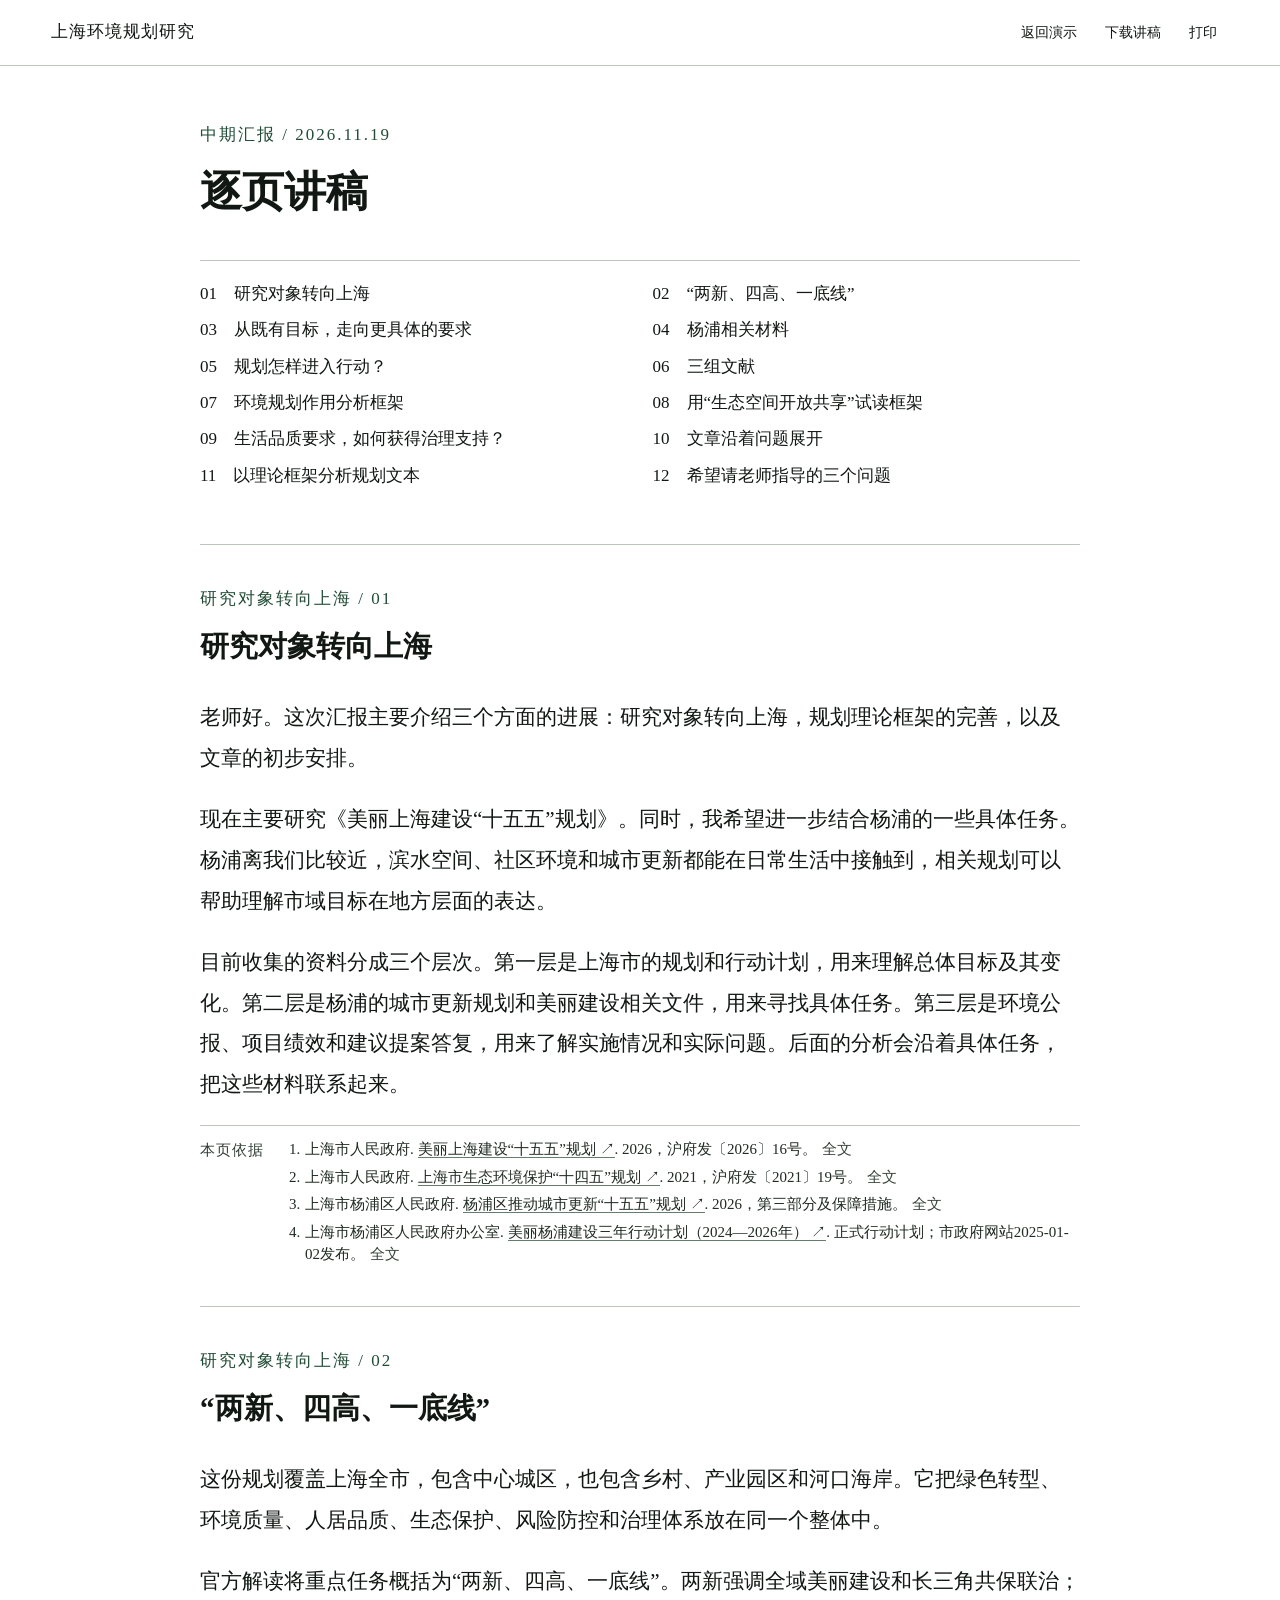
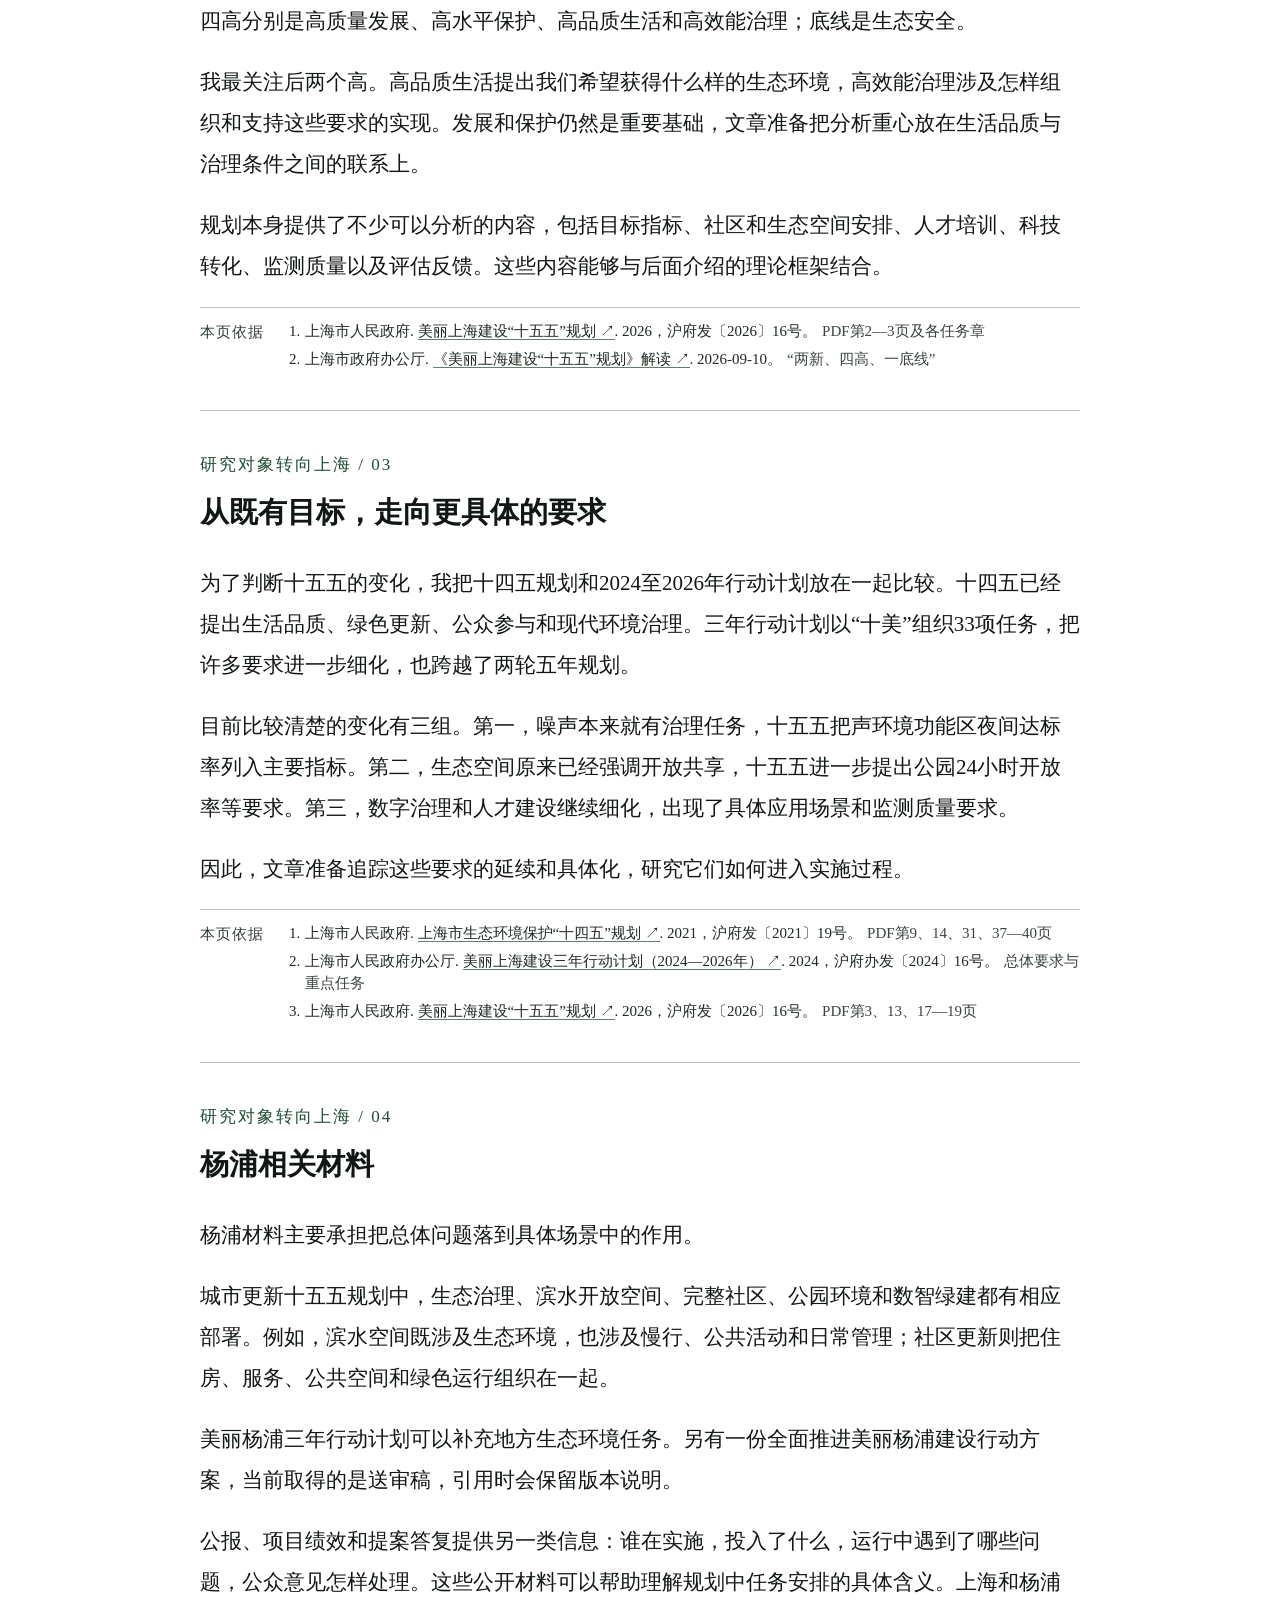
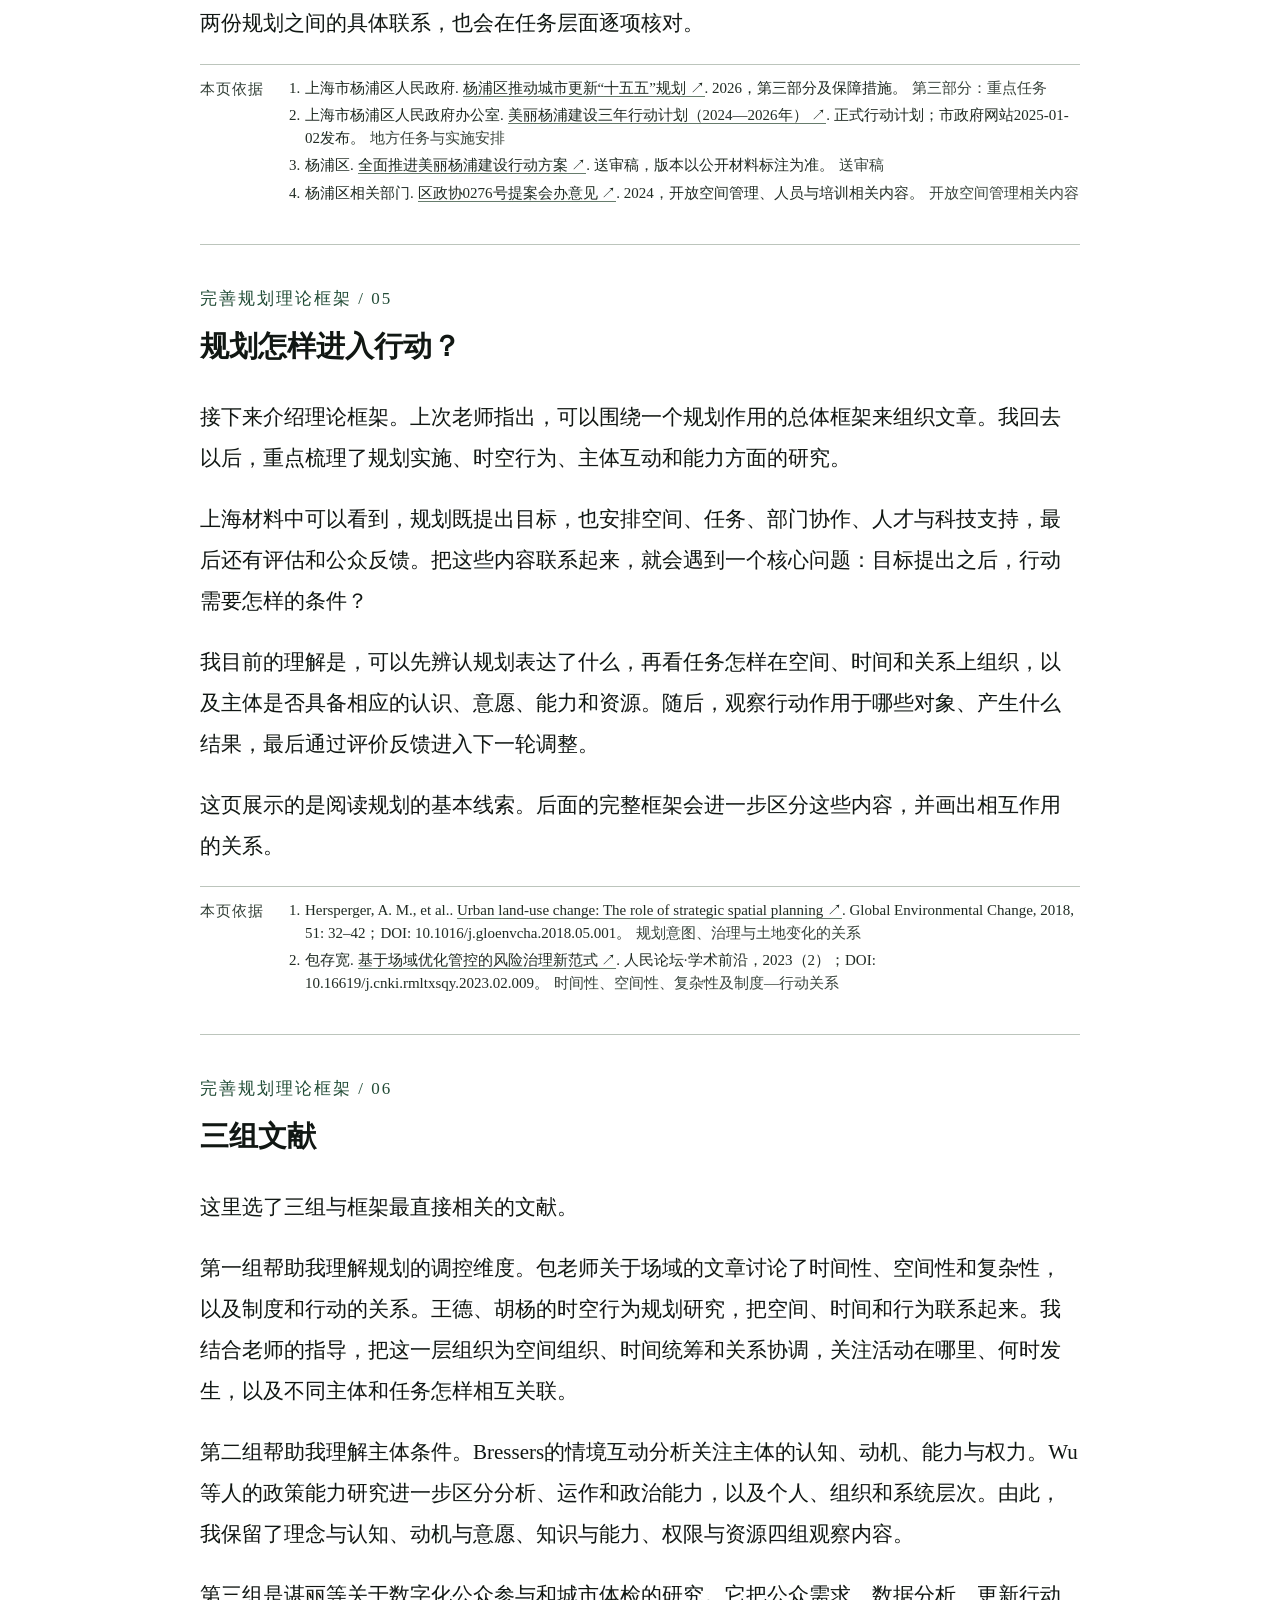
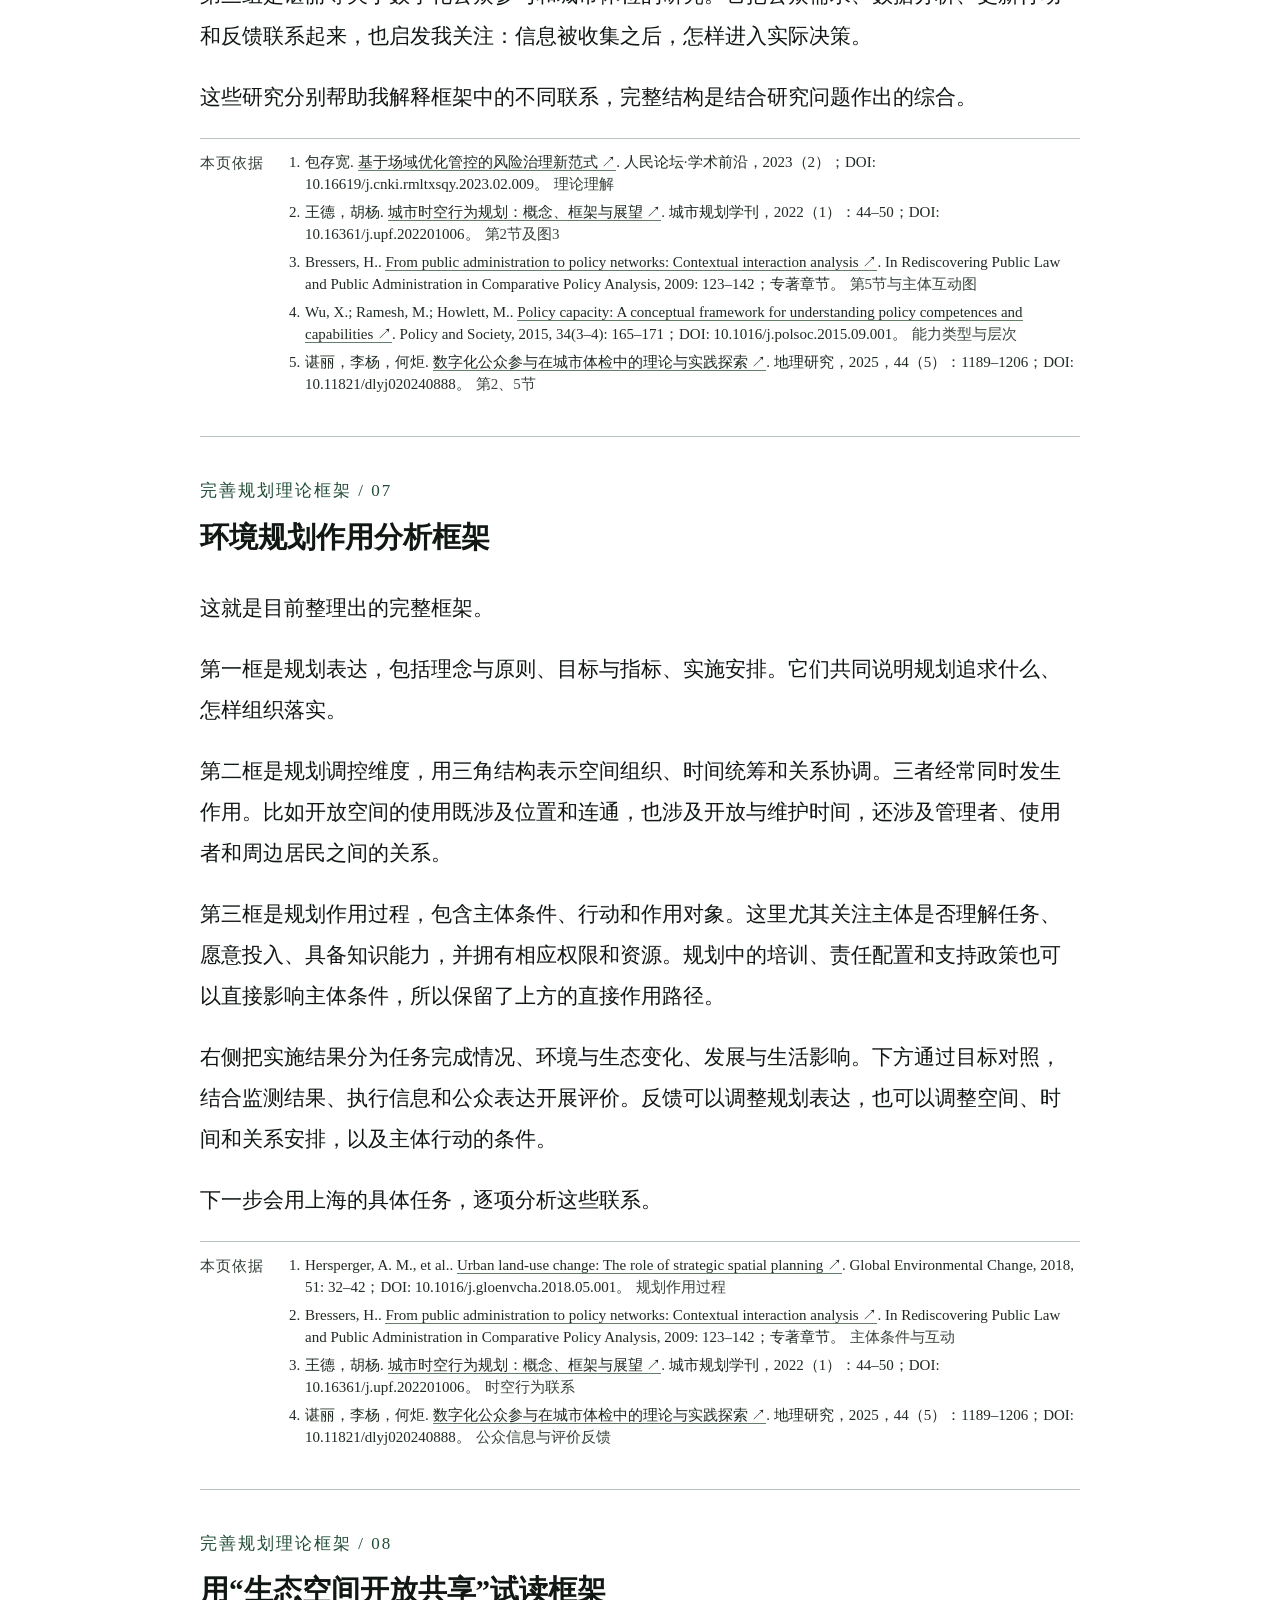
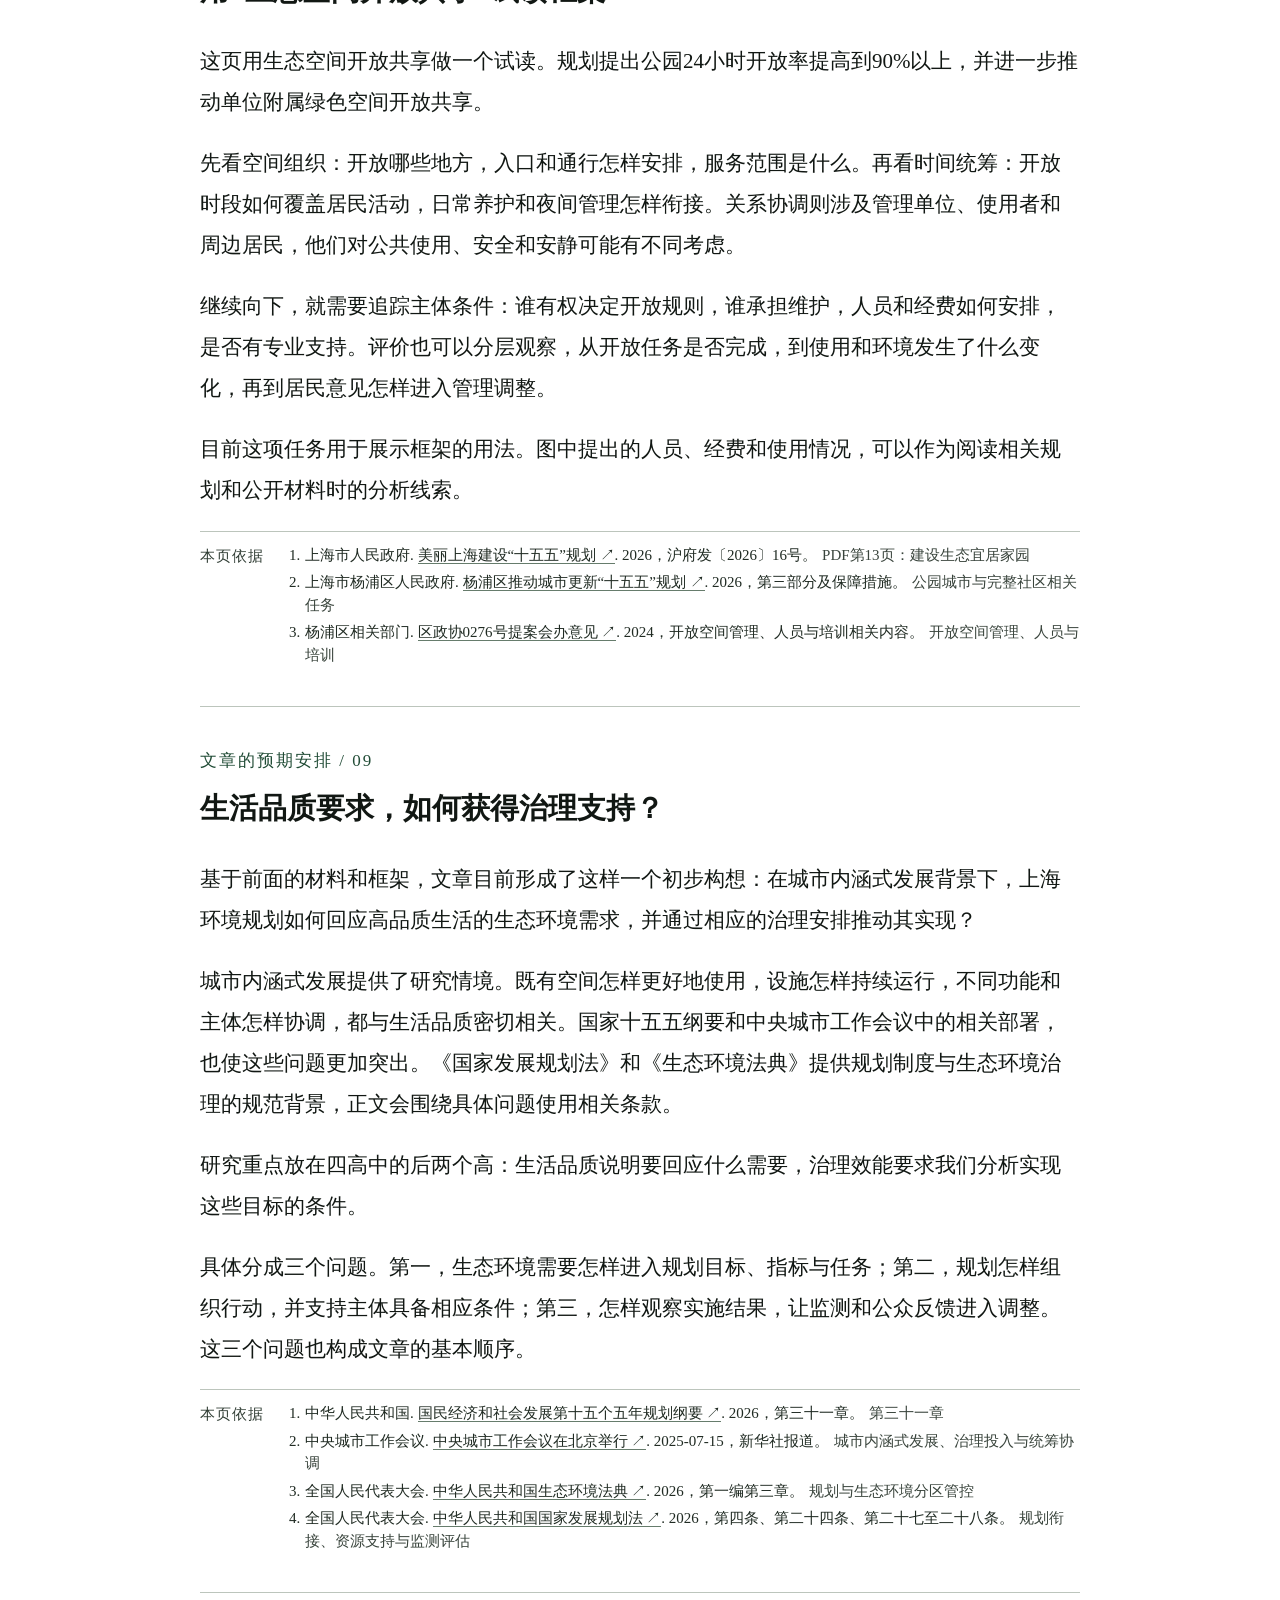
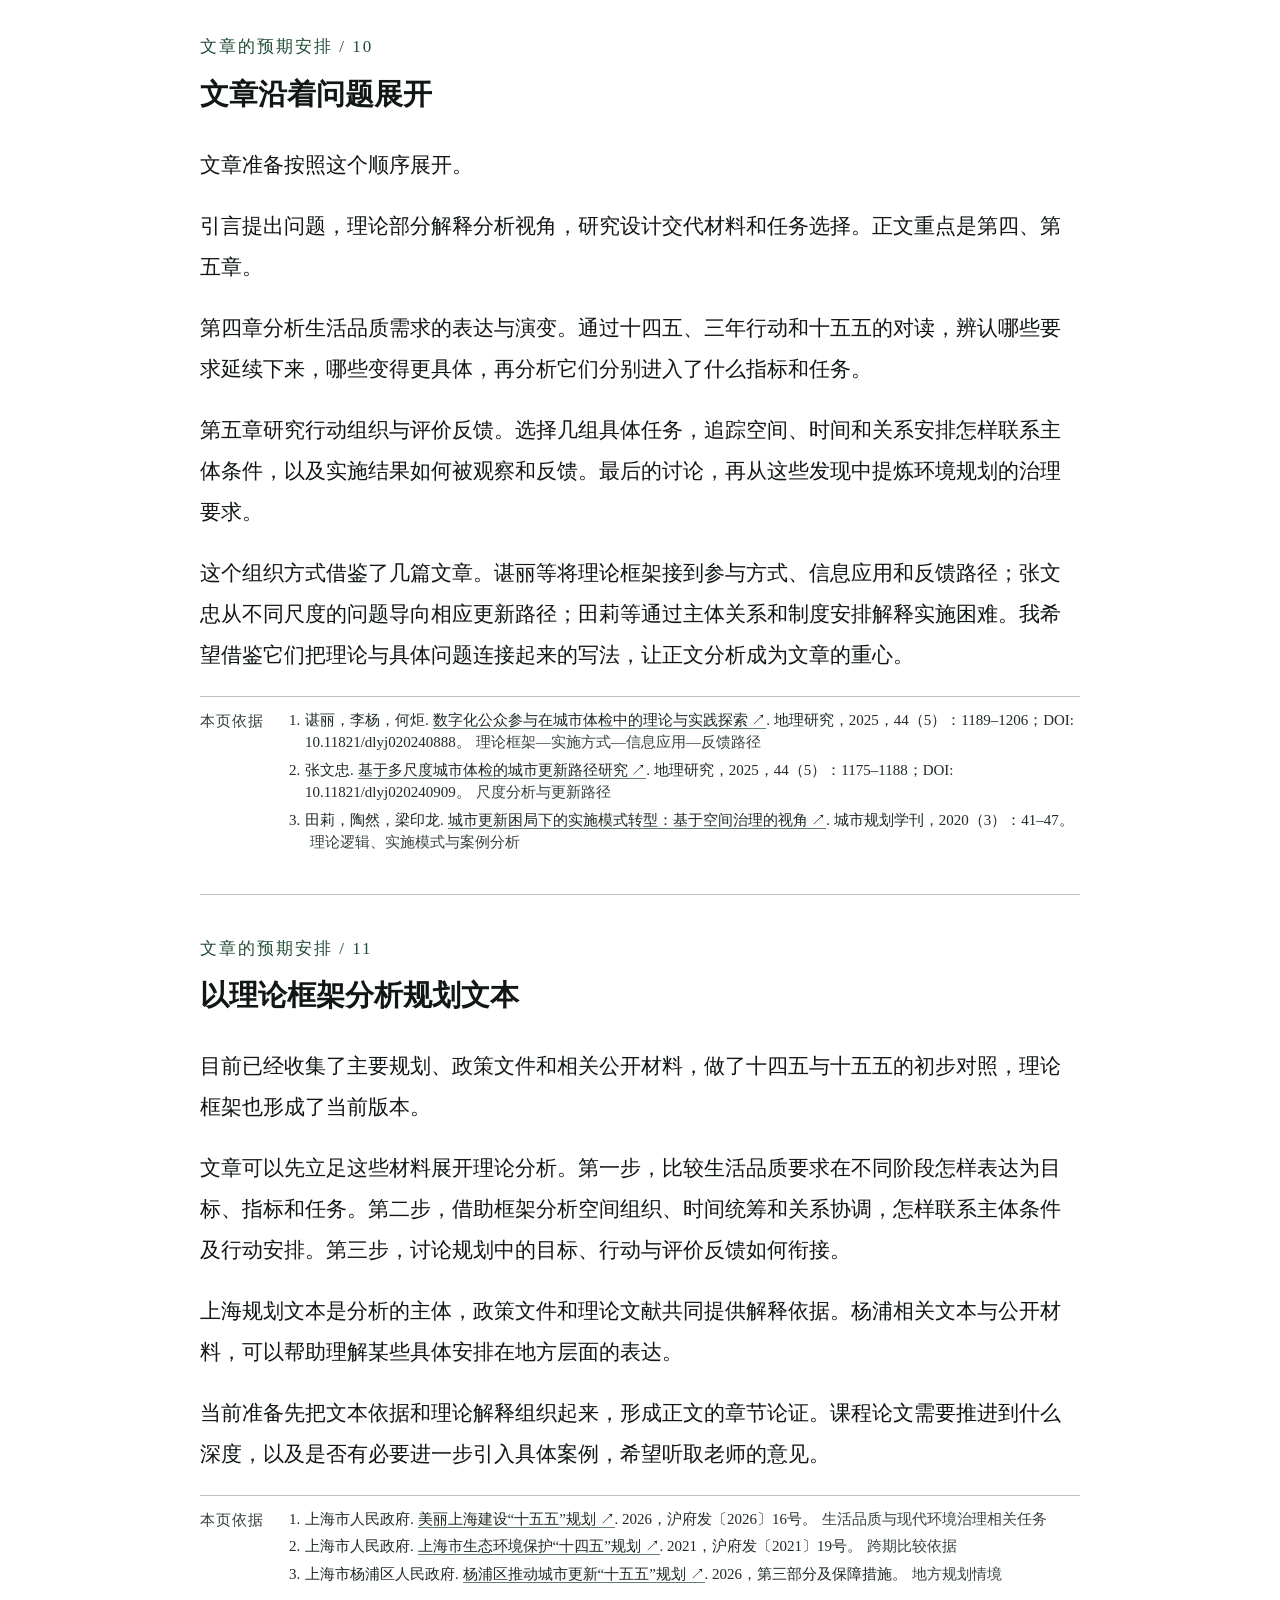
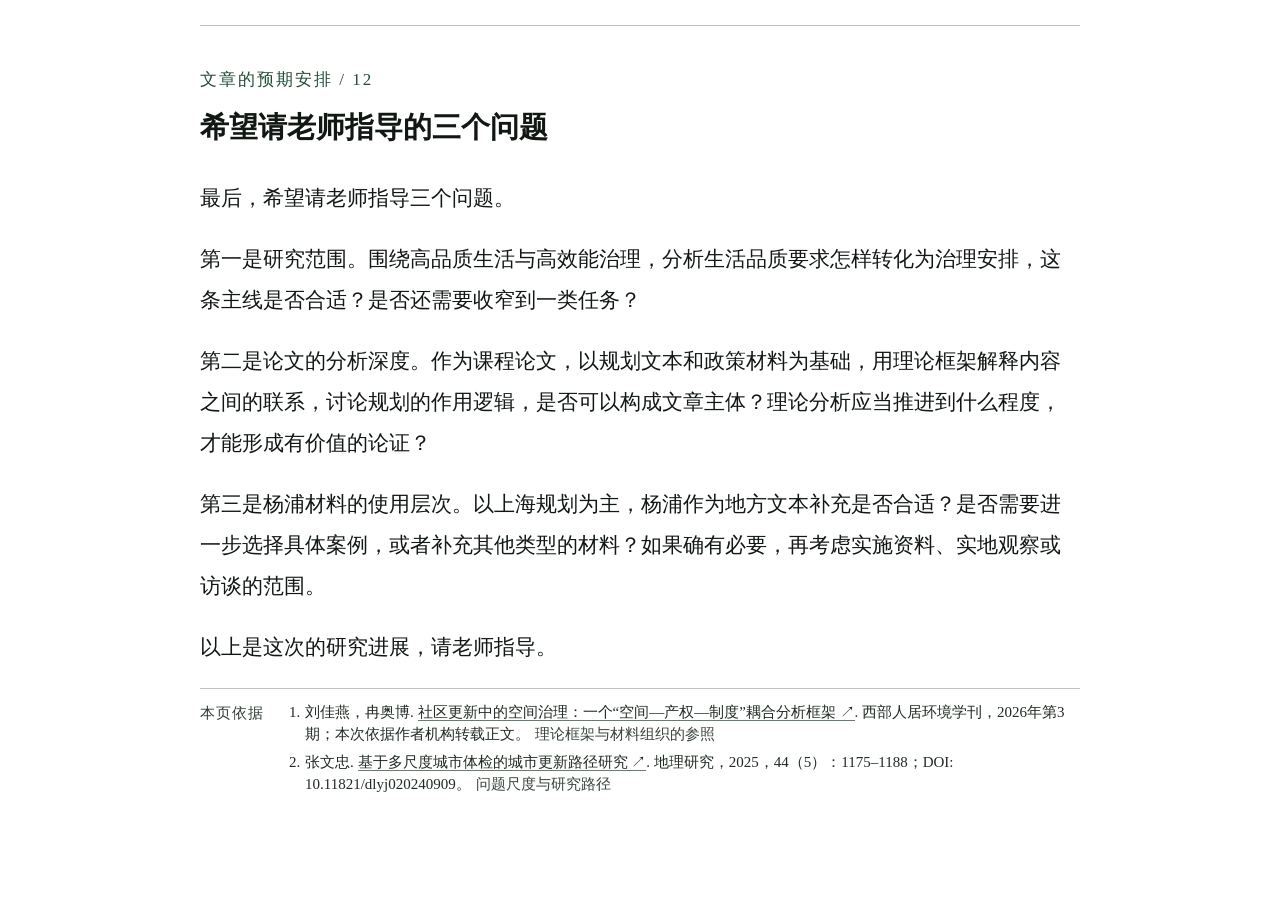
<file: shanghai/notes.html>
<!doctype html><html lang="zh-CN"><head><meta charset="utf-8"><meta name="viewport" content="width=device-width,initial-scale=1"><link rel="icon" href="data:,"><title>完整讲稿｜上海环境规划研究</title><link rel="stylesheet" href="style.css?v=20261118r2"></head><body class="manuscript"><header class="topbar"><a class="brand" href="index.html">上海环境规划研究</a><div class="utilities"><a href="index.html">返回演示</a><a href="讲稿.md" download>下载讲稿</a><button onclick="window.print()">打印</button></div></header><main class="reading-main"><p class="eyebrow">中期汇报 / 2026.11.19</p><h1>逐页讲稿</h1><nav class="reading-toc" aria-label="讲稿目录"><a href="#p1">01　研究对象转向上海</a><a href="#p2">02　“两新、四高、一底线”</a><a href="#p3">03　从既有目标，走向更具体的要求</a><a href="#p4">04　杨浦相关材料</a><a href="#p5">05　规划怎样进入行动？</a><a href="#p6">06　三组文献</a><a href="#p7">07　环境规划作用分析框架</a><a href="#p8">08　用“生态空间开放共享”试读框架</a><a href="#p9">09　生活品质要求，如何获得治理支持？</a><a href="#p10">10　文章沿着问题展开</a><a href="#p11">11　以理论框架分析规划文本</a><a href="#p12">12　希望请老师指导的三个问题</a></nav><section id="p1"><p class="eyebrow">研究对象转向上海 / 01</p><h2>研究对象转向上海</h2><p>老师好。这次汇报主要介绍三个方面的进展：研究对象转向上海，规划理论框架的完善，以及文章的初步安排。</p><p>现在主要研究《美丽上海建设“十五五”规划》。同时，我希望进一步结合杨浦的一些具体任务。杨浦离我们比较近，滨水空间、社区环境和城市更新都能在日常生活中接触到，相关规划可以帮助理解市域目标在地方层面的表达。</p><p>目前收集的资料分成三个层次。第一层是上海市的规划和行动计划，用来理解总体目标及其变化。第二层是杨浦的城市更新规划和美丽建设相关文件，用来寻找具体任务。第三层是环境公报、项目绩效和建议提案答复，用来了解实施情况和实际问题。后面的分析会沿着具体任务，把这些材料联系起来。</p><section class="page-sources" aria-label="本页引用"><div class="sources-label">本页依据</div><ol><li><span>上海市人民政府.</span> <a href="https://www.shanghai.gov.cn/cmsres/70/7065921b1d0d41e5a661d9d580fee96b/15016b289b274acede3c83f797599f19.pdf" target="_blank" rel="noopener">美丽上海建设“十五五”规划 ↗</a>. 2026，沪府发〔2026〕16号。<span class="ref-loc">全文</span></li><li><span>上海市人民政府.</span> <a href="https://www.shanghai.gov.cn/cmsres/d3/d353ca821cbb41e89dd36062c0245e2b/b97fae2407e428add759fa5c7500fed2.pdf" target="_blank" rel="noopener">上海市生态环境保护“十四五”规划 ↗</a>. 2021，沪府发〔2021〕19号。<span class="ref-loc">全文</span></li><li><span>上海市杨浦区人民政府.</span> <a href="https://www.shyp.gov.cn/zhengwu/qfb-zfwj/2026/285/5444.html" target="_blank" rel="noopener">杨浦区推动城市更新“十五五”规划 ↗</a>. 2026，第三部分及保障措施。<span class="ref-loc">全文</span></li><li><span>上海市杨浦区人民政府办公室.</span> <a href="https://www.shanghai.gov.cn/nw12344/20250102/f5d52f61f0514b8c87c23b5d4f98a1ab.html" target="_blank" rel="noopener">美丽杨浦建设三年行动计划（2024—2026年） ↗</a>. 正式行动计划；市政府网站2025-01-02发布。<span class="ref-loc">全文</span></li></ol></section></section><section id="p2"><p class="eyebrow">研究对象转向上海 / 02</p><h2>“两新、四高、一底线”</h2><p>这份规划覆盖上海全市，包含中心城区，也包含乡村、产业园区和河口海岸。它把绿色转型、环境质量、人居品质、生态保护、风险防控和治理体系放在同一个整体中。</p><p>官方解读将重点任务概括为“两新、四高、一底线”。两新强调全域美丽建设和长三角共保联治；四高分别是高质量发展、高水平保护、高品质生活和高效能治理；底线是生态安全。</p><p>我最关注后两个高。高品质生活提出我们希望获得什么样的生态环境，高效能治理涉及怎样组织和支持这些要求的实现。发展和保护仍然是重要基础，文章准备把分析重心放在生活品质与治理条件之间的联系上。</p><p>规划本身提供了不少可以分析的内容，包括目标指标、社区和生态空间安排、人才培训、科技转化、监测质量以及评估反馈。这些内容能够与后面介绍的理论框架结合。</p><section class="page-sources" aria-label="本页引用"><div class="sources-label">本页依据</div><ol><li><span>上海市人民政府.</span> <a href="https://www.shanghai.gov.cn/cmsres/70/7065921b1d0d41e5a661d9d580fee96b/15016b289b274acede3c83f797599f19.pdf" target="_blank" rel="noopener">美丽上海建设“十五五”规划 ↗</a>. 2026，沪府发〔2026〕16号。<span class="ref-loc">PDF第2—3页及各任务章</span></li><li><span>上海市政府办公厅.</span> <a href="https://www.shanghai.gov.cn/wzjd/20260910/ba787b1750d84db38eda988675dc85b2.html" target="_blank" rel="noopener">《美丽上海建设“十五五”规划》解读 ↗</a>. 2026-09-10。<span class="ref-loc">“两新、四高、一底线”</span></li></ol></section></section><section id="p3"><p class="eyebrow">研究对象转向上海 / 03</p><h2>从既有目标，走向更具体的要求</h2><p>为了判断十五五的变化，我把十四五规划和2024至2026年行动计划放在一起比较。十四五已经提出生活品质、绿色更新、公众参与和现代环境治理。三年行动计划以“十美”组织33项任务，把许多要求进一步细化，也跨越了两轮五年规划。</p><p>目前比较清楚的变化有三组。第一，噪声本来就有治理任务，十五五把声环境功能区夜间达标率列入主要指标。第二，生态空间原来已经强调开放共享，十五五进一步提出公园24小时开放率等要求。第三，数字治理和人才建设继续细化，出现了具体应用场景和监测质量要求。</p><p>因此，文章准备追踪这些要求的延续和具体化，研究它们如何进入实施过程。</p><section class="page-sources" aria-label="本页引用"><div class="sources-label">本页依据</div><ol><li><span>上海市人民政府.</span> <a href="https://www.shanghai.gov.cn/cmsres/d3/d353ca821cbb41e89dd36062c0245e2b/b97fae2407e428add759fa5c7500fed2.pdf" target="_blank" rel="noopener">上海市生态环境保护“十四五”规划 ↗</a>. 2021，沪府发〔2021〕19号。<span class="ref-loc">PDF第9、14、31、37—40页</span></li><li><span>上海市人民政府办公厅.</span> <a href="https://www.shanghai.gov.cn/cmsres/b0/b0a33eaa837443ccb487685de17789d8/151fce8db603f025c0ba158beac8000c.pdf" target="_blank" rel="noopener">美丽上海建设三年行动计划（2024—2026年） ↗</a>. 2024，沪府办发〔2024〕16号。<span class="ref-loc">总体要求与重点任务</span></li><li><span>上海市人民政府.</span> <a href="https://www.shanghai.gov.cn/cmsres/70/7065921b1d0d41e5a661d9d580fee96b/15016b289b274acede3c83f797599f19.pdf" target="_blank" rel="noopener">美丽上海建设“十五五”规划 ↗</a>. 2026，沪府发〔2026〕16号。<span class="ref-loc">PDF第3、13、17—19页</span></li></ol></section></section><section id="p4"><p class="eyebrow">研究对象转向上海 / 04</p><h2>杨浦相关材料</h2><p>杨浦材料主要承担把总体问题落到具体场景中的作用。</p><p>城市更新十五五规划中，生态治理、滨水开放空间、完整社区、公园环境和数智绿建都有相应部署。例如，滨水空间既涉及生态环境，也涉及慢行、公共活动和日常管理；社区更新则把住房、服务、公共空间和绿色运行组织在一起。</p><p>美丽杨浦三年行动计划可以补充地方生态环境任务。另有一份全面推进美丽杨浦建设行动方案，当前取得的是送审稿，引用时会保留版本说明。</p><p>公报、项目绩效和提案答复提供另一类信息：谁在实施，投入了什么，运行中遇到了哪些问题，公众意见怎样处理。这些公开材料可以帮助理解规划中任务安排的具体含义。上海和杨浦两份规划之间的具体联系，也会在任务层面逐项核对。</p><section class="page-sources" aria-label="本页引用"><div class="sources-label">本页依据</div><ol><li><span>上海市杨浦区人民政府.</span> <a href="https://www.shyp.gov.cn/zhengwu/qfb-zfwj/2026/285/5444.html" target="_blank" rel="noopener">杨浦区推动城市更新“十五五”规划 ↗</a>. 2026，第三部分及保障措施。<span class="ref-loc">第三部分：重点任务</span></li><li><span>上海市杨浦区人民政府办公室.</span> <a href="https://www.shanghai.gov.cn/nw12344/20250102/f5d52f61f0514b8c87c23b5d4f98a1ab.html" target="_blank" rel="noopener">美丽杨浦建设三年行动计划（2024—2026年） ↗</a>. 正式行动计划；市政府网站2025-01-02发布。<span class="ref-loc">地方任务与实施安排</span></li><li><span>杨浦区.</span> <a href="https://www.shyp.gov.cn/zhengwu/zwgk-zdjc2024/2025/219/bc94d453015bc206e88c53de58582af9/7cf9d7de5ee54649bf45358f429a8e64.pdf" target="_blank" rel="noopener">全面推进美丽杨浦建设行动方案 ↗</a>. 送审稿，版本以公开材料标注为准。<span class="ref-loc">送审稿</span></li><li><span>杨浦区相关部门.</span> <a href="https://www.shyp.gov.cn/oarest9/epointtemp/xxgkfile/data/nfsshare/BigFileUpLoadStorage/temp/2024-04-02/7eb2bf90-f38a-4c44-a05e-e6f58e077163/%E6%AD%A3%E5%BC%8F%E7%A8%BF.pdf" target="_blank" rel="noopener">区政协0276号提案会办意见 ↗</a>. 2024，开放空间管理、人员与培训相关内容。<span class="ref-loc">开放空间管理相关内容</span></li></ol></section></section><section id="p5"><p class="eyebrow">完善规划理论框架 / 05</p><h2>规划怎样进入行动？</h2><p>接下来介绍理论框架。上次老师指出，可以围绕一个规划作用的总体框架来组织文章。我回去以后，重点梳理了规划实施、时空行为、主体互动和能力方面的研究。</p><p>上海材料中可以看到，规划既提出目标，也安排空间、任务、部门协作、人才与科技支持，最后还有评估和公众反馈。把这些内容联系起来，就会遇到一个核心问题：目标提出之后，行动需要怎样的条件？</p><p>我目前的理解是，可以先辨认规划表达了什么，再看任务怎样在空间、时间和关系上组织，以及主体是否具备相应的认识、意愿、能力和资源。随后，观察行动作用于哪些对象、产生什么结果，最后通过评价反馈进入下一轮调整。</p><p>这页展示的是阅读规划的基本线索。后面的完整框架会进一步区分这些内容，并画出相互作用的关系。</p><section class="page-sources" aria-label="本页引用"><div class="sources-label">本页依据</div><ol><li><span>Hersperger, A. M., et al..</span> <a href="https://doi.org/10.1016/j.gloenvcha.2018.05.001" target="_blank" rel="noopener">Urban land-use change: The role of strategic spatial planning ↗</a>. Global Environmental Change, 2018, 51: 32–42；DOI: 10.1016/j.gloenvcha.2018.05.001。<span class="ref-loc">规划意图、治理与土地变化的关系</span></li><li><span>包存宽.</span> <a href="https://doi.org/10.16619/j.cnki.rmltxsqy.2023.02.009" target="_blank" rel="noopener">基于场域优化管控的风险治理新范式 ↗</a>. 人民论坛·学术前沿，2023（2）；DOI: 10.16619/j.cnki.rmltxsqy.2023.02.009。<span class="ref-loc">时间性、空间性、复杂性及制度—行动关系</span></li></ol></section></section><section id="p6"><p class="eyebrow">完善规划理论框架 / 06</p><h2>三组文献</h2><p>这里选了三组与框架最直接相关的文献。</p><p>第一组帮助我理解规划的调控维度。包老师关于场域的文章讨论了时间性、空间性和复杂性，以及制度和行动的关系。王德、胡杨的时空行为规划研究，把空间、时间和行为联系起来。我结合老师的指导，把这一层组织为空间组织、时间统筹和关系协调，关注活动在哪里、何时发生，以及不同主体和任务怎样相互关联。</p><p>第二组帮助我理解主体条件。Bressers的情境互动分析关注主体的认知、动机、能力与权力。Wu等人的政策能力研究进一步区分分析、运作和政治能力，以及个人、组织和系统层次。由此，我保留了理念与认知、动机与意愿、知识与能力、权限与资源四组观察内容。</p><p>第三组是谌丽等关于数字化公众参与和城市体检的研究。它把公众需求、数据分析、更新行动和反馈联系起来，也启发我关注：信息被收集之后，怎样进入实际决策。</p><p>这些研究分别帮助我解释框架中的不同联系，完整结构是结合研究问题作出的综合。</p><section class="page-sources" aria-label="本页引用"><div class="sources-label">本页依据</div><ol><li><span>包存宽.</span> <a href="https://doi.org/10.16619/j.cnki.rmltxsqy.2023.02.009" target="_blank" rel="noopener">基于场域优化管控的风险治理新范式 ↗</a>. 人民论坛·学术前沿，2023（2）；DOI: 10.16619/j.cnki.rmltxsqy.2023.02.009。<span class="ref-loc">理论理解</span></li><li><span>王德，胡杨.</span> <a href="https://doi.org/10.16361/j.upf.202201006" target="_blank" rel="noopener">城市时空行为规划：概念、框架与展望 ↗</a>. 城市规划学刊，2022（1）：44–50；DOI: 10.16361/j.upf.202201006。<span class="ref-loc">第2节及图3</span></li><li><span>Bressers, H..</span> <a href="https://research.utwente.nl/en/publications/from-public-administration-to-policy-networks-contextual-interact/" target="_blank" rel="noopener">From public administration to policy networks: Contextual interaction analysis ↗</a>. In Rediscovering Public Law and Public Administration in Comparative Policy Analysis, 2009: 123–142；专著章节。<span class="ref-loc">第5节与主体互动图</span></li><li><span>Wu, X.; Ramesh, M.; Howlett, M..</span> <a href="https://doi.org/10.1016/j.polsoc.2015.09.001" target="_blank" rel="noopener">Policy capacity: A conceptual framework for understanding policy competences and capabilities ↗</a>. Policy and Society, 2015, 34(3–4): 165–171；DOI: 10.1016/j.polsoc.2015.09.001。<span class="ref-loc">能力类型与层次</span></li><li><span>谌丽，李杨，何炬.</span> <a href="https://doi.org/10.11821/dlyj020240888" target="_blank" rel="noopener">数字化公众参与在城市体检中的理论与实践探索 ↗</a>. 地理研究，2025，44（5）：1189–1206；DOI: 10.11821/dlyj020240888。<span class="ref-loc">第2、5节</span></li></ol></section></section><section id="p7"><p class="eyebrow">完善规划理论框架 / 07</p><h2>环境规划作用分析框架</h2><p>这就是目前整理出的完整框架。</p><p>第一框是规划表达，包括理念与原则、目标与指标、实施安排。它们共同说明规划追求什么、怎样组织落实。</p><p>第二框是规划调控维度，用三角结构表示空间组织、时间统筹和关系协调。三者经常同时发生作用。比如开放空间的使用既涉及位置和连通，也涉及开放与维护时间，还涉及管理者、使用者和周边居民之间的关系。</p><p>第三框是规划作用过程，包含主体条件、行动和作用对象。这里尤其关注主体是否理解任务、愿意投入、具备知识能力，并拥有相应权限和资源。规划中的培训、责任配置和支持政策也可以直接影响主体条件，所以保留了上方的直接作用路径。</p><p>右侧把实施结果分为任务完成情况、环境与生态变化、发展与生活影响。下方通过目标对照，结合监测结果、执行信息和公众表达开展评价。反馈可以调整规划表达，也可以调整空间、时间和关系安排，以及主体行动的条件。</p><p>下一步会用上海的具体任务，逐项分析这些联系。</p><section class="page-sources" aria-label="本页引用"><div class="sources-label">本页依据</div><ol><li><span>Hersperger, A. M., et al..</span> <a href="https://doi.org/10.1016/j.gloenvcha.2018.05.001" target="_blank" rel="noopener">Urban land-use change: The role of strategic spatial planning ↗</a>. Global Environmental Change, 2018, 51: 32–42；DOI: 10.1016/j.gloenvcha.2018.05.001。<span class="ref-loc">规划作用过程</span></li><li><span>Bressers, H..</span> <a href="https://research.utwente.nl/en/publications/from-public-administration-to-policy-networks-contextual-interact/" target="_blank" rel="noopener">From public administration to policy networks: Contextual interaction analysis ↗</a>. In Rediscovering Public Law and Public Administration in Comparative Policy Analysis, 2009: 123–142；专著章节。<span class="ref-loc">主体条件与互动</span></li><li><span>王德，胡杨.</span> <a href="https://doi.org/10.16361/j.upf.202201006" target="_blank" rel="noopener">城市时空行为规划：概念、框架与展望 ↗</a>. 城市规划学刊，2022（1）：44–50；DOI: 10.16361/j.upf.202201006。<span class="ref-loc">时空行为联系</span></li><li><span>谌丽，李杨，何炬.</span> <a href="https://doi.org/10.11821/dlyj020240888" target="_blank" rel="noopener">数字化公众参与在城市体检中的理论与实践探索 ↗</a>. 地理研究，2025，44（5）：1189–1206；DOI: 10.11821/dlyj020240888。<span class="ref-loc">公众信息与评价反馈</span></li></ol></section></section><section id="p8"><p class="eyebrow">完善规划理论框架 / 08</p><h2>用“生态空间开放共享”试读框架</h2><p>这页用生态空间开放共享做一个试读。规划提出公园24小时开放率提高到90%以上，并进一步推动单位附属绿色空间开放共享。</p><p>先看空间组织：开放哪些地方，入口和通行怎样安排，服务范围是什么。再看时间统筹：开放时段如何覆盖居民活动，日常养护和夜间管理怎样衔接。关系协调则涉及管理单位、使用者和周边居民，他们对公共使用、安全和安静可能有不同考虑。</p><p>继续向下，就需要追踪主体条件：谁有权决定开放规则，谁承担维护，人员和经费如何安排，是否有专业支持。评价也可以分层观察，从开放任务是否完成，到使用和环境发生了什么变化，再到居民意见怎样进入管理调整。</p><p>目前这项任务用于展示框架的用法。图中提出的人员、经费和使用情况，可以作为阅读相关规划和公开材料时的分析线索。</p><section class="page-sources" aria-label="本页引用"><div class="sources-label">本页依据</div><ol><li><span>上海市人民政府.</span> <a href="https://www.shanghai.gov.cn/cmsres/70/7065921b1d0d41e5a661d9d580fee96b/15016b289b274acede3c83f797599f19.pdf" target="_blank" rel="noopener">美丽上海建设“十五五”规划 ↗</a>. 2026，沪府发〔2026〕16号。<span class="ref-loc">PDF第13页：建设生态宜居家园</span></li><li><span>上海市杨浦区人民政府.</span> <a href="https://www.shyp.gov.cn/zhengwu/qfb-zfwj/2026/285/5444.html" target="_blank" rel="noopener">杨浦区推动城市更新“十五五”规划 ↗</a>. 2026，第三部分及保障措施。<span class="ref-loc">公园城市与完整社区相关任务</span></li><li><span>杨浦区相关部门.</span> <a href="https://www.shyp.gov.cn/oarest9/epointtemp/xxgkfile/data/nfsshare/BigFileUpLoadStorage/temp/2024-04-02/7eb2bf90-f38a-4c44-a05e-e6f58e077163/%E6%AD%A3%E5%BC%8F%E7%A8%BF.pdf" target="_blank" rel="noopener">区政协0276号提案会办意见 ↗</a>. 2024，开放空间管理、人员与培训相关内容。<span class="ref-loc">开放空间管理、人员与培训</span></li></ol></section></section><section id="p9"><p class="eyebrow">文章的预期安排 / 09</p><h2>生活品质要求，如何获得治理支持？</h2><p>基于前面的材料和框架，文章目前形成了这样一个初步构想：在城市内涵式发展背景下，上海环境规划如何回应高品质生活的生态环境需求，并通过相应的治理安排推动其实现？</p><p>城市内涵式发展提供了研究情境。既有空间怎样更好地使用，设施怎样持续运行，不同功能和主体怎样协调，都与生活品质密切相关。国家十五五纲要和中央城市工作会议中的相关部署，也使这些问题更加突出。《国家发展规划法》和《生态环境法典》提供规划制度与生态环境治理的规范背景，正文会围绕具体问题使用相关条款。</p><p>研究重点放在四高中的后两个高：生活品质说明要回应什么需要，治理效能要求我们分析实现这些目标的条件。</p><p>具体分成三个问题。第一，生态环境需要怎样进入规划目标、指标与任务；第二，规划怎样组织行动，并支持主体具备相应条件；第三，怎样观察实施结果，让监测和公众反馈进入调整。这三个问题也构成文章的基本顺序。</p><section class="page-sources" aria-label="本页引用"><div class="sources-label">本页依据</div><ol><li><span>中华人民共和国.</span> <a href="https://www.moe.gov.cn/jyb_xwfb/xw_zt/moe_357/2026/2026_zt03/yw/202603/t20260314_1430877.html" target="_blank" rel="noopener">国民经济和社会发展第十五个五年规划纲要 ↗</a>. 2026，第三十一章。<span class="ref-loc">第三十一章</span></li><li><span>中央城市工作会议.</span> <a href="https://www.mee.gov.cn/ywdt/szyw/202507/t20250715_1123471.shtml" target="_blank" rel="noopener">中央城市工作会议在北京举行 ↗</a>. 2025-07-15，新华社报道。<span class="ref-loc">城市内涵式发展、治理投入与统筹协调</span></li><li><span>全国人民代表大会.</span> <a href="https://www.mee.gov.cn/ywgz/fgbz/fl/202603/t20260313_1146496.shtml" target="_blank" rel="noopener">中华人民共和国生态环境法典 ↗</a>. 2026，第一编第三章。<span class="ref-loc">规划与生态环境分区管控</span></li><li><span>全国人民代表大会.</span> <a href="https://qspfw.moe.gov.cn/html/sublaws/20260313/23924.html" target="_blank" rel="noopener">中华人民共和国国家发展规划法 ↗</a>. 2026，第四条、第二十四条、第二十七至二十八条。<span class="ref-loc">规划衔接、资源支持与监测评估</span></li></ol></section></section><section id="p10"><p class="eyebrow">文章的预期安排 / 10</p><h2>文章沿着问题展开</h2><p>文章准备按照这个顺序展开。</p><p>引言提出问题，理论部分解释分析视角，研究设计交代材料和任务选择。正文重点是第四、第五章。</p><p>第四章分析生活品质需求的表达与演变。通过十四五、三年行动和十五五的对读，辨认哪些要求延续下来，哪些变得更具体，再分析它们分别进入了什么指标和任务。</p><p>第五章研究行动组织与评价反馈。选择几组具体任务，追踪空间、时间和关系安排怎样联系主体条件，以及实施结果如何被观察和反馈。最后的讨论，再从这些发现中提炼环境规划的治理要求。</p><p>这个组织方式借鉴了几篇文章。谌丽等将理论框架接到参与方式、信息应用和反馈路径；张文忠从不同尺度的问题导向相应更新路径；田莉等通过主体关系和制度安排解释实施困难。我希望借鉴它们把理论与具体问题连接起来的写法，让正文分析成为文章的重心。</p><section class="page-sources" aria-label="本页引用"><div class="sources-label">本页依据</div><ol><li><span>谌丽，李杨，何炬.</span> <a href="https://doi.org/10.11821/dlyj020240888" target="_blank" rel="noopener">数字化公众参与在城市体检中的理论与实践探索 ↗</a>. 地理研究，2025，44（5）：1189–1206；DOI: 10.11821/dlyj020240888。<span class="ref-loc">理论框架—实施方式—信息应用—反馈路径</span></li><li><span>张文忠.</span> <a href="https://doi.org/10.11821/dlyj020240909" target="_blank" rel="noopener">基于多尺度城市体检的城市更新路径研究 ↗</a>. 地理研究，2025，44（5）：1175–1188；DOI: 10.11821/dlyj020240909。<span class="ref-loc">尺度分析与更新路径</span></li><li><span>田莉，陶然，梁印龙.</span> <a href="https://upforum.wupen.org/Data/Download/816?type=z" target="_blank" rel="noopener">城市更新困局下的实施模式转型：基于空间治理的视角 ↗</a>. 城市规划学刊，2020（3）：41–47。<span class="ref-loc">理论逻辑、实施模式与案例分析</span></li></ol></section></section><section id="p11"><p class="eyebrow">文章的预期安排 / 11</p><h2>以理论框架分析规划文本</h2><p>目前已经收集了主要规划、政策文件和相关公开材料，做了十四五与十五五的初步对照，理论框架也形成了当前版本。</p><p>文章可以先立足这些材料展开理论分析。第一步，比较生活品质要求在不同阶段怎样表达为目标、指标和任务。第二步，借助框架分析空间组织、时间统筹和关系协调，怎样联系主体条件及行动安排。第三步，讨论规划中的目标、行动与评价反馈如何衔接。</p><p>上海规划文本是分析的主体，政策文件和理论文献共同提供解释依据。杨浦相关文本与公开材料，可以帮助理解某些具体安排在地方层面的表达。</p><p>当前准备先把文本依据和理论解释组织起来，形成正文的章节论证。课程论文需要推进到什么深度，以及是否有必要进一步引入具体案例，希望听取老师的意见。</p><section class="page-sources" aria-label="本页引用"><div class="sources-label">本页依据</div><ol><li><span>上海市人民政府.</span> <a href="https://www.shanghai.gov.cn/cmsres/70/7065921b1d0d41e5a661d9d580fee96b/15016b289b274acede3c83f797599f19.pdf" target="_blank" rel="noopener">美丽上海建设“十五五”规划 ↗</a>. 2026，沪府发〔2026〕16号。<span class="ref-loc">生活品质与现代环境治理相关任务</span></li><li><span>上海市人民政府.</span> <a href="https://www.shanghai.gov.cn/cmsres/d3/d353ca821cbb41e89dd36062c0245e2b/b97fae2407e428add759fa5c7500fed2.pdf" target="_blank" rel="noopener">上海市生态环境保护“十四五”规划 ↗</a>. 2021，沪府发〔2021〕19号。<span class="ref-loc">跨期比较依据</span></li><li><span>上海市杨浦区人民政府.</span> <a href="https://www.shyp.gov.cn/zhengwu/qfb-zfwj/2026/285/5444.html" target="_blank" rel="noopener">杨浦区推动城市更新“十五五”规划 ↗</a>. 2026，第三部分及保障措施。<span class="ref-loc">地方规划情境</span></li></ol></section></section><section id="p12"><p class="eyebrow">文章的预期安排 / 12</p><h2>希望请老师指导的三个问题</h2><p>最后，希望请老师指导三个问题。</p><p>第一是研究范围。围绕高品质生活与高效能治理，分析生活品质要求怎样转化为治理安排，这条主线是否合适？是否还需要收窄到一类任务？</p><p>第二是论文的分析深度。作为课程论文，以规划文本和政策材料为基础，用理论框架解释内容之间的联系，讨论规划的作用逻辑，是否可以构成文章主体？理论分析应当推进到什么程度，才能形成有价值的论证？</p><p>第三是杨浦材料的使用层次。以上海规划为主，杨浦作为地方文本补充是否合适？是否需要进一步选择具体案例，或者补充其他类型的材料？如果确有必要，再考虑实施资料、实地观察或访谈的范围。</p><p>以上是这次的研究进展，请老师指导。</p><section class="page-sources" aria-label="本页引用"><div class="sources-label">本页依据</div><ol><li><span>刘佳燕，冉奥博.</span> <a href="https://tucsu.tsinghua.edu.cn/info/1042/2617.htm" target="_blank" rel="noopener">社区更新中的空间治理：一个“空间—产权—制度”耦合分析框架 ↗</a>. 西部人居环境学刊，2026年第3期；本次依据作者机构转载正文。<span class="ref-loc">理论框架与材料组织的参照</span></li><li><span>张文忠.</span> <a href="https://doi.org/10.11821/dlyj020240909" target="_blank" rel="noopener">基于多尺度城市体检的城市更新路径研究 ↗</a>. 地理研究，2025，44（5）：1175–1188；DOI: 10.11821/dlyj020240909。<span class="ref-loc">问题尺度与研究路径</span></li></ol></section></section></main></body></html>
</file>
<file: shanghai/style.css>
@font-face{font-family:ReportSong;src:local("Songti SC Regular"),local("SongtiSC-Regular"),local("SimSun"),local("Songti SC");font-display:swap}
@font-face{font-family:ReportTimes;src:local("Times New Roman");font-display:swap}
:root{--paper:#fdfcf9;--ink:#252d29;--muted:#6e766f;--line:#d9ddd5;--green:#365b48;--tint:#f0f3ed;--soft:#e9eee5;--font:ReportTimes,"Times New Roman",ReportSong,"Songti SC","SimSun","STSong",serif}
*{box-sizing:border-box}html{scroll-behavior:smooth;background:var(--paper)}body{margin:0;color:var(--ink);font-family:var(--font);font-size:20px;line-height:1.55;-webkit-font-smoothing:auto}button,a,input,select{font-family:inherit}button{font-size:14px;cursor:pointer;color:inherit;background:none;border:0;padding:8px 12px}button:disabled{opacity:.28;cursor:default}a{color:inherit;text-underline-offset:4px}button:hover,a:hover{color:var(--green)}button:focus-visible,a:focus-visible{outline:2px solid var(--green);outline-offset:4px}::selection{background:#d7e3d6}h1,h2,h3,p{margin:0}h1,h2,h3{font-weight:600}em{font-style:normal;color:var(--green)}strong{font-weight:600}.skip-link{position:absolute;top:-100px;left:20px;z-index:50;background:white;padding:10px}.skip-link:focus{top:10px}.topbar{height:66px;padding:0 4vw;display:flex;align-items:center;justify-content:space-between;border-bottom:1px solid var(--line);gap:18px;background:var(--paper)}.brand{font-size:17px;letter-spacing:1px;text-decoration:none;white-space:nowrap}.brand span{font-size:12px;color:var(--muted);padding-left:14px;letter-spacing:2px}.chapter-nav{display:flex;align-items:stretch;height:100%;gap:18px}.chapter-nav button{position:relative;font-size:15px;color:var(--muted);padding:0 8px}.chapter-nav button span{margin-right:6px;font-style:italic}.chapter-nav button.active{color:var(--green)}.chapter-nav button.active:after{content:"";position:absolute;bottom:-1px;height:2px;background:var(--green);left:8px;right:8px}.utilities{display:flex;gap:4px;align-items:center}.utilities a{font-size:14px;text-decoration:none;padding:8px 12px}.utilities button{white-space:nowrap}#main{max-width:1600px;margin:auto;padding:28px 5vw 88px;outline:none}.slide{min-height:calc(100svh - 182px);display:flex;flex-direction:column;gap:24px}.slide-heading{display:flex;align-items:center;justify-content:space-between;gap:20px}.eyebrow{font-size:14px;letter-spacing:2px;color:var(--green);margin-bottom:10px}.slide h1{font-size:clamp(28px,2.8vw,43px);line-height:1.35;letter-spacing:1px}.page-watermark{font-size:64px;line-height:1;font-style:italic;color:#b1b9ae;font-weight:400}.slide-body{flex:1;display:flex;flex-direction:column;justify-content:center;gap:25px}h3{font-size:25px;line-height:1.45}p{line-height:1.7}.closing{font-size:24px;color:var(--green);padding-top:15px;border-top:1px solid var(--line)}.page-sources{border-top:1px solid var(--line);padding-top:12px;display:grid;grid-template-columns:65px 1fr;gap:18px;margin-top:8px}.sources-label{font-size:12px;color:var(--muted);letter-spacing:1px;padding-top:1px}.page-sources ol{margin:0;padding-left:20px;display:grid;grid-template-columns:1fr 1fr;column-gap:30px;row-gap:5px}.page-sources li{font-size:12px;line-height:1.55;color:#656d66;padding-left:1px;overflow-wrap:anywhere}.page-sources a{text-decoration:none;border-bottom:1px solid #c6cec1}.ref-loc{color:#8a9188;padding-left:5px}.navigation{position:fixed;bottom:0;left:0;width:100%;height:57px;background:var(--paper);border-top:1px solid var(--line);display:flex;align-items:center;justify-content:space-between;padding:0 4vw;gap:20px;z-index:20}.nav-left{display:flex;gap:22px;align-items:center;font-size:13px;color:var(--muted)}.keyboard-hint{font-size:12px;color:#969c94}.nav-controls{display:flex;align-items:center;gap:16px}.nav-controls button{font-family:var(--font);font-size:23px;padding:3px 10px}.nav-controls #counter{display:flex;align-items:center;gap:10px;font-size:16px;min-width:60px}.nav-controls #counter span{font-size:13px;color:var(--muted)}.page-dots{display:flex;gap:6px}.page-dots button{height:18px;width:17px;padding:0;position:relative}.page-dots button:after{content:"";position:absolute;left:2px;right:2px;top:8px;height:2px;background:#c8cfc3}.page-dots button.active:after{background:var(--green);height:4px;top:7px}
.material-map{display:grid;grid-template-columns:135px 1fr;column-gap:35px;max-width:1100px;width:100%;align-self:center}.map-label{border-top:1px solid var(--line);padding:24px 0;color:var(--muted);font-size:15px;display:flex;flex-direction:column;gap:10px}.map-label span{font-size:33px;color:var(--ink)}.map-docs{border-top:1px solid var(--line);padding:22px 0}.primary-doc{display:flex;align-items:center;gap:22px;margin-bottom:16px}.primary-doc small{font-size:13px;white-space:nowrap;color:var(--green);border:1px solid #b8c7b7;padding:4px 9px}.primary-doc h3{font-size:30px}.doc-pair{display:flex;gap:30px;font-size:19px;color:var(--muted)}.map-docs>p{color:var(--muted);font-size:19px;margin-top:8px}.last{padding-bottom:3px}.last p{margin:0}.plan-meta{display:flex;justify-content:space-between;align-items:center;color:var(--muted);font-size:17px}.plan-meta strong{font-size:36px;line-height:1;color:var(--green);font-weight:400;margin-right:8px}.two-new{display:grid;grid-template-columns:1fr 1fr;gap:38px}.two-new>div{display:flex;gap:20px;align-items:center;border-top:1px solid var(--line);padding-top:15px}.two-new span{font-size:13px;white-space:nowrap;color:var(--muted)}.two-new p{font-size:23px}.four-high{display:grid;grid-template-columns:repeat(4,1fr);gap:0}.four-high>div{padding:22px 20px;border-top:2px solid #b9c2b5;border-bottom:1px solid var(--line)}.four-high>div+div{border-left:1px solid var(--line)}.four-high span{font-style:italic;font-size:16px;color:var(--muted)}.four-high h3{margin:12px 0 8px;font-size:27px}.four-high p{font-size:18px;color:var(--muted)}.four-high .focus{background:var(--tint);border-top-color:var(--green)}.four-high .focus h3{color:var(--green)}.baseline{display:flex;gap:22px;align-items:center;font-size:20px}.baseline>span:first-child{font-size:14px;color:var(--muted)}.baseline .focus-caption{margin-left:auto;font-size:16px;color:var(--green)}.timeline{display:grid;grid-template-columns:repeat(3,1fr);gap:36px}.timeline>div{border-top:2px solid #b8c6b2;padding-top:14px;position:relative}.timeline>div:before{content:"";width:8px;height:8px;border-radius:50%;background:var(--green);position:absolute;top:-5px;left:0}.timeline time{font-size:18px;color:var(--green)}.timeline h3{margin:9px 0}.timeline p{font-size:19px;color:var(--muted)}.compare-list{border-top:1px solid var(--line)}.compare-list>div{display:grid;grid-template-columns:100px 1fr;gap:22px;border-bottom:1px solid var(--line);padding:12px 0;align-items:center}.compare-list span{font-size:16px;color:var(--muted)}.compare-list p{font-size:21px}.compare-list b{font-weight:400;margin:0 12px;color:var(--green)}.small-observation{font-size:16px;color:var(--muted)}.columns{display:grid;gap:40px}.three{grid-template-columns:repeat(3,1fr)}.column{border-top:1px solid var(--green);padding-top:20px}.ordinal{font-size:20px;font-style:italic;color:var(--green)}.column h3{margin:16px 0 12px}.column p{font-size:21px;color:var(--muted)}.yangpu-scene{padding:28px 0 10px;display:flex;align-items:center;gap:28px}.scene-label{font-size:15px;color:var(--muted);margin-right:auto}.yangpu-scene strong{font-size:26px}.yangpu-scene>span:not(:first-child){color:#b0baaa}.question-lead{font-size:clamp(28px,3vw,42px);line-height:1.6;margin-bottom:14px}.process-band{display:grid;grid-template-columns:1fr 30px 1fr 30px 1fr 30px 1fr;gap:15px;align-items:center}.process-band>div{padding:20px 0;border-top:1px solid var(--line);display:flex;flex-direction:column;gap:10px}.process-band small{font-size:16px;color:var(--muted)}.process-band strong{font-size:29px}.process-band i{font-style:normal;color:var(--green)}.feedback-line{border-top:1px solid var(--line);padding:16px 0;font-size:19px;color:var(--muted)}.feedback-line span{float:right;color:var(--green)}.literature-rows article{display:grid;grid-template-columns:45px 1.1fr 1fr;gap:28px;padding:24px 0;border-top:1px solid var(--line);align-items:center}.lit-index{font-style:italic;color:var(--green)}.literature-rows h3{font-size:24px}.literature-rows p{font-size:17px;margin-top:6px;color:var(--muted)}.lit-insight{font-size:21px;line-height:1.7}.literature-slide .page-sources li{font-size:11.5px}.framework-tools{display:flex;align-items:center;justify-content:space-between;gap:16px}.framework-tools>a{font-size:13px;text-decoration:none;color:var(--muted)}.focus-buttons{display:flex;gap:8px}.focus-buttons button{font-size:13px;padding:6px 12px;border:1px solid transparent}.focus-buttons button.selected{border-color:#a7b6a0;color:var(--green);background:var(--tint)}.framework-scroll{background:white;border:1px solid #e1e4dc;padding:10px 0;overflow-x:auto}.framework-canvas svg{width:100%;height:auto;display:block}.framework-slide .slide-body{gap:12px}.framework-caption{font-size:17px;color:var(--green);text-align:center}.focus-mask{display:none}.framework-canvas[data-focus=actor] .actor-mask,.framework-canvas[data-focus=feedback] .feedback-mask,.framework-canvas[data-focus=path] .path-mask{display:block}.example-target{padding:23px 28px;border-left:3px solid var(--green);background:var(--tint)}.example-target span{display:block;font-size:14px;color:var(--muted);margin-bottom:9px}.example-target strong{font-size:29px;font-weight:600}.example-target p{font-size:20px;color:var(--muted);margin-top:5px}.example-columns .column{padding-top:12px}.example-columns h3{margin:6px 0}.example-columns .ordinal{font-size:15px;font-style:normal}.example-bottom{border-top:1px solid var(--line);padding-top:18px;display:grid;grid-template-columns:1fr 1fr;gap:30px}.example-bottom small{font-size:14px;color:var(--muted)}.example-bottom p{font-size:19px;margin-top:6px}.research-question{font-size:clamp(25px,2.55vw,38px);line-height:1.7;letter-spacing:.3px}.research-questions .column h3{font-size:25px}.research-questions .column p{font-size:20px}.context-strip{font-size:16px;color:var(--muted);padding-top:12px}.context-strip span{color:#b0baaa;padding:0 13px}.outline{width:100%;max-width:1100px;align-self:center}.outline>div{display:grid;grid-template-columns:60px 1.3fr 1fr;gap:20px;align-items:center;padding:11px 14px;border-bottom:1px solid var(--line)}.outline>div:first-child{border-top:1px solid var(--line)}.outline span{font-size:19px;color:var(--muted);font-style:italic}.outline h3{font-size:23px}.outline p{font-size:18px;color:var(--muted)}.outline .outline-main{background:var(--tint);border-left:3px solid var(--green);padding-left:11px}.outline-main h3{color:var(--green)}.status-row{display:flex;gap:28px;align-items:center;border-bottom:1px solid var(--line);padding-bottom:20px}.status-label{font-size:14px;color:var(--green);white-space:nowrap}.status-row p{font-size:21px}.work-flow{display:grid;grid-template-columns:1fr 30px 1fr 30px 1fr;gap:24px;align-items:center}.work-flow>div{padding:10px 0 20px}.work-flow span{font-size:22px;color:var(--green);font-style:italic}.work-flow h3{margin:10px 0}.work-flow p{font-size:19px;color:var(--muted)}.work-flow i{font-style:normal;color:var(--green)}.candidate-row{display:flex;gap:36px;align-items:center;border-top:1px solid var(--line);padding-top:20px}.candidate-row>span{font-size:15px;color:var(--muted)}.candidate-row p{font-size:23px}.candidate-row .candidate-aside{margin-left:auto;font-size:19px;color:var(--muted)}.discussion-list article{display:flex;gap:30px;border-top:1px solid var(--line);padding:22px 0}.discussion-list article>span{color:var(--green);font-size:26px;font-style:italic}.discussion-list h3{font-size:28px;margin-bottom:6px}.discussion-list p{font-size:20px;color:var(--muted)}.closing-end{display:flex;gap:25px;align-items:center;padding-top:14px;border-top:1px solid var(--line)}.closing-end>span{font-size:14px;color:var(--muted)}.closing-end strong{font-size:25px;color:var(--green)}.closing-end a{margin-left:auto;font-size:15px}
dialog{font:inherit;color:var(--ink);background:var(--paper);border:1px solid var(--line);border-radius:0;padding:28px 32px;max-height:88svh;width:min(760px,92vw);box-shadow:0 20px 70px #18271b22}dialog::backdrop{background:#16271b55;backdrop-filter:blur(3px)}.dialog-head{display:flex;align-items:flex-start;justify-content:space-between;gap:20px;border-bottom:1px solid var(--line);padding-bottom:18px;margin-bottom:20px}.dialog-head h2{font-size:27px;line-height:1.5}.dialog-head button{white-space:nowrap;border:1px solid var(--line);padding:6px 10px}.dialog-head .eyebrow{font-size:12px;display:block}.note-content p{font-size:21px;line-height:1.9;margin:0 0 20px}.note-links{display:flex;gap:25px;border-top:1px solid var(--line);padding-top:17px;font-size:15px}.toc-dialog h3{font-size:16px;color:var(--green);margin:23px 0 8px}.toc-group{display:grid;grid-template-columns:1fr 1fr;gap:5px 15px}.toc-group button{text-align:left;font-size:15px;padding:10px 0;display:flex;gap:12px;border-bottom:1px solid #e7e9e1}.toc-group span{font-size:14px;color:var(--muted)}.toc-dialog .note-links{margin-top:24px}.reading-main{max-width:960px;padding:55px 40px 80px;margin:auto}.reading-main>h1{font-size:42px}.reading-toc{display:grid;grid-template-columns:1fr 1fr;gap:10px 25px;margin:35px 0 55px;border-top:1px solid var(--line);padding-top:20px}.reading-toc a{font-size:17px;text-decoration:none}.reading-main>section{padding:40px 0;border-top:1px solid var(--line);scroll-margin-top:20px}.reading-main h2{font-size:29px;margin-bottom:28px}.reading-main>section>p:not(.eyebrow){font-size:21px;line-height:1.95;margin-bottom:20px}.reading-main .page-sources ol{grid-template-columns:1fr}.reading-main .page-sources li{font-size:13px}
@media(min-width:1100px) and (max-height:820px){.topbar{height:54px}#main{padding-top:18px;padding-bottom:73px}.slide{gap:16px;min-height:calc(100svh - 145px)}.slide-heading .eyebrow{margin-bottom:6px}.slide h1{font-size:34px}.page-watermark{font-size:52px}.slide-body{gap:18px}.material-map .map-label,.map-docs{padding-top:15px;padding-bottom:15px}.four-high>div{padding-top:15px;padding-bottom:15px}.literature-rows article{padding:15px 0}.page-sources{padding-top:9px;gap:10px}.page-sources li{font-size:11px}.framework-canvas{max-width:1020px;margin:auto}.outline>div{padding-top:8px;padding-bottom:8px}.question-lead{font-size:34px;margin:0}.research-question{font-size:31px}.discussion-list article{padding:17px 0}.navigation{height:51px}}
@media(min-width:1800px){body{font-size:23px}.slide h1{font-size:46px}.slide-body{gap:35px}.page-sources li{font-size:14px}.literature-slide .page-sources li{font-size:13px}.page-sources{margin-top:18px}}
@media(max-width:1000px){.brand span{display:none}.topbar{padding:0 4vw}.chapter-nav{gap:4px}.chapter-nav button{font-size:13px}.utilities button{padding:7px}.keyboard-hint{display:none}.slide h1{font-size:30px}.page-watermark{font-size:48px}.primary-doc h3{font-size:25px}.four-high h3{font-size:22px}.two-new p{font-size:20px}.two-new>div{gap:12px}.four-high>div{padding:18px 12px}.lit-insight{font-size:19px}.literature-rows article{gap:18px}.columns{gap:25px}.column h3{font-size:23px}.column p{font-size:19px}.yangpu-scene{gap:18px}.yangpu-scene strong{font-size:22px}.framework-canvas{min-width:760px}.framework-caption{font-size:15px}.outline h3{font-size:21px}.outline p{font-size:17px}.outline>div{gap:10px;grid-template-columns:40px 1.3fr 1fr}.research-question{font-size:28px}}
@media(max-width:650px){body{font-size:17px}.topbar{height:auto;min-height:57px;flex-wrap:wrap;padding:12px 6vw;gap:10px}.brand{font-size:16px}.chapter-nav{order:3;width:100%;height:32px;justify-content:space-between}.chapter-nav button{padding:4px 0}.utilities button{font-size:12px;padding:5px 7px}#main{padding:25px 6vw 85px}.slide{min-height:calc(100svh - 207px);gap:25px}.slide h1{font-size:28px;letter-spacing:0}.eyebrow{font-size:12px;letter-spacing:1px;line-height:1.7}.page-watermark{font-size:35px;align-self:flex-start;margin-top:28px}.slide-heading{gap:14px}.slide-body{gap:24px}.material-map{grid-template-columns:56px 1fr;gap:0 18px}.map-label{font-size:12px;padding:17px 0}.map-label span{font-size:23px}.map-docs{padding:17px 0}.primary-doc{display:block;margin-bottom:15px}.primary-doc small{display:inline-block;margin-bottom:10px;font-size:11px}.primary-doc h3{font-size:23px}.doc-pair{flex-direction:column;gap:6px;font-size:16px}.map-docs h3{font-size:22px}.map-docs>p{font-size:16px}.closing{font-size:20px;line-height:1.7}.page-sources{grid-template-columns:1fr;gap:8px;padding-top:15px}.page-sources ol{grid-template-columns:1fr;gap:8px;padding-left:18px}.page-sources li,.literature-slide .page-sources li{font-size:12px;line-height:1.65}.sources-label{font-size:11px}.navigation{height:55px;padding:0 5vw;gap:10px}.nav-left{font-size:11px;max-width:130px}.page-dots{display:none}.nav-controls{gap:10px}.plan-meta{align-items:flex-start;gap:20px;font-size:14px}.plan-meta>span:last-child{max-width:160px;text-align:right}.plan-meta strong{font-size:30px}.two-new{grid-template-columns:1fr;gap:15px}.two-new p{font-size:19px}.two-new span{font-size:12px}.four-high{grid-template-columns:1fr 1fr}.four-high>div{padding:16px}.four-high>div:nth-child(3){border-left:0}.four-high h3{font-size:22px}.four-high p{font-size:16px}.baseline{flex-wrap:wrap;gap:10px 16px;font-size:18px}.baseline .focus-caption{width:100%;margin:8px 0 0;font-size:15px}.timeline{grid-template-columns:1fr;gap:0}.timeline>div{border-top:0;border-left:1px solid #bdcbb7;padding:0 0 22px 22px}.timeline>div:before{left:-5px;top:7px}.timeline time{font-size:16px}.timeline h3{font-size:23px;margin:6px 0}.timeline p{font-size:17px}.compare-list>div{grid-template-columns:1fr;gap:4px;padding:12px 0}.compare-list p{font-size:18px}.compare-list b{margin:0 4px}.small-observation{font-size:15px}.columns.three{grid-template-columns:1fr;gap:21px}.column{padding-top:14px;display:grid;grid-template-columns:32px 1fr;gap:4px 15px}.column h3{margin:0;font-size:23px}.column p{grid-column:2;font-size:18px;margin-top:4px}.ordinal{font-size:17px;line-height:1.9}.yangpu-scene{flex-wrap:wrap;gap:10px 16px;padding:6px 0}.scene-label{width:100%;font-size:13px}.yangpu-scene strong{font-size:20px}.question-lead{font-size:29px;margin:0}.process-band{grid-template-columns:1fr;gap:0}.process-band>div{padding:14px 0;flex-direction:row;justify-content:space-between;align-items:center}.process-band small{font-size:15px}.process-band strong{font-size:23px}.process-band i{display:none}.feedback-line{font-size:16px}.feedback-line span{float:none;display:block;margin-top:6px}.literature-rows article{grid-template-columns:25px 1fr;gap:10px 15px;padding:20px 0;align-items:start}.literature-rows h3{font-size:22px}.literature-rows p{font-size:16px}.lit-insight{grid-column:2;font-size:18px}.lit-index{font-size:17px}.framework-tools{align-items:flex-start;flex-direction:column;gap:10px}.focus-buttons{gap:2px;flex-wrap:wrap}.focus-buttons button{padding:6px 8px;font-size:12px}.framework-scroll{margin:0 -2vw}.framework-canvas{min-width:900px}.framework-caption{text-align:left;font-size:16px}.example-target{padding:18px}.example-target strong{font-size:25px;line-height:1.6}.example-target p{font-size:18px}.example-columns .column{grid-template-columns:38px 1fr}.example-bottom{grid-template-columns:1fr;gap:16px}.example-bottom p{font-size:17px}.research-question{font-size:25px;line-height:1.8}.research-question br{display:none}.research-questions .column h3{font-size:22px}.research-questions .column p{font-size:18px}.context-strip{font-size:14px;line-height:1.9}.context-strip span{padding:0 5px}.outline>div{grid-template-columns:30px 1fr;gap:3px 10px;padding:12px 8px}.outline h3{font-size:20px}.outline p{grid-column:2;font-size:16px}.outline span{font-size:16px}.outline .outline-main{padding-left:5px}.status-row{align-items:flex-start;gap:15px}.status-row p{font-size:18px}.status-label{font-size:12px;margin-top:5px}.work-flow{grid-template-columns:1fr;gap:0}.work-flow i{display:none}.work-flow>div{display:grid;grid-template-columns:30px 1fr;gap:4px 14px;padding:10px 0}.work-flow h3{font-size:23px;margin:0}.work-flow p{grid-column:2;font-size:17px}.work-flow span{font-size:18px}.candidate-row{flex-wrap:wrap;gap:15px;font-size:18px}.candidate-row p{font-size:21px}.candidate-row .candidate-aside{width:100%;margin:0;font-size:17px}.discussion-list article{gap:18px;padding:20px 0}.discussion-list article>span{font-size:21px}.discussion-list h3{font-size:23px}.discussion-list p{font-size:18px}.closing-end{flex-wrap:wrap;gap:12px}.closing-end strong{font-size:22px}.closing-end a{width:100%;margin:10px 0 0;font-size:15px}dialog{padding:22px 20px;width:94vw;max-height:90svh}.dialog-head h2{font-size:23px}.note-content p{font-size:19px}.toc-group{grid-template-columns:1fr}.reading-main{padding:35px 6vw}.reading-main>h1{font-size:34px}.reading-toc{grid-template-columns:1fr;margin:25px 0 35px;gap:12px}.reading-main h2{font-size:26px}.reading-main>section>p:not(.eyebrow){font-size:19px}.manuscript .topbar{gap:8px}.manuscript .utilities a{font-size:12px;padding:5px}}
@media(prefers-reduced-motion:reduce){html{scroll-behavior:auto}*{transition:none!important}}
@media print{@page{size:A4 landscape;margin:12mm}.topbar,.navigation,.skip-link,dialog,.framework-tools,.reading-toc,.note-links{display:none!important}body{background:white;color:black}#main{max-width:none;padding:0}.slide{min-height:0;break-after:page;gap:16px;padding:10px 0}.slide h1{font-size:28px}.slide-body{gap:16px}.page-sources li{font-size:10px}.page-sources{margin-top:12px}.page-watermark{font-size:42px}.framework-canvas{min-width:0!important}.page-sources a{border:0}.reading-main{max-width:none;padding:0}.reading-main>section{break-before:page}.reading-main>h1{font-size:30px}.reading-main>section>p:not(.eyebrow){font-size:14px;line-height:1.8}.reading-main h2{font-size:24px}}
@media screen and (min-width:901px){.framework-slide{gap:12px}.framework-slide .slide-body{gap:8px}.framework-slide .framework-canvas{width:min(100%,calc((100svh - 480px)*2.2857));max-width:1280px;margin:auto}.framework-slide .framework-scroll{padding:4px 0}.framework-slide .framework-caption{font-size:15px}.framework-slide .page-sources{margin-top:0;padding-top:8px}}

/* Readability revision: high contrast and larger text for projection. */
:root{--paper:#fff;--ink:#111713;--muted:#333d36;--green:#214c36;--line:#bcc5bc}
.page-watermark{color:#56645a}.keyboard-hint,.ref-loc{color:#39443c}.page-sources li{color:#202b23}.page-sources a{border-bottom-color:#667c6c}.sources-label{color:#303d34}.framework-tools>a{color:#253c2c}
@media screen{.page-sources li,.literature-slide .page-sources li,.reading-main .page-sources li{font-size:15px;line-height:1.5}.sources-label{font-size:14px}.framework-canvas svg text{fill:#101810;stroke:#101810;stroke-width:.2px;paint-order:stroke fill}.framework-caption{color:#203f2b}.page-sources{grid-template-columns:70px 1fr;column-gap:14px}.page-sources ol{column-gap:25px}.framework-slide .page-sources li{font-size:14px}}
@media screen and (min-width:1001px){.slide{gap:18px}.slide-body{gap:20px}.slide h1{font-size:40px}.eyebrow{font-size:17px}.doc-pair,.map-docs>p,.timeline p,.four-high p,.outline p,.work-flow p,.candidate-row .candidate-aside{font-size:22px}.column p,.research-questions .column p,.discussion-list p,.lit-insight{font-size:24px}.literature-rows p,.context-strip,.small-observation,.framework-caption{font-size:19px}.literature-rows h3,.column h3{font-size:28px}.two-new p{font-size:25px}.map-label,.scene-label,.plan-meta,.baseline .focus-caption,.status-label,.candidate-row>span{font-size:18px}.focus-buttons button,.framework-tools>a{font-size:16px}.primary-doc small,.sources-label{font-size:15px}.framework-slide .slide-body{gap:7px}.framework-slide .framework-canvas{width:min(100%,calc((100svh - 480px)*2.2857))}}
@media screen and (min-width:1001px) and (max-height:820px){#main{padding-top:12px;padding-bottom:66px}.slide{gap:12px;min-height:calc(100svh - 132px)}.slide h1{font-size:34px}.slide-body{gap:13px}.eyebrow{font-size:15px}.literature-rows article{padding:12px 0}.literature-rows h3{font-size:25px}.column p,.discussion-list p,.lit-insight{font-size:22px}.outline>div{padding-top:5px;padding-bottom:5px}.page-sources li,.literature-slide .page-sources li{font-size:14px}.framework-slide .framework-caption{font-size:16px}.framework-slide .framework-canvas{width:min(100%,calc((100svh - 450px)*2.2857))}.framework-slide .page-sources li{font-size:13.5px}}
@media screen and (max-width:650px){.page-sources{grid-template-columns:1fr}.page-sources li,.literature-slide .page-sources li,.framework-slide .page-sources li{font-size:14px}.eyebrow{font-size:14px}.map-docs>p,.doc-pair,.four-high p,.timeline p,.outline p{font-size:18px}.column p,.discussion-list p,.lit-insight{font-size:20px}.focus-buttons button{font-size:14px}}
@media screen and (min-width:1001px) and (min-height:821px){.literature-rows article{padding:16px 0}.framework-slide .framework-canvas{width:min(100%,calc((100svh - 525px)*2.2857))}}
</file>
